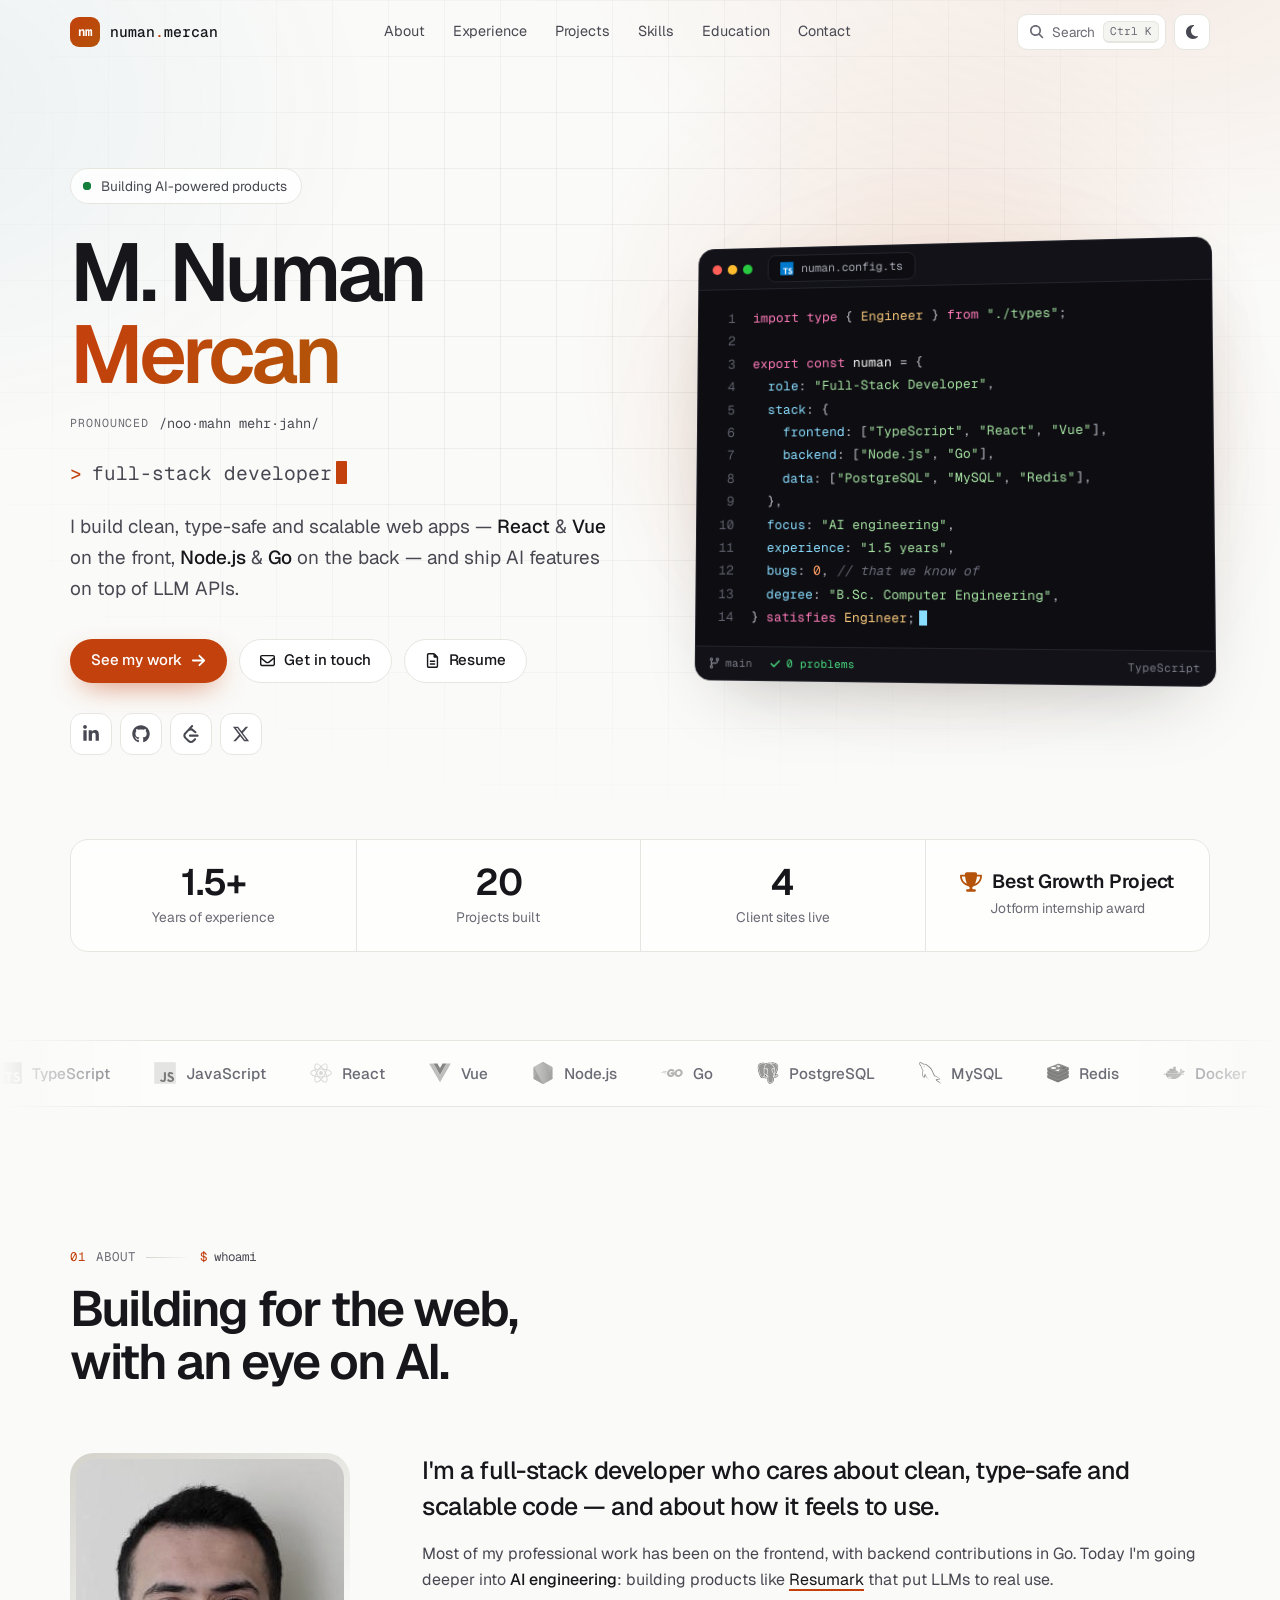
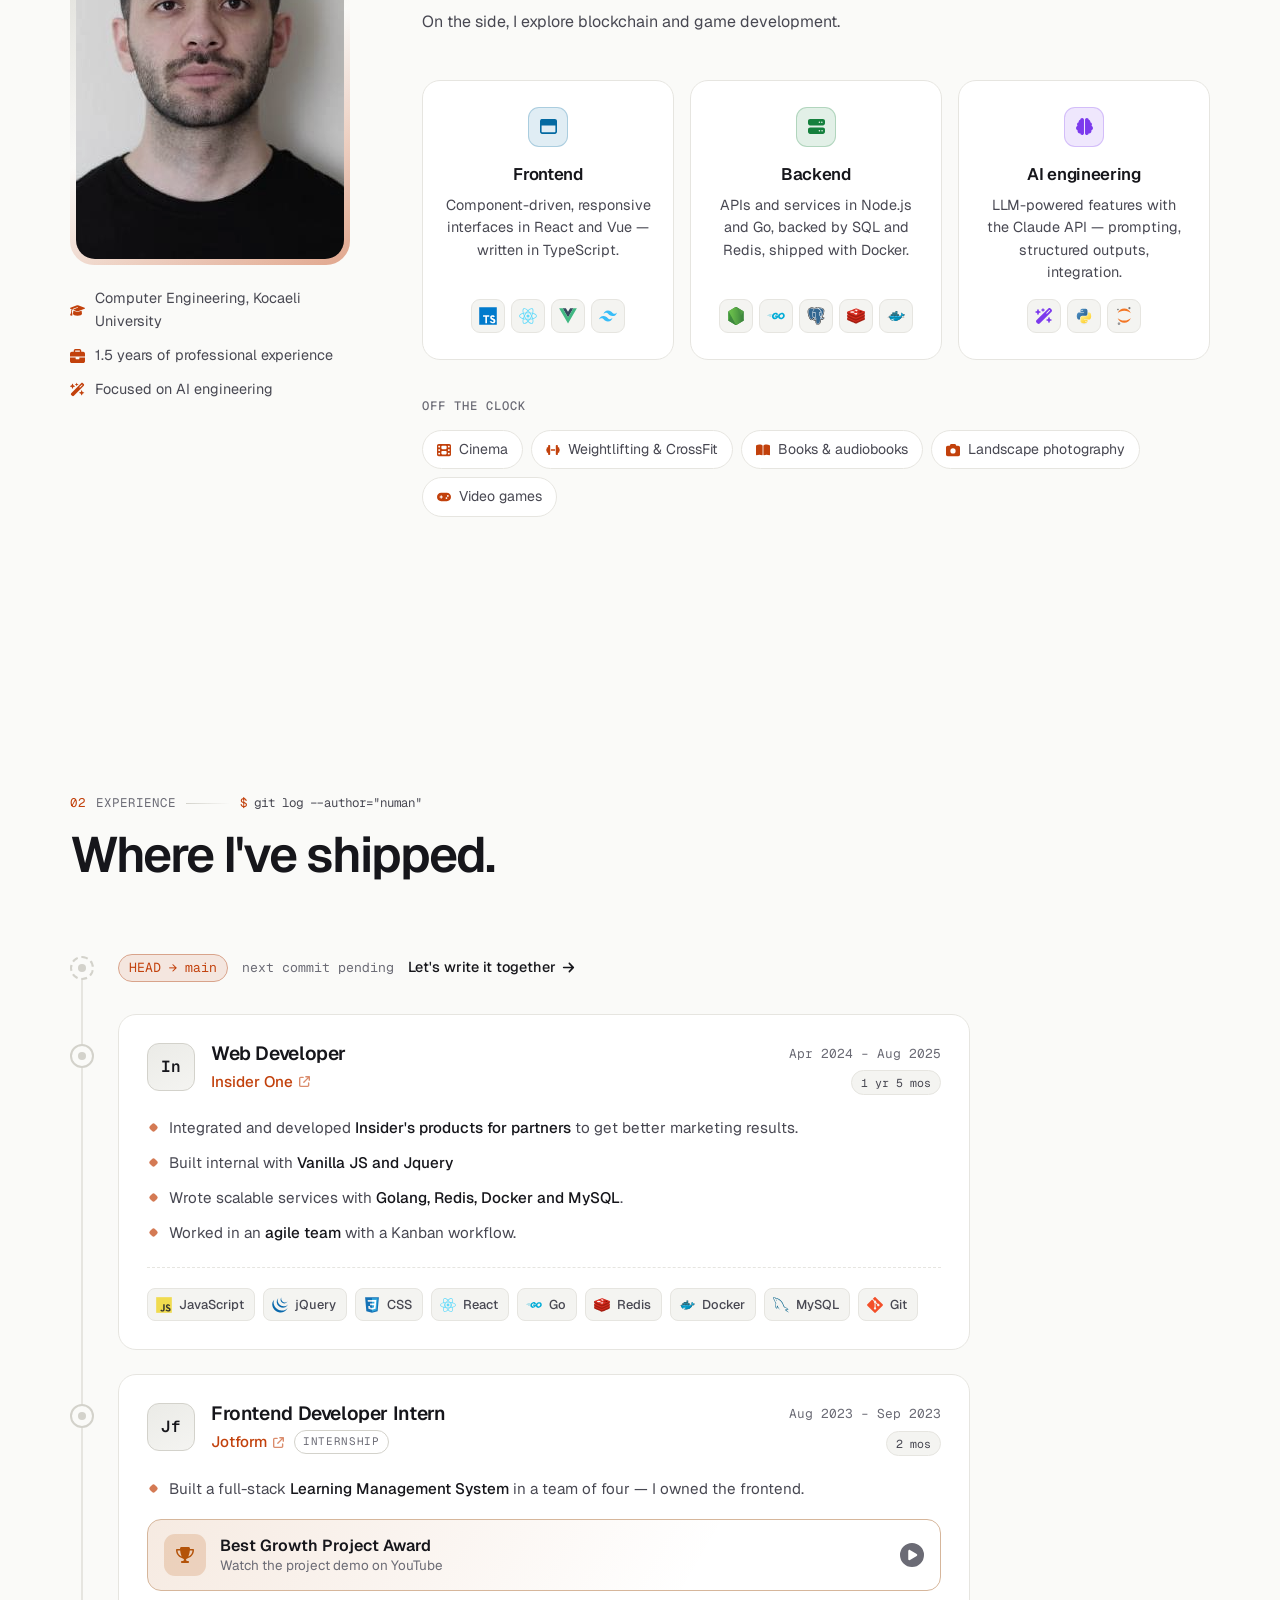
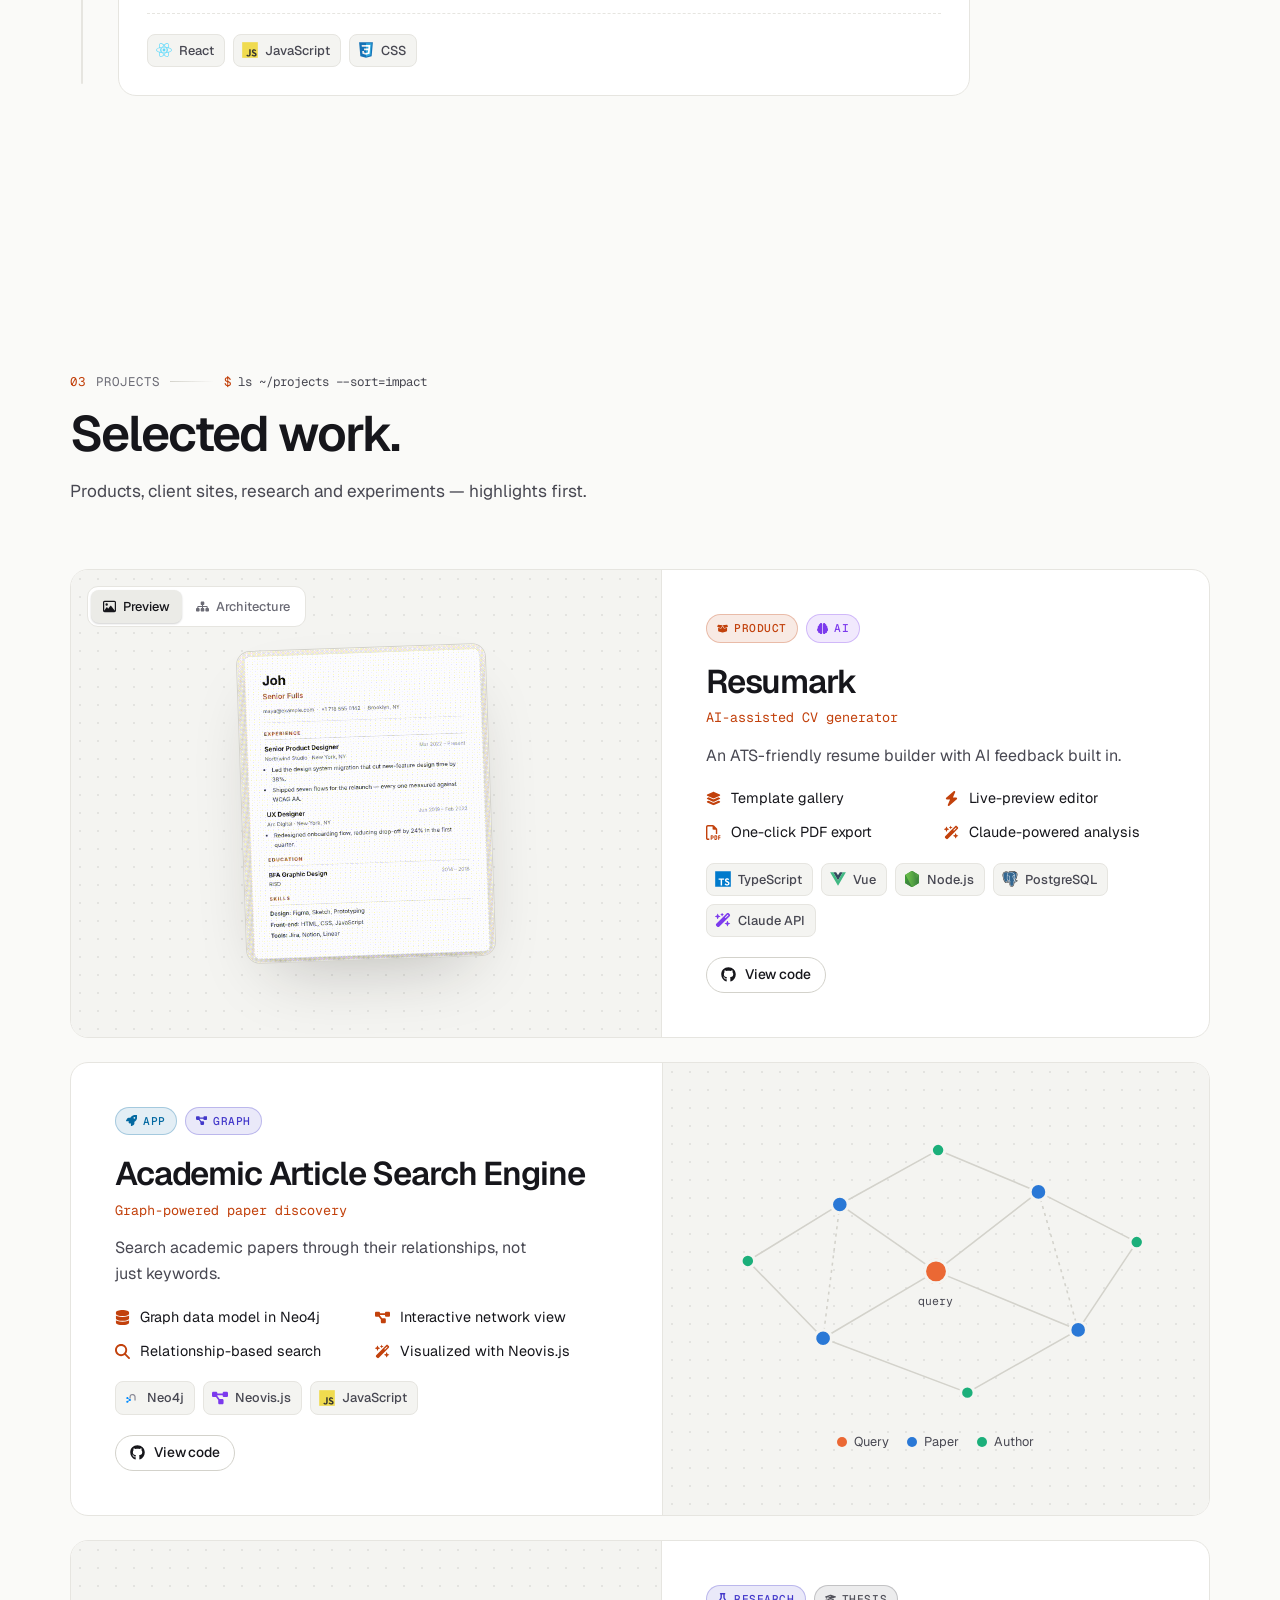
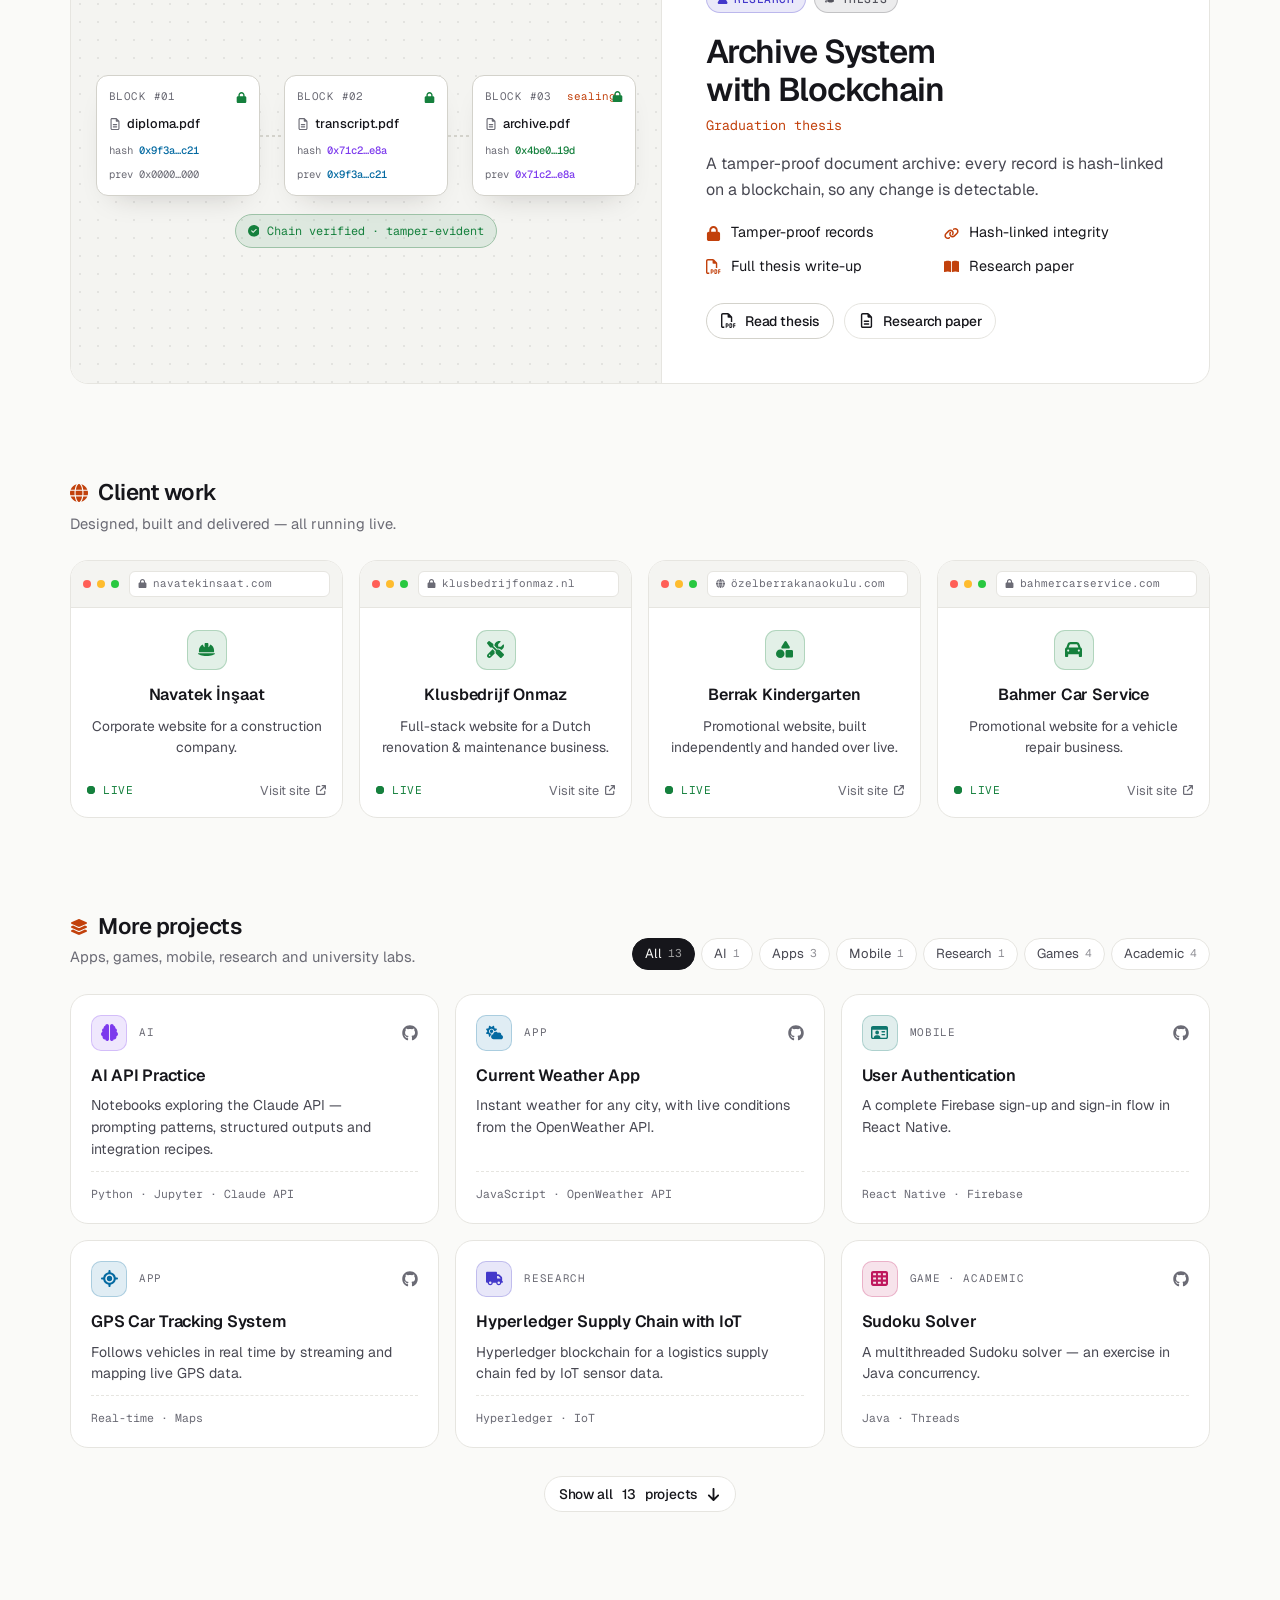
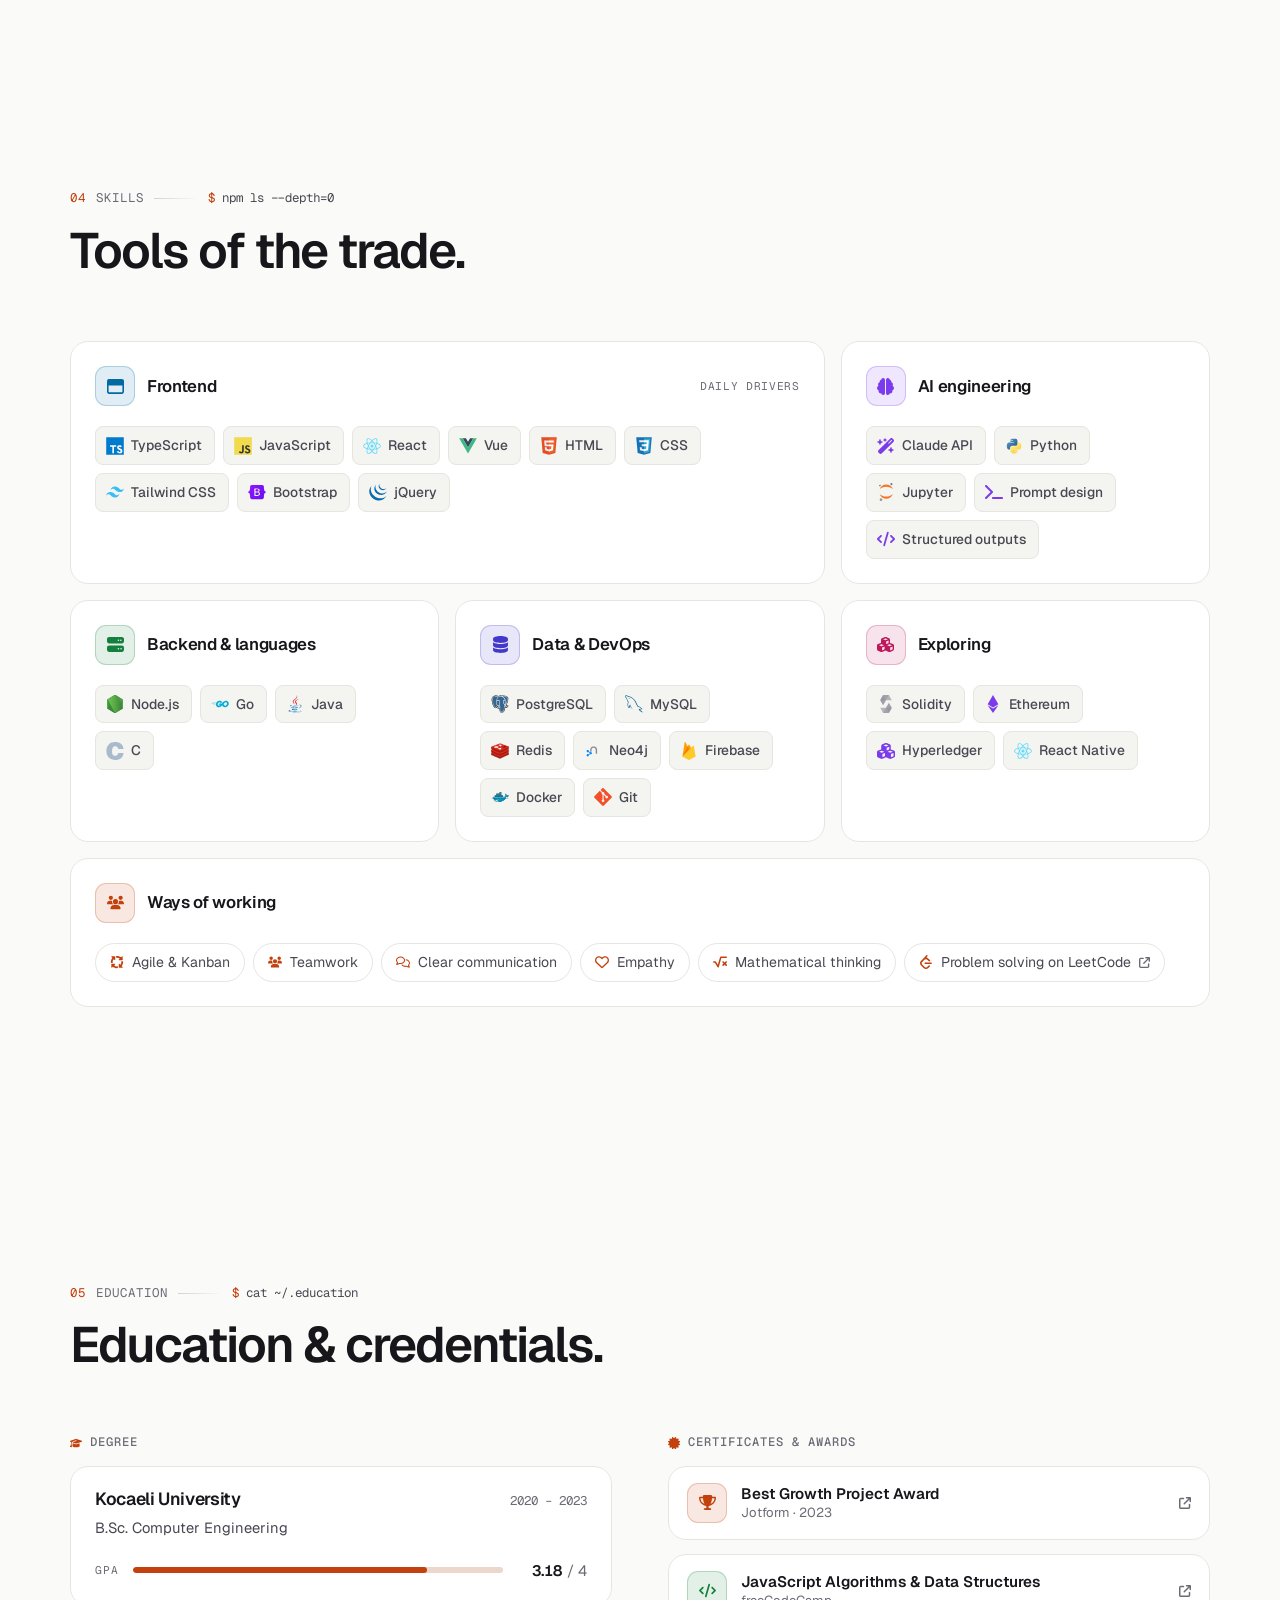
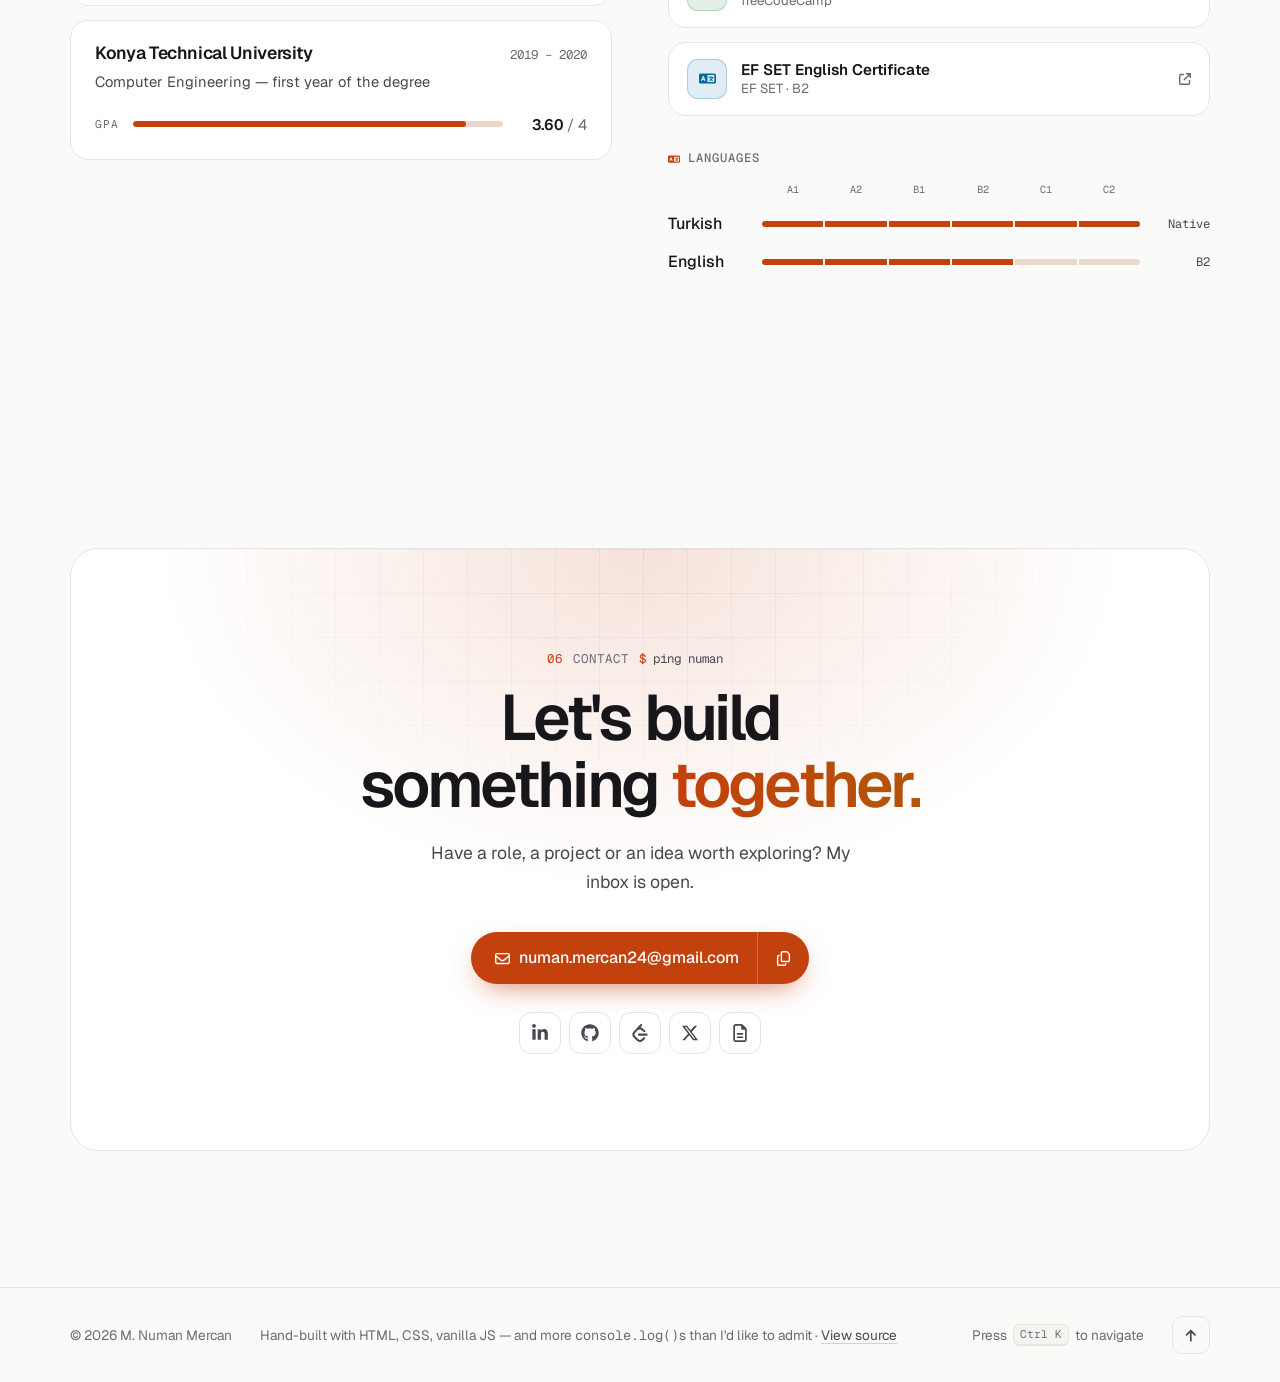
<file: index.html>
<!doctype html>
<html lang="en" data-theme="dark">
  <head>
    <meta charset="utf-8" />
    <meta name="viewport" content="width=device-width, initial-scale=1" />
    <title>M. Numan Mercan — Full-Stack Developer</title>
    <meta
      name="description"
      content="Full-stack developer building clean, type-safe and scalable web apps with TypeScript, React, Vue, Node.js and Go — with a growing focus on AI engineering."
    />
    <meta name="author" content="M. Numan Mercan" />
    <link rel="canonical" href="https://mnumanmercan.github.io/" />
    <meta name="theme-color" content="#09090c" />
    <meta name="color-scheme" content="dark light" />

    <!-- Social previews -->
    <meta property="og:type" content="website" />
    <meta property="og:url" content="https://mnumanmercan.github.io/" />
    <meta property="og:title" content="M. Numan Mercan — Full-Stack Developer" />
    <meta
      property="og:description"
      content="Clean, type-safe and scalable web apps — React & Vue, Node.js & Go, and AI-powered products."
    />
    <meta property="og:image" content="https://mnumanmercan.github.io/assets/img/MNM.jpg" />
    <meta name="twitter:card" content="summary" />
    <meta name="twitter:creator" content="@mnumanmercan" />

    <link rel="icon" type="image/x-icon" href="assets/img/favicon.ico" />

    <!-- Apply the saved (or system) theme before first paint — no flash -->
    <script>
      (function () {
        var root = document.documentElement;
        root.classList.add("js");
        try {
          var theme = localStorage.getItem("theme");
          if (theme !== "light" && theme !== "dark") {
            theme = matchMedia("(prefers-color-scheme: light)").matches ? "light" : "dark";
          }
          root.setAttribute("data-theme", theme);
        } catch (e) {}
      })();
    </script>

    <!-- Fonts -->
    <link rel="preconnect" href="https://fonts.googleapis.com" />
    <link rel="preconnect" href="https://fonts.gstatic.com" crossorigin />
    <link
      rel="stylesheet"
      href="https://fonts.googleapis.com/css2?family=Geist:wght@400..700&family=Geist+Mono:wght@400..600&display=swap"
    />

    <!-- Styles -->
    <link rel="stylesheet" href="css/base.css" />
    <link rel="stylesheet" href="css/components.css" />
    <link rel="stylesheet" href="css/sections.css" />

    <script src="js/main.js" defer></script>

    <script type="application/ld+json">
      {
        "@context": "https://schema.org",
        "@type": "Person",
        "name": "M. Numan Mercan",
        "jobTitle": "Full-Stack Developer",
        "url": "https://mnumanmercan.github.io/",
        "email": "mailto:numan.mercan24@gmail.com",
        "image": "https://mnumanmercan.github.io/assets/img/MNM.jpg",
        "alumniOf": [
          { "@type": "CollegeOrUniversity", "name": "Kocaeli University" },
          { "@type": "CollegeOrUniversity", "name": "Konya Technical University" }
        ],
        "knowsAbout": ["TypeScript", "React", "Vue", "Node.js", "Go", "AI engineering"],
        "sameAs": [
          "https://www.linkedin.com/in/mnmercan/",
          "https://github.com/mnumanmercan",
          "https://leetcode.com/u/MNMercan/",
          "https://x.com/mnumanmercan"
        ]
      }
    </script>
  </head>

  <body>
    <a class="skip-link" href="#main">Skip to content</a>
    <div class="progress" aria-hidden="true"><span class="progress-bar"></span></div>
    <div class="backdrop" aria-hidden="true"></div>

    <!-- ============================================================
         Header
         ============================================================ -->
    <header class="site-header" id="siteHeader">
      <div class="container header-inner">
        <a class="brand" href="#top" aria-label="M. Numan Mercan — back to top">
          <span class="brand-mark" aria-hidden="true">nm</span>
          <span class="brand-name" aria-hidden="true">numan<span class="brand-dot">.</span>mercan</span>
        </a>

        <nav class="nav" aria-label="Primary">
          <ul class="nav-list">
            <li><a class="nav-link" href="#about">About</a></li>
            <li><a class="nav-link" href="#experience">Experience</a></li>
            <li><a class="nav-link" href="#projects">Projects</a></li>
            <li><a class="nav-link" href="#skills">Skills</a></li>
            <li><a class="nav-link" href="#education">Education</a></li>
            <li><a class="nav-link" href="#contact">Contact</a></li>
          </ul>
          <span class="nav-indicator" aria-hidden="true"></span>
        </nav>

        <div class="header-actions">
          <button
            class="cmdk-trigger"
            type="button"
            data-cmdk-open
            aria-label="Open command menu"
            aria-keyshortcuts="Meta+K Control+K"
          >
            <svg class="i" aria-hidden="true"><use href="#i-search" /></svg>
            <span class="cmdk-trigger-label">Search</span>
            <kbd class="kbd" data-mod-key>⌘K</kbd>
          </button>
          <button class="icon-btn theme-toggle" id="themeToggle" type="button" aria-label="Switch theme">
            <svg class="i theme-icon-sun" aria-hidden="true"><use href="#i-sun" /></svg>
            <svg class="i theme-icon-moon" aria-hidden="true"><use href="#i-moon" /></svg>
          </button>
          <button
            class="icon-btn menu-toggle"
            id="menuToggle"
            type="button"
            aria-expanded="false"
            aria-controls="mobileMenu"
            aria-label="Open menu"
          >
            <span class="menu-icon" aria-hidden="true"><span></span><span></span></span>
          </button>
        </div>
      </div>

      <div class="mobile-menu" id="mobileMenu" hidden>
        <nav class="container" aria-label="Mobile">
          <ol class="mobile-nav">
            <li><a href="#about"><span class="mobile-nav-index">01</span>About</a></li>
            <li><a href="#experience"><span class="mobile-nav-index">02</span>Experience</a></li>
            <li><a href="#projects"><span class="mobile-nav-index">03</span>Projects</a></li>
            <li><a href="#skills"><span class="mobile-nav-index">04</span>Skills</a></li>
            <li><a href="#education"><span class="mobile-nav-index">05</span>Education</a></li>
            <li><a href="#contact"><span class="mobile-nav-index">06</span>Contact</a></li>
          </ol>
          <a
            class="btn btn-primary mobile-menu-cv"
            href="https://drive.google.com/file/d/1wAUmWbVVhMTdzxk95xocYGxkJTJGIRu2/view?usp=sharing"
            target="_blank"
            rel="noopener noreferrer"
          >
            <svg class="i" aria-hidden="true"><use href="#i-file" /></svg>
            View resume
          </a>
        </nav>
      </div>
    </header>

    <main id="main">
      <!-- ============================================================
           Hero
           ============================================================ -->
      <section class="hero" id="top" aria-labelledby="hero-title">
        <div class="hero-glow" aria-hidden="true"></div>

        <div class="container hero-grid">
          <div class="hero-copy">
            <p class="status-pill" data-reveal>
              <span class="pulse" aria-hidden="true"></span>
              Building AI-powered products
            </p>

            <h1 class="hero-title" id="hero-title" data-reveal>
              M. Numan <span class="text-gradient">Mercan</span>
            </h1>

            <!-- How to say it: the Turkish "c" in Mercan sounds like an English "j" -->
            <p class="name-say" data-reveal>
              <span class="name-say-label">pronounced</span>
              <span class="name-say-text">/noo·mahn mehr·jahn/</span>
              <!-- Button voice: the device's Turkish voice (a male one when available).
                   For your own recording, save it as assets/audio/numan-mercan.m4a and
                   add data-audio="assets/audio/numan-mercan.m4a" to this button. -->
              <button class="name-say-play" id="sayName" type="button" data-tip="Hear it" aria-label="Hear how to pronounce Numan Mercan" hidden>
                <svg class="i" aria-hidden="true"><use href="#i-volume" /></svg>
              </button>
            </p>

            <p class="hero-role" data-reveal>
              <span class="hero-role-prompt" aria-hidden="true">&gt;</span>
              <span class="sr-only">Full-stack developer, frontend engineer and AI engineer.</span>
              <span
                class="typed"
                aria-hidden="true"
                data-typed='["full-stack developer", "frontend engineer", "AI engineer", "coffee → code compiler"]'
                >full-stack developer</span
              ><span class="caret" aria-hidden="true"></span>
            </p>

            <p class="hero-lead" data-reveal>
              I build clean, type-safe and scalable web apps —
              <strong>React</strong> &amp; <strong>Vue</strong> on the front,
              <strong>Node.js</strong> &amp; <strong>Go</strong> on the back — and
              ship AI features on top of LLM APIs.
            </p>

            <div class="hero-cta" data-reveal>
              <a class="btn btn-primary" href="#projects">
                See my work
                <svg class="i i-nudge" aria-hidden="true"><use href="#i-arrow-right" /></svg>
              </a>
              <a class="btn btn-ghost" href="#contact">
                <svg class="i" aria-hidden="true"><use href="#i-mail" /></svg>
                Get in touch
              </a>
              <a
                class="btn btn-ghost"
                data-link="resume"
                href="https://drive.google.com/file/d/1wAUmWbVVhMTdzxk95xocYGxkJTJGIRu2/view?usp=sharing"
                target="_blank"
                rel="noopener noreferrer"
                aria-label="Resume (opens Google Drive)"
              >
                <svg class="i" aria-hidden="true"><use href="#i-file" /></svg>
                Resume
              </a>
            </div>

            <ul class="socials" data-reveal aria-label="Profiles">
              <li>
                <a class="social" data-link="linkedin" data-tip="LinkedIn" href="https://www.linkedin.com/in/mnmercan/" target="_blank" rel="noopener noreferrer" aria-label="LinkedIn">
                  <svg class="i" aria-hidden="true"><use href="#i-linkedin" /></svg>
                </a>
              </li>
              <li>
                <a class="social" data-link="github" data-tip="GitHub" href="https://github.com/mnumanmercan" target="_blank" rel="noopener noreferrer" aria-label="GitHub">
                  <svg class="i" aria-hidden="true"><use href="#i-github" /></svg>
                </a>
              </li>
              <li>
                <a class="social" data-link="leetcode" data-tip="LeetCode" href="https://leetcode.com/u/MNMercan/" target="_blank" rel="noopener noreferrer" aria-label="LeetCode">
                  <svg class="i" aria-hidden="true"><use href="#i-leetcode" /></svg>
                </a>
              </li>
              <li>
                <a class="social" data-link="x" data-tip="X / Twitter" href="https://x.com/mnumanmercan" target="_blank" rel="noopener noreferrer" aria-label="X (Twitter)">
                  <svg class="i" aria-hidden="true"><use href="#i-x" /></svg>
                </a>
              </li>
            </ul>
          </div>

          <div class="hero-visual" data-reveal>
            <figure class="code-window" aria-label="Profile summary written as a TypeScript object">
              <div class="window-bar">
                <span class="window-dots" aria-hidden="true"><i></i><i></i><i></i></span>
                <span class="window-tab">
                  <img src="assets/icons/tech/typescript.svg" alt="" width="14" height="14" />
                  numan.config.ts
                </span>
              </div>
<pre class="code"><code><span class="line"><span class="tk-k">import type</span> { <span class="tk-t">Engineer</span> } <span class="tk-k">from</span> <span class="tk-s">"./types"</span>;</span>
<span class="line"> </span>
<span class="line"><span class="tk-k">export const</span> <span class="tk-v">numan</span> = {</span>
<span class="line">  <span class="tk-p">role</span>: <span class="tk-s">"Full-Stack Developer"</span>,</span>
<span class="line">  <span class="tk-p">stack</span>: {</span>
<span class="line">    <span class="tk-p">frontend</span>: [<span class="tk-s">"TypeScript"</span>, <span class="tk-s">"React"</span>, <span class="tk-s">"Vue"</span>],</span>
<span class="line">    <span class="tk-p">backend</span>: [<span class="tk-s">"Node.js"</span>, <span class="tk-s">"Go"</span>],</span>
<span class="line">    <span class="tk-p">data</span>: [<span class="tk-s">"PostgreSQL"</span>, <span class="tk-s">"MySQL"</span>, <span class="tk-s">"Redis"</span>],</span>
<span class="line">  },</span>
<span class="line">  <span class="tk-p">focus</span>: <span class="tk-s">"AI engineering"</span>,</span>
<span class="line">  <span class="tk-p">experience</span>: <span class="tk-s">"1.5 years"</span>,</span>
<span class="line">  <span class="tk-p">bugs</span>: <span class="tk-n">0</span>, <span class="tk-c">// that we know of</span></span>
<span class="line">  <span class="tk-p">degree</span>: <span class="tk-s">"B.Sc. Computer Engineering"</span>,</span>
<span class="line">} <span class="tk-k">satisfies</span> <span class="tk-t">Engineer</span>;<span class="code-caret" aria-hidden="true"></span></span></code></pre>
              <div class="window-status" aria-hidden="true">
                <span><svg class="i" aria-hidden="true"><use href="#i-branch" /></svg> main</span>
                <span class="window-status-ok"><svg class="i" aria-hidden="true"><use href="#i-check" /></svg> 0 problems</span>
                <span class="window-status-lang">TypeScript</span>
              </div>
            </figure>
          </div>
        </div>

        <div class="container">
          <dl class="stats" data-reveal>
            <div class="stat">
              <dt>Years of experience</dt>
              <dd><span data-count="1.5" data-decimals="1">1.5</span>+</dd>
            </div>
            <div class="stat">
              <dt>Projects built</dt>
              <dd><span data-count="20" data-count-source="[data-project]">20</span></dd>
            </div>
            <div class="stat">
              <dt>Client sites live</dt>
              <dd><span data-count="4" data-count-source="[data-client]">4</span></dd>
            </div>
            <div class="stat stat--award">
              <dt>Jotform internship award</dt>
              <dd>
                <svg class="i" aria-hidden="true"><use href="#i-trophy" /></svg>
                Best Growth Project
              </dd>
            </div>
          </dl>
        </div>
      </section>

      <!-- Tech marquee (the list is duplicated by JS for a seamless loop) -->
      <div class="marquee" aria-label="Technologies I work with">
        <div class="marquee-track">
          <ul class="marquee-list">
            <li><img src="assets/icons/tech/typescript.svg" alt="" width="22" height="22" />TypeScript</li>
            <li><img src="assets/icons/tech/javascript.svg" alt="" width="22" height="22" />JavaScript</li>
            <li><img src="assets/icons/tech/react.svg" alt="" width="22" height="22" />React</li>
            <li><img src="assets/icons/tech/vuejs.svg" alt="" width="22" height="22" />Vue</li>
            <li><img src="assets/icons/tech/nodejs.svg" alt="" width="22" height="22" />Node.js</li>
            <li><img src="assets/icons/tech/go.svg" alt="" width="22" height="22" />Go</li>
            <li><img src="assets/icons/tech/postgresql.svg" alt="" width="22" height="22" />PostgreSQL</li>
            <li><img src="assets/icons/tech/mysql.svg" alt="" width="22" height="22" />MySQL</li>
            <li><img src="assets/icons/tech/redis.svg" alt="" width="22" height="22" />Redis</li>
            <li><img src="assets/icons/tech/docker.svg" alt="" width="22" height="22" />Docker</li>
            <li><img src="assets/icons/tech/tailwindcss.svg" alt="" width="22" height="22" />Tailwind CSS</li>
            <li><img src="assets/icons/tech/python.svg" alt="" width="22" height="22" />Python</li>
            <li><img src="assets/icons/tech/neo4j.svg" alt="" width="22" height="22" />Neo4j</li>
            <li><img src="assets/icons/tech/git.svg" alt="" width="22" height="22" />Git</li>
          </ul>
        </div>
      </div>

      <!-- ============================================================
           01 · About
           ============================================================ -->
      <section class="section" id="about" aria-labelledby="about-title">
        <div class="container">
          <header class="section-head" data-reveal>
            <p class="eyebrow"><span class="eyebrow-index">01</span>About<span class="eyebrow-cmd" aria-hidden="true"><span class="eyebrow-prompt">$</span> <span class="eyebrow-cmd-text">whoami</span></span></p>
            <h2 class="section-title" id="about-title">Building for the web, with an eye on&nbsp;AI.</h2>
          </header>

          <div class="about-grid">
            <aside class="about-aside" data-reveal>
              <div class="photo-frame">
                <img src="assets/img/MNM.jpg" alt="Portrait of M. Numan Mercan" width="400" height="400" loading="lazy" decoding="async" />
              </div>
              <ul class="facts">
                <li>
                  <svg class="i" aria-hidden="true"><use href="#i-graduation" /></svg>
                  Computer Engineering, Kocaeli University
                </li>
                <li>
                  <svg class="i" aria-hidden="true"><use href="#i-briefcase" /></svg>
                  1.5 years of professional experience
                </li>
                <li>
                  <svg class="i" aria-hidden="true"><use href="#i-sparkles" /></svg>
                  Focused on AI engineering
                </li>
              </ul>
            </aside>

            <div class="about-body">
              <div class="prose" data-reveal>
                <p class="prose-lead">
                  I'm a full-stack developer who cares about clean, type-safe
                  and scalable code — and about how it feels to use.
                </p>
                <p>
                  Most of my professional work has been on the frontend, with
                  backend contributions in Go. Today I'm going deeper into
                  <strong>AI engineering</strong>: building products like
                  <a href="#projects">Resumark</a> that put LLMs to real use.
                </p>
                <p>On the side, I explore blockchain and game development.</p>
              </div>

              <ul class="capabilities">
                <li class="cap card" data-cat="app" data-spotlight data-reveal>
                  <span class="cap-icon" aria-hidden="true">
                    <svg class="i"><use href="#i-window" /></svg>
                  </span>
                  <h3 class="cap-title">Frontend</h3>
                  <p class="cap-text">Component-driven, responsive interfaces in React and Vue — written in TypeScript.</p>
                  <ul class="logo-row" aria-label="Frontend stack">
                    <li data-tip="TypeScript"><img src="assets/icons/tech/typescript.svg" alt="TypeScript" width="18" height="18" loading="lazy" /></li>
                    <li data-tip="React"><img src="assets/icons/tech/react.svg" alt="React" width="18" height="18" loading="lazy" /></li>
                    <li data-tip="Vue"><img src="assets/icons/tech/vuejs.svg" alt="Vue" width="18" height="18" loading="lazy" /></li>
                    <li data-tip="Tailwind CSS"><img src="assets/icons/tech/tailwindcss.svg" alt="Tailwind CSS" width="18" height="18" loading="lazy" /></li>
                  </ul>
                </li>
                <li class="cap card" data-cat="web" data-spotlight data-reveal>
                  <span class="cap-icon" aria-hidden="true">
                    <svg class="i"><use href="#i-server" /></svg>
                  </span>
                  <h3 class="cap-title">Backend</h3>
                  <p class="cap-text">APIs and services in Node.js and Go, backed by SQL and Redis, shipped with Docker.</p>
                  <ul class="logo-row" aria-label="Backend stack">
                    <li data-tip="Node.js"><img src="assets/icons/tech/nodejs.svg" alt="Node.js" width="18" height="18" loading="lazy" /></li>
                    <li data-tip="Go"><img src="assets/icons/tech/go.svg" alt="Go" width="18" height="18" loading="lazy" /></li>
                    <li data-tip="PostgreSQL"><img src="assets/icons/tech/postgresql.svg" alt="PostgreSQL" width="18" height="18" loading="lazy" /></li>
                    <li data-tip="Redis"><img src="assets/icons/tech/redis.svg" alt="Redis" width="18" height="18" loading="lazy" /></li>
                    <li data-tip="Docker"><img src="assets/icons/tech/docker.svg" alt="Docker" width="18" height="18" loading="lazy" /></li>
                  </ul>
                </li>
                <li class="cap card" data-cat="ai" data-spotlight data-reveal>
                  <span class="cap-icon" aria-hidden="true">
                    <svg class="i"><use href="#i-brain" /></svg>
                  </span>
                  <h3 class="cap-title">AI engineering</h3>
                  <p class="cap-text">LLM-powered features with the Claude API — prompting, structured outputs, integration.</p>
                  <ul class="logo-row" aria-label="AI stack">
                    <li data-tip="Claude API"><svg class="i" role="img" aria-label="Claude API"><use href="#i-sparkles" /></svg></li>
                    <li data-tip="Python"><img src="assets/icons/tech/python.svg" alt="Python" width="18" height="18" loading="lazy" /></li>
                    <li data-tip="Jupyter"><img src="assets/icons/tech/jupyter.svg" alt="Jupyter" width="18" height="18" loading="lazy" /></li>
                  </ul>
                </li>
              </ul>

              <div class="interests" data-reveal>
                <h3 class="mini-title">Off the clock</h3>
                <ul class="chip-list">
                  <li class="chip"><svg class="i" aria-hidden="true"><use href="#i-film" /></svg>Cinema</li>
                  <li class="chip"><svg class="i" aria-hidden="true"><use href="#i-dumbbell" /></svg>Weightlifting &amp; CrossFit</li>
                  <li class="chip"><svg class="i" aria-hidden="true"><use href="#i-book" /></svg>Books &amp; audiobooks</li>
                  <li class="chip"><svg class="i" aria-hidden="true"><use href="#i-camera" /></svg>Landscape photography</li>
                  <li class="chip" tabindex="0" data-tip="Ori · The Last of Us · Crysis · Battlefield 1 · Call of Duty · CS:GO">
                    <svg class="i" aria-hidden="true"><use href="#i-gamepad" /></svg>Video games
                    <span class="sr-only">— favourites: Ori, The Last of Us, Crysis, Battlefield 1, Call of Duty and CS:GO</span>
                  </li>
                </ul>
              </div>
            </div>
          </div>
        </div>
      </section>

      <!-- ============================================================
           02 · Experience
           ============================================================ -->
      <section class="section" id="experience" aria-labelledby="experience-title">
        <div class="container">
          <header class="section-head" data-reveal>
            <p class="eyebrow"><span class="eyebrow-index">02</span>Experience<span class="eyebrow-cmd" aria-hidden="true"><span class="eyebrow-prompt">$</span> <span class="eyebrow-cmd-text">git log --author="numan"</span></span></p>
            <h2 class="section-title" id="experience-title">Where I've shipped.</h2>
          </header>

          <ol class="timeline" id="timeline">
            <li class="tl-item tl-head" data-reveal>
              <span class="tl-node tl-node--head" aria-hidden="true"></span>
              <p class="tl-head-text">
                <span class="tl-head-ref">HEAD → main</span>
                <span class="tl-head-msg">next commit pending<span class="tl-head-dots" aria-hidden="true"></span></span>
                <a class="tl-head-link" href="#contact">
                  Let's write it together
                  <svg class="i" aria-hidden="true"><use href="#i-arrow-right" /></svg>
                </a>
              </p>
            </li>
            <li class="tl-item" data-reveal>
              <span class="tl-node" aria-hidden="true"></span>
              <article class="xp card" data-spotlight>
                <header class="xp-head">
                  <span class="xp-logo" aria-hidden="true">In</span>
                  <div>
                    <h3 class="xp-role">Web Developer</h3>
                    <p class="xp-company">
                      <a href="https://www.linkedin.com/company/insiderone/" target="_blank" rel="noopener noreferrer">
                        Insider One
                        <svg class="i" aria-hidden="true"><use href="#i-external" /></svg>
                      </a>
                    </p>
                  </div>
                  <p class="xp-when">
                    <span><time datetime="2024-04">Apr 2024</time> – <time datetime="2025-08">Aug 2025</time></span>
                    <span class="xp-duration">1 yr 5 mos</span>
                  </p>
                </header>
                <ul class="xp-points">
                  <li>Integrated and developed <strong>Insider's products for partners</strong> to get better marketing results.</li>
                  <li>Built internal with <strong>Vanilla JS and Jquery</strong>  </li>
                  <li>Wrote scalable services with <strong> Golang, Redis, Docker and MySQL</strong>.</li>
                  <li>Worked in an <strong>agile team</strong> with a Kanban workflow.</li>
                </ul>
                <ul class="tech-list" aria-label="Technologies used at Insider">
                  <li class="tech"><img src="assets/icons/tech/javascript.svg" alt="" width="16" height="16" loading="lazy" />JavaScript</li>
                  <li class="tech"><img src="assets/icons/tech/jquery.svg" alt="" width="16" height="16" loading="lazy" />jQuery</li>
                  <li class="tech"><img src="assets/icons/tech/css3.svg" alt="" width="16" height="16" loading="lazy" />CSS</li>
                  <li class="tech"><img src="assets/icons/tech/react.svg" alt="" width="16" height="16" loading="lazy" />React</li>
                  <li class="tech"><img src="assets/icons/tech/go.svg" alt="" width="16" height="16" loading="lazy" />Go</li>
                  <li class="tech"><img src="assets/icons/tech/redis.svg" alt="" width="16" height="16" loading="lazy" />Redis</li>
                  <li class="tech"><img src="assets/icons/tech/docker.svg" alt="" width="16" height="16" loading="lazy" />Docker</li>
                  <li class="tech"><img src="assets/icons/tech/mysql.svg" alt="" width="16" height="16" loading="lazy" />MySQL</li>
                  <li class="tech"><img src="assets/icons/tech/git.svg" alt="" width="16" height="16" loading="lazy" />Git</li>
                </ul>
              </article>
            </li>

            <li class="tl-item" data-reveal>
              <span class="tl-node" aria-hidden="true"></span>
              <article class="xp card" data-spotlight>
                <header class="xp-head">
                  <span class="xp-logo" aria-hidden="true">Jf</span>
                  <div>
                    <h3 class="xp-role">Frontend Developer Intern</h3>
                    <p class="xp-company">
                      <a href="https://www.linkedin.com/company/jotform/" target="_blank" rel="noopener noreferrer">
                        Jotform
                        <svg class="i" aria-hidden="true"><use href="#i-external" /></svg>
                      </a>
                      <span class="badge">Internship</span>
                    </p>
                  </div>
                  <p class="xp-when">
                    <span><time datetime="2023-08">Aug 2023</time> – <time datetime="2023-09">Sep 2023</time></span>
                    <span class="xp-duration">2 mos</span>
                  </p>
                </header>
                <ul class="xp-points">
                  <li>Built a full-stack <strong>Learning Management System</strong> in a team of four — I owned the frontend.</li>
                </ul>
                <a class="award" href="https://www.youtube.com/watch?v=4mUhRrMaXIA&amp;ab_channel=Numan" target="_blank" rel="noopener noreferrer">
                  <span class="award-icon" aria-hidden="true">
                    <svg class="i"><use href="#i-trophy" /></svg>
                  </span>
                  <span class="award-text">
                    <strong>Best Growth Project Award</strong>
                    <span>Watch the project demo on YouTube</span>
                  </span>
                  <svg class="i award-play" aria-hidden="true"><use href="#i-play" /></svg>
                </a>
                <ul class="tech-list" aria-label="Technologies used at Jotform">
                  <li class="tech"><img src="assets/icons/tech/react.svg" alt="" width="16" height="16" loading="lazy" />React</li>
                  <li class="tech"><img src="assets/icons/tech/javascript.svg" alt="" width="16" height="16" loading="lazy" />JavaScript</li>
                  <li class="tech"><img src="assets/icons/tech/css3.svg" alt="" width="16" height="16" loading="lazy" />CSS</li>
                </ul>
              </article>
            </li>
          </ol>
        </div>
      </section>

      <!-- ============================================================
           03 · Projects
           ============================================================ -->
      <section class="section" id="projects" aria-labelledby="projects-title">
        <div class="container">
          <header class="section-head" data-reveal>
            <p class="eyebrow"><span class="eyebrow-index">03</span>Projects<span class="eyebrow-cmd" aria-hidden="true"><span class="eyebrow-prompt">$</span> <span class="eyebrow-cmd-text">ls ~/projects --sort=impact</span></span></p>
            <h2 class="section-title" id="projects-title">Selected work.</h2>
            <p class="section-lead">Products, client sites, research and experiments — highlights first.</p>
          </header>

          <!-- Featured ------------------------------------------------ -->
          <div class="featured">
            <!-- Resumark -->
            <article class="feature card" data-project data-spotlight data-reveal>
              <div class="feature-visual">
                <div class="tabs" role="tablist" aria-label="Resumark views">
                  <button class="tab" type="button" role="tab" id="rm-tab-preview" aria-controls="rm-panel-preview" aria-selected="true">
                    <svg class="i" aria-hidden="true"><use href="#i-image" /></svg>Preview
                  </button>
                  <button class="tab" type="button" role="tab" id="rm-tab-arch" aria-controls="rm-panel-arch" aria-selected="false" tabindex="-1">
                    <svg class="i" aria-hidden="true"><use href="#i-sitemap" /></svg>Architecture
                  </button>
                </div>

                <div class="tab-panel" role="tabpanel" id="rm-panel-preview" aria-labelledby="rm-tab-preview">
                  <div class="shot">
                    <img src="assets/img/cv-gif.webp" alt="Resumark editor: a resume updating in the live preview" width="394" height="494" loading="lazy" decoding="async" />
                  </div>
                </div>

                <div class="tab-panel" role="tabpanel" id="rm-panel-arch" aria-labelledby="rm-tab-arch">
                  <div
                    class="arch"
                    role="img"
                    aria-label="Architecture: a Vue and TypeScript client calls a Node.js API, which stores data in PostgreSQL and sends resume summaries to the Claude API for analysis."
                  >
                    <div class="arch-node arch-client">
                      <span class="arch-kind">Client</span>
                      <span class="arch-name"><img src="assets/icons/tech/vuejs.svg" alt="" width="16" height="16" />Vue + TS</span>
                      <span class="arch-note">Editor &amp; live preview</span>
                    </div>
                    <div class="arch-link arch-link--v arch-l1"><span class="arch-label">HTTP</span></div>
                    <div class="arch-node arch-api">
                      <span class="arch-kind">Server</span>
                      <span class="arch-name"><img src="assets/icons/tech/nodejs.svg" alt="" width="16" height="16" />Node.js</span>
                      <span class="arch-note">TypeScript API</span>
                    </div>
                    <div class="arch-link arch-link--v arch-l2"><span class="arch-label">prompt</span></div>
                    <div class="arch-node arch-node--ai arch-ai">
                      <span class="arch-kind">AI</span>
                      <span class="arch-name"><svg class="i" aria-hidden="true"><use href="#i-sparkles" /></svg>Claude API</span>
                      <span class="arch-note">Summary analysis</span>
                    </div>
                    <div class="arch-link arch-link--v arch-l3"><span class="arch-label">SQL</span></div>
                    <div class="arch-node arch-db">
                      <span class="arch-kind">Database</span>
                      <span class="arch-name"><img src="assets/icons/tech/postgresql.svg" alt="" width="16" height="16" />PostgreSQL</span>
                      <span class="arch-note">Persistent data</span>
                    </div>
                  </div>
                </div>
              </div>

              <div class="feature-body">
                <div class="feature-tags">
                  <span class="tag" data-cat="product"><svg class="i" aria-hidden="true"><use href="#i-box" /></svg>Product</span>
                  <span class="tag" data-cat="ai"><svg class="i" aria-hidden="true"><use href="#i-brain" /></svg>AI</span>
                </div>
                <h3 class="feature-title">Resumark</h3>
                <p class="feature-sub">AI-assisted CV generator</p>
                <p class="feature-desc">An ATS-friendly resume builder with AI feedback built in.</p>
                <ul class="feature-points">
                  <li><svg class="i" aria-hidden="true"><use href="#i-layers" /></svg>Template gallery</li>
                  <li><svg class="i" aria-hidden="true"><use href="#i-bolt" /></svg>Live-preview editor</li>
                  <li><svg class="i" aria-hidden="true"><use href="#i-file-pdf" /></svg>One-click PDF export</li>
                  <li><svg class="i" aria-hidden="true"><use href="#i-sparkles" /></svg>Claude-powered analysis</li>
                </ul>
                <ul class="tech-list" aria-label="Resumark stack">
                  <li class="tech"><img src="assets/icons/tech/typescript.svg" alt="" width="16" height="16" loading="lazy" />TypeScript</li>
                  <li class="tech"><img src="assets/icons/tech/vuejs.svg" alt="" width="16" height="16" loading="lazy" />Vue</li>
                  <li class="tech"><img src="assets/icons/tech/nodejs.svg" alt="" width="16" height="16" loading="lazy" />Node.js</li>
                  <li class="tech"><img src="assets/icons/tech/postgresql.svg" alt="" width="16" height="16" loading="lazy" />PostgreSQL</li>
                  <li class="tech"><svg class="i" aria-hidden="true"><use href="#i-sparkles" /></svg>Claude API</li>
                </ul>
                <div class="feature-links">
                  <a class="btn btn-sm btn-outline" href="https://github.com/mnumanmercan/CV-generate" target="_blank" rel="noopener noreferrer">
                    <svg class="i" aria-hidden="true"><use href="#i-github" /></svg>
                    View code
                  </a>
                </div>
              </div>
            </article>

            <!-- Academic Article Search Engine -->
            <article class="feature card" data-project data-spotlight data-reveal>
              <div class="feature-visual">
                <figure class="graph-figure">
                  <svg class="graph" viewBox="0 0 440 280" role="img" aria-labelledby="graph-desc">
                    <desc id="graph-desc">
                      A search query node connected to papers, which link to their
                      authors and to each other. A highlighted path traverses from the
                      query to a paper, its author, a related paper and that paper's
                      author.
                    </desc>
                    <g class="edges">
                      <line x1="220" y1="140" x2="128" y2="76" />
                      <line x1="220" y1="140" x2="318" y2="64" />
                      <line x1="220" y1="140" x2="356" y2="196" />
                      <line x1="220" y1="140" x2="112" y2="204" />
                      <line x1="128" y1="76" x2="40" y2="130" />
                      <line x1="128" y1="76" x2="222" y2="24" />
                      <line x1="318" y1="64" x2="222" y2="24" />
                      <line x1="318" y1="64" x2="412" y2="112" />
                      <line x1="356" y1="196" x2="412" y2="112" />
                      <line x1="356" y1="196" x2="250" y2="256" />
                      <line x1="112" y1="204" x2="40" y2="130" />
                      <line x1="112" y1="204" x2="250" y2="256" />
                      <line x1="128" y1="76" x2="112" y2="204" class="edge-cite" />
                      <line x1="318" y1="64" x2="356" y2="196" class="edge-cite" />
                    </g>
                    <g class="trail">
                      <line x1="220" y1="140" x2="318" y2="64" pathLength="1" style="--d: 0s" />
                      <line x1="318" y1="64" x2="412" y2="112" pathLength="1" style="--d: 0.45s" />
                      <line x1="412" y1="112" x2="356" y2="196" pathLength="1" style="--d: 0.9s" />
                      <line x1="356" y1="196" x2="250" y2="256" pathLength="1" style="--d: 1.35s" />
                    </g>
                    <g class="nodes">
                      <circle class="node node--paper" cx="128" cy="76" r="8" />
                      <circle class="node node--paper is-hit" cx="318" cy="64" r="8" style="--d: 0.35s" />
                      <circle class="node node--paper is-hit" cx="356" cy="196" r="8" style="--d: 1.25s" />
                      <circle class="node node--paper" cx="112" cy="204" r="8" />
                      <circle class="node node--author" cx="40" cy="130" r="6.5" />
                      <circle class="node node--author" cx="222" cy="24" r="6.5" />
                      <circle class="node node--author is-hit" cx="412" cy="112" r="6.5" style="--d: 0.8s" />
                      <circle class="node node--author is-hit" cx="250" cy="256" r="6.5" style="--d: 1.7s" />
                      <circle class="query-ring" cx="220" cy="140" r="11" />
                      <circle class="node node--query" cx="220" cy="140" r="11" />
                    </g>
                    <text class="graph-label" x="220" y="172" text-anchor="middle">query</text>
                  </svg>
                  <figcaption>
                    <ul class="graph-legend">
                      <li><span class="swatch swatch--query" aria-hidden="true"></span>Query</li>
                      <li><span class="swatch swatch--paper" aria-hidden="true"></span>Paper</li>
                      <li><span class="swatch swatch--author" aria-hidden="true"></span>Author</li>
                    </ul>
                  </figcaption>
                </figure>
              </div>

              <div class="feature-body">
                <div class="feature-tags">
                  <span class="tag" data-cat="app"><svg class="i" aria-hidden="true"><use href="#i-rocket" /></svg>App</span>
                  <span class="tag" data-cat="research"><svg class="i" aria-hidden="true"><use href="#i-graph" /></svg>Graph</span>
                </div>
                <h3 class="feature-title">Academic Article Search Engine</h3>
                <p class="feature-sub">Graph-powered paper discovery</p>
                <p class="feature-desc">Search academic papers through their relationships, not just keywords.</p>
                <ul class="feature-points">
                  <li><svg class="i" aria-hidden="true"><use href="#i-database" /></svg>Graph data model in Neo4j</li>
                  <li><svg class="i" aria-hidden="true"><use href="#i-graph" /></svg>Interactive network view</li>
                  <li><svg class="i" aria-hidden="true"><use href="#i-search" /></svg>Relationship-based search</li>
                  <li><svg class="i" aria-hidden="true"><use href="#i-sparkles" /></svg>Visualized with Neovis.js</li>
                </ul>
                <ul class="tech-list" aria-label="Search engine stack">
                  <li class="tech"><img src="assets/icons/tech/neo4j.svg" alt="" width="16" height="16" loading="lazy" />Neo4j</li>
                  <li class="tech"><svg class="i" aria-hidden="true"><use href="#i-graph" /></svg>Neovis.js</li>
                  <li class="tech"><img src="assets/icons/tech/javascript.svg" alt="" width="16" height="16" loading="lazy" />JavaScript</li>
                </ul>
                <div class="feature-links">
                  <a class="btn btn-sm btn-outline" href="https://github.com/MNMercan/Neo4J" target="_blank" rel="noopener noreferrer">
                    <svg class="i" aria-hidden="true"><use href="#i-github" /></svg>
                    View code
                  </a>
                </div>
              </div>
            </article>

            <!-- Archive System with Blockchain -->
            <article class="feature card" data-project data-spotlight data-reveal>
              <div class="feature-visual">
                <div class="chain-figure">
                  <div
                    class="chain"
                    role="img"
                    aria-label="Three documents stored as hash-linked blocks. Each block records the previous block's hash, so changing any document breaks the chain."
                  >
                    <div class="block">
                      <span class="block-no">Block #01 <svg class="i" aria-hidden="true"><use href="#i-lock" /></svg></span>
                      <span class="block-doc"><svg class="i" aria-hidden="true"><use href="#i-file" /></svg>diploma.pdf</span>
                      <span class="block-hash">hash <b class="h-a">0x9f3a…c21</b></span>
                      <span class="block-prev">prev 0x0000…000</span>
                    </div>
                    <span class="chain-link" aria-hidden="true"></span>
                    <div class="block">
                      <span class="block-no">Block #02 <svg class="i" aria-hidden="true"><use href="#i-lock" /></svg></span>
                      <span class="block-doc"><svg class="i" aria-hidden="true"><use href="#i-file" /></svg>transcript.pdf</span>
                      <span class="block-hash">hash <b class="h-b">0x71c2…e8a</b></span>
                      <span class="block-prev">prev <b class="h-a">0x9f3a…c21</b></span>
                    </div>
                    <span class="chain-link" aria-hidden="true"></span>
                    <div class="block block--new">
                      <span class="block-no">
                        Block #03
                        <span class="block-state" aria-hidden="true">
                          <span class="block-state-pending">sealing…</span>
                          <span class="block-state-sealed"><svg class="i"><use href="#i-lock" /></svg></span>
                        </span>
                      </span>
                      <span class="block-doc"><svg class="i" aria-hidden="true"><use href="#i-file" /></svg>archive.pdf</span>
                      <span class="block-hash">hash <b class="h-c">0x4be0…19d</b></span>
                      <span class="block-prev">prev <b class="h-b">0x71c2…e8a</b></span>
                    </div>
                  </div>
                  <p class="chain-verify">
                    <svg class="i" aria-hidden="true"><use href="#i-circle-check" /></svg>
                    Chain verified · tamper-evident
                  </p>
                </div>
              </div>

              <div class="feature-body">
                <div class="feature-tags">
                  <span class="tag" data-cat="research"><svg class="i" aria-hidden="true"><use href="#i-flask" /></svg>Research</span>
                  <span class="tag" data-cat="academic"><svg class="i" aria-hidden="true"><use href="#i-graduation" /></svg>Thesis</span>
                </div>
                <h3 class="feature-title">Archive System with Blockchain</h3>
                <p class="feature-sub">Graduation thesis</p>
                <p class="feature-desc">A tamper-proof document archive: every record is hash-linked on a blockchain, so any change is detectable.</p>
                <ul class="feature-points">
                  <li><svg class="i" aria-hidden="true"><use href="#i-lock" /></svg>Tamper-proof records</li>
                  <li><svg class="i" aria-hidden="true"><use href="#i-link" /></svg>Hash-linked integrity</li>
                  <li><svg class="i" aria-hidden="true"><use href="#i-file-pdf" /></svg>Full thesis write-up</li>
                  <li><svg class="i" aria-hidden="true"><use href="#i-book" /></svg>Research paper</li>
                </ul>
                <div class="feature-links">
                  <a class="btn btn-sm btn-outline" href="https://drive.google.com/file/d/1ySFYwIdkOsarwWgIW1GIYYZiyvZXIVRv/view" target="_blank" rel="noopener noreferrer">
                    <svg class="i" aria-hidden="true"><use href="#i-file-pdf" /></svg>
                    Read thesis
                  </a>
                  <a class="btn btn-sm btn-ghost" href="https://www.overleaf.com/read/xbrsxfxdprrf#2a75a8" target="_blank" rel="noopener noreferrer">
                    <svg class="i" aria-hidden="true"><use href="#i-file" /></svg>
                    Research paper
                  </a>
                </div>
              </div>
            </article>
          </div>

          <!-- Client work --------------------------------------------- -->
          <div class="subsection">
            <div class="subsection-head" data-reveal>
              <div>
                <h3 class="subsection-title">
                  <svg class="i" aria-hidden="true"><use href="#i-globe" /></svg>
                  Client work
                </h3>
                <p class="subsection-note">Designed, built and delivered — all running live.</p>
              </div>
            </div>

            <ul class="clients">
              <li data-reveal>
                <a class="client card" href="https://navatekinsaat.com/" target="_blank" rel="noopener noreferrer" data-project data-client data-spotlight>
                  <span class="client-bar" aria-hidden="true">
                    <span class="window-dots"><i></i><i></i><i></i></span>
                    <span class="client-url"><svg class="i"><use href="#i-lock" /></svg>navatekinsaat.com</span>
                  </span>
                  <span class="client-body">
                    <span class="client-icon" aria-hidden="true"><svg class="i"><use href="#i-helmet" /></svg></span>
                    <span class="client-name">Navatek İnşaat</span>
                    <span class="client-desc">Corporate website for a construction company.</span>
                  </span>
                  <span class="client-foot">
                    <span class="live"><span class="pulse" aria-hidden="true"></span>Live</span>
                    <span class="client-visit">Visit site<svg class="i" aria-hidden="true"><use href="#i-external" /></svg></span>
                  </span>
                </a>
              </li>
              <li data-reveal>
                <a class="client card" href="https://www.klusbedrijfonmaz.nl/" target="_blank" rel="noopener noreferrer" data-project data-client data-spotlight>
                  <span class="client-bar" aria-hidden="true">
                    <span class="window-dots"><i></i><i></i><i></i></span>
                    <span class="client-url"><svg class="i"><use href="#i-lock" /></svg>klusbedrijfonmaz.nl</span>
                  </span>
                  <span class="client-body">
                    <span class="client-icon" aria-hidden="true"><svg class="i"><use href="#i-tools" /></svg></span>
                    <span class="client-name">Klusbedrijf Onmaz</span>
                    <span class="client-desc">Full-stack website for a Dutch renovation &amp; maintenance business.</span>
                  </span>
                  <span class="client-foot">
                    <span class="live"><span class="pulse" aria-hidden="true"></span>Live</span>
                    <span class="client-visit">Visit site<svg class="i" aria-hidden="true"><use href="#i-external" /></svg></span>
                  </span>
                </a>
              </li>
              <li data-reveal>
                <a class="client card" href="http://özelberrakanaokulu.com/" target="_blank" rel="noopener noreferrer" data-project data-client data-spotlight>
                  <span class="client-bar" aria-hidden="true">
                    <span class="window-dots"><i></i><i></i><i></i></span>
                    <span class="client-url"><svg class="i"><use href="#i-globe" /></svg>özelberrakanaokulu.com</span>
                  </span>
                  <span class="client-body">
                    <span class="client-icon" aria-hidden="true"><svg class="i"><use href="#i-shapes" /></svg></span>
                    <span class="client-name">Berrak Kindergarten</span>
                    <span class="client-desc">Promotional website, built independently and handed over live.</span>
                  </span>
                  <span class="client-foot">
                    <span class="live"><span class="pulse" aria-hidden="true"></span>Live</span>
                    <span class="client-visit">Visit site<svg class="i" aria-hidden="true"><use href="#i-external" /></svg></span>
                  </span>
                </a>
              </li>
              <li data-reveal>
                <a class="client card" href="https://bahmercarservice.com/" target="_blank" rel="noopener noreferrer" data-project data-client data-spotlight>
                  <span class="client-bar" aria-hidden="true">
                    <span class="window-dots"><i></i><i></i><i></i></span>
                    <span class="client-url"><svg class="i"><use href="#i-lock" /></svg>bahmercarservice.com</span>
                  </span>
                  <span class="client-body">
                    <span class="client-icon" aria-hidden="true"><svg class="i"><use href="#i-car" /></svg></span>
                    <span class="client-name">Bahmer Car Service</span>
                    <span class="client-desc">Promotional website for a vehicle repair business.</span>
                  </span>
                  <span class="client-foot">
                    <span class="live"><span class="pulse" aria-hidden="true"></span>Live</span>
                    <span class="client-visit">Visit site<svg class="i" aria-hidden="true"><use href="#i-external" /></svg></span>
                  </span>
                </a>
              </li>
            </ul>
          </div>

          <!-- Archive --------------------------------------------------- -->
          <div class="subsection">
            <div class="subsection-head" data-reveal>
              <div>
                <h3 class="subsection-title">
                  <svg class="i" aria-hidden="true"><use href="#i-layers" /></svg>
                  More projects
                </h3>
                <p class="subsection-note">Apps, games, mobile, research and university labs.</p>
              </div>
              <div class="filters" role="group" aria-label="Filter projects by category">
                <button class="filter" type="button" data-filter="all" aria-pressed="true">All <span class="filter-count"></span></button>
                <button class="filter" type="button" data-filter="ai" aria-pressed="false">AI <span class="filter-count"></span></button>
                <button class="filter" type="button" data-filter="app" aria-pressed="false">Apps <span class="filter-count"></span></button>
                <button class="filter" type="button" data-filter="mobile" aria-pressed="false">Mobile <span class="filter-count"></span></button>
                <button class="filter" type="button" data-filter="research" aria-pressed="false">Research <span class="filter-count"></span></button>
                <button class="filter" type="button" data-filter="game" aria-pressed="false">Games <span class="filter-count"></span></button>
                <button class="filter" type="button" data-filter="academic" aria-pressed="false">Academic <span class="filter-count"></span></button>
              </div>
            </div>

            <!-- ADD A PROJECT — copy a card below. data-cats takes one or more of:
                 ai app mobile research game academic (space separated).
                 The card's data-cat sets the icon color; icons are the <symbol>s in the
                 inline sprite at the end of <body>. Omit the link + .p-card-go when there is no URL. -->
            <div class="archive" id="archive">
              <article class="p-card card" data-project data-cats="ai" data-spotlight data-reveal>
                <div class="p-card-top">
                  <span class="cat-icon" data-cat="ai" aria-hidden="true"><svg class="i"><use href="#i-brain" /></svg></span>
                  <span class="p-card-cat">AI</span>
                  <svg class="i p-card-go" aria-hidden="true"><use href="#i-github" /></svg>
                </div>
                <h4 class="p-card-title"><a class="stretched" href="https://github.com/mnumanmercan/AI-API-Practice" target="_blank" rel="noopener noreferrer">AI API Practice</a></h4>
                <p class="p-card-desc">Notebooks exploring the Claude API — prompting patterns, structured outputs and integration recipes.</p>
                <p class="p-card-stack">Python · Jupyter · Claude API</p>
              </article>

              <article class="p-card card" data-project data-cats="app" data-spotlight data-reveal>
                <div class="p-card-top">
                  <span class="cat-icon" data-cat="app" aria-hidden="true"><svg class="i"><use href="#i-weather" /></svg></span>
                  <span class="p-card-cat">App</span>
                  <svg class="i p-card-go" aria-hidden="true"><use href="#i-github" /></svg>
                </div>
                <h4 class="p-card-title"><a class="stretched" href="https://github.com/MNMercan/CurrentWeatherApp" target="_blank" rel="noopener noreferrer">Current Weather App</a></h4>
                <p class="p-card-desc">Instant weather for any city, with live conditions from the OpenWeather API.</p>
                <p class="p-card-stack">JavaScript · OpenWeather API</p>
              </article>

              <article class="p-card card" data-project data-cats="mobile" data-spotlight data-reveal>
                <div class="p-card-top">
                  <span class="cat-icon" data-cat="mobile" aria-hidden="true"><svg class="i"><use href="#i-id-card" /></svg></span>
                  <span class="p-card-cat">Mobile</span>
                  <svg class="i p-card-go" aria-hidden="true"><use href="#i-github" /></svg>
                </div>
                <h4 class="p-card-title"><a class="stretched" href="https://github.com/MNMercan/UserAuth-React-Native" target="_blank" rel="noopener noreferrer">User Authentication</a></h4>
                <p class="p-card-desc">A complete Firebase sign-up and sign-in flow in React Native.</p>
                <p class="p-card-stack">React Native · Firebase</p>
              </article>

              <article class="p-card card" data-project data-cats="app" data-spotlight data-reveal>
                <div class="p-card-top">
                  <span class="cat-icon" data-cat="app" aria-hidden="true"><svg class="i"><use href="#i-gps" /></svg></span>
                  <span class="p-card-cat">App</span>
                  <svg class="i p-card-go" aria-hidden="true"><use href="#i-github" /></svg>
                </div>
                <h4 class="p-card-title"><a class="stretched" href="https://github.com/MNMercan/GPSCarTracking" target="_blank" rel="noopener noreferrer">GPS Car Tracking System</a></h4>
                <p class="p-card-desc">Follows vehicles in real time by streaming and mapping live GPS data.</p>
                <p class="p-card-stack">Real-time · Maps</p>
              </article>

              <article class="p-card card" data-project data-cats="research" data-spotlight data-reveal>
                <div class="p-card-top">
                  <span class="cat-icon" data-cat="research" aria-hidden="true"><svg class="i"><use href="#i-truck" /></svg></span>
                  <span class="p-card-cat">Research</span>
                </div>
                <h4 class="p-card-title">Hyperledger Supply Chain with IoT</h4>
                <p class="p-card-desc">Hyperledger blockchain for a logistics supply chain fed by IoT sensor data.</p>
                <p class="p-card-stack">Hyperledger · IoT</p>
              </article>

              <article class="p-card card" data-project data-cats="game academic" data-spotlight data-reveal>
                <div class="p-card-top">
                  <span class="cat-icon" data-cat="game" aria-hidden="true"><svg class="i"><use href="#i-grid" /></svg></span>
                  <span class="p-card-cat">Game · Academic</span>
                  <svg class="i p-card-go" aria-hidden="true"><use href="#i-github" /></svg>
                </div>
                <h4 class="p-card-title"><a class="stretched" href="https://github.com/MNMercan/2021-22-Kou-YazLab-1-2" target="_blank" rel="noopener noreferrer">Sudoku Solver</a></h4>
                <p class="p-card-desc">A multithreaded Sudoku solver — an exercise in Java concurrency.</p>
                <p class="p-card-stack">Java · Threads</p>
              </article>

              <article class="p-card card" data-project data-cats="academic" data-spotlight data-reveal>
                <div class="p-card-top">
                  <span class="cat-icon" data-cat="academic" aria-hidden="true"><svg class="i"><use href="#i-tree" /></svg></span>
                  <span class="p-card-cat">Academic</span>
                  <svg class="i p-card-go" aria-hidden="true"><use href="#i-github" /></svg>
                </div>
                <h4 class="p-card-title"><a class="stretched" href="https://github.com/MNMercan/Prolab-1-2" target="_blank" rel="noopener noreferrer">Suffix Tree Algorithm</a></h4>
                <p class="p-card-desc">Suffix tree construction in C, visualized with the graphics.h library.</p>
                <p class="p-card-stack">C · graphics.h</p>
              </article>

              <article class="p-card card" data-project data-cats="academic" data-spotlight data-reveal>
                <div class="p-card-top">
                  <span class="cat-icon" data-cat="academic" aria-hidden="true"><svg class="i"><use href="#i-plane" /></svg></span>
                  <span class="p-card-cat">Academic</span>
                  <svg class="i p-card-go" aria-hidden="true"><use href="#i-github" /></svg>
                </div>
                <h4 class="p-card-title"><a class="stretched" href="https://github.com/MNMercan/Prolab1-3" target="_blank" rel="noopener noreferrer">Air Traffic Control</a></h4>
                <p class="p-card-desc">Runway scheduling simulation driven by priority queues.</p>
                <p class="p-card-stack">Priority queues · Simulation</p>
              </article>

              <article class="p-card card" data-project data-cats="game" data-spotlight data-reveal>
                <div class="p-card-top">
                  <span class="cat-icon" data-cat="game" aria-hidden="true"><svg class="i"><use href="#i-maze" /></svg></span>
                  <span class="p-card-cat">Game</span>
                  <svg class="i p-card-go" aria-hidden="true"><use href="#i-github" /></svg>
                </div>
                <h4 class="p-card-title"><a class="stretched" href="https://github.com/MNMercan/2020-21-Kou-ProLab-2.-D-nem-" target="_blank" rel="noopener noreferrer">Maze Game</a></h4>
                <p class="p-card-desc">A classic maze chase: help the Smurfs outrun Gargamel to the exit.</p>
                <p class="p-card-stack">University lab · Game</p>
              </article>

              <article class="p-card card" data-project data-cats="game" data-spotlight data-reveal>
                <div class="p-card-top">
                  <span class="cat-icon" data-cat="game" aria-hidden="true"><svg class="i"><use href="#i-flag" /></svg></span>
                  <span class="p-card-cat">Game</span>
                  <svg class="i p-card-go" aria-hidden="true"><use href="#i-github" /></svg>
                </div>
                <h4 class="p-card-title"><a class="stretched" href="https://github.com/MNMercan/HelloWorld" target="_blank" rel="noopener noreferrer">Race Cars</a></h4>
                <p class="p-card-desc">Three cars, random distances, one winner.</p>
                <p class="p-card-stack">HTML · CSS · JavaScript<span class="race-car" aria-hidden="true"><svg class="i"><use href="#i-car-side" /></svg></span></p>
              </article>

              <article class="p-card card" data-project data-cats="game" data-spotlight data-reveal>
                <div class="p-card-top">
                  <span class="cat-icon" data-cat="game" data-dodge aria-hidden="true"><svg class="i"><use href="#i-pointer" /></svg></span>
                  <span class="p-card-cat">Game</span>
                  <svg class="i p-card-go" aria-hidden="true"><use href="#i-github" /></svg>
                </div>
                <h4 class="p-card-title"><a class="stretched" href="https://github.com/MNMercan/HelloWorld" target="_blank" rel="noopener noreferrer">Catch Me If You Can</a></h4>
                <p class="p-card-desc">A mischievous circle that teleports away on hover — click it to win.</p>
                <p class="p-card-stack">HTML · CSS · JavaScript</p>
              </article>

              <article class="p-card card" data-project data-cats="academic" data-spotlight data-reveal>
                <div class="p-card-top">
                  <span class="cat-icon" data-cat="academic" aria-hidden="true"><svg class="i"><use href="#i-users" /></svg></span>
                  <span class="p-card-cat">Academic</span>
                  <svg class="i p-card-go" aria-hidden="true"><use href="#i-github" /></svg>
                </div>
                <h4 class="p-card-title"><a class="stretched" href="https://github.com/MNMercan/ProLab1-1-" target="_blank" rel="noopener noreferrer">Student Information System</a></h4>
                <p class="p-card-desc">Student records management — my first team project at university.</p>
                <p class="p-card-stack">Team project · University lab</p>
              </article>

              <article class="p-card card" data-project data-cats="app" data-spotlight data-reveal>
                <div class="p-card-top">
                  <span class="cat-icon" data-cat="app" aria-hidden="true"><svg class="i"><use href="#i-quote" /></svg></span>
                  <span class="p-card-cat">App</span>
                  <svg class="i p-card-go" aria-hidden="true"><use href="#i-github" /></svg>
                </div>
                <h4 class="p-card-title"><a class="stretched" href="https://github.com/MNMercan/StajCalismalarim/tree/master/Random-Quotes" target="_blank" rel="noopener noreferrer">Random Quotes Generator</a></h4>
                <p class="p-card-desc">A tiny quote machine — one click, one fresh quote.</p>
                <p class="p-card-stack">JavaScript</p>
              </article>
            </div>

            <div class="archive-more">
              <button class="btn btn-ghost btn-sm" type="button" id="archiveMore" hidden>
                Show all <span data-more-count></span> projects
                <svg class="i i-nudge-down" aria-hidden="true"><use href="#i-arrow-right" /></svg>
              </button>
            </div>
            <p class="sr-only" id="archiveStatus" aria-live="polite"></p>
          </div>
        </div>
      </section>

      <!-- ============================================================
           04 · Skills
           ============================================================ -->
      <section class="section" id="skills" aria-labelledby="skills-title">
        <div class="container">
          <header class="section-head" data-reveal>
            <p class="eyebrow"><span class="eyebrow-index">04</span>Skills<span class="eyebrow-cmd" aria-hidden="true"><span class="eyebrow-prompt">$</span> <span class="eyebrow-cmd-text">npm ls --depth=0</span></span></p>
            <h2 class="section-title" id="skills-title">Tools of the trade.</h2>
          </header>

          <div class="bento">
            <article class="tile tile--wide card" data-cat="app" data-spotlight data-reveal>
              <header class="tile-head">
                <span class="tile-icon" aria-hidden="true"><svg class="i"><use href="#i-window" /></svg></span>
                <h3 class="tile-title">Frontend</h3>
                <span class="tile-note">daily drivers</span>
              </header>
              <ul class="tech-list tech-list--lg">
                <li class="tech"><img src="assets/icons/tech/typescript.svg" alt="" width="18" height="18" loading="lazy" />TypeScript</li>
                <li class="tech"><img src="assets/icons/tech/javascript.svg" alt="" width="18" height="18" loading="lazy" />JavaScript</li>
                <li class="tech"><img src="assets/icons/tech/react.svg" alt="" width="18" height="18" loading="lazy" />React</li>
                <li class="tech"><img src="assets/icons/tech/vuejs.svg" alt="" width="18" height="18" loading="lazy" />Vue</li>
                <li class="tech"><img src="assets/icons/tech/html5.svg" alt="" width="18" height="18" loading="lazy" />HTML</li>
                <li class="tech"><img src="assets/icons/tech/css3.svg" alt="" width="18" height="18" loading="lazy" />CSS</li>
                <li class="tech"><img src="assets/icons/tech/tailwindcss.svg" alt="" width="18" height="18" loading="lazy" />Tailwind CSS</li>
                <li class="tech"><img src="assets/icons/tech/bootstrap.svg" alt="" width="18" height="18" loading="lazy" />Bootstrap</li>
                <li class="tech"><img src="assets/icons/tech/jquery.svg" alt="" width="18" height="18" loading="lazy" />jQuery</li>
              </ul>
            </article>

            <article class="tile card" data-cat="ai" data-spotlight data-reveal>
              <header class="tile-head">
                <span class="tile-icon" aria-hidden="true"><svg class="i"><use href="#i-brain" /></svg></span>
                <h3 class="tile-title">AI engineering</h3>
              </header>
              <ul class="tech-list tech-list--lg">
                <li class="tech"><svg class="i" aria-hidden="true"><use href="#i-sparkles" /></svg>Claude API</li>
                <li class="tech"><img src="assets/icons/tech/python.svg" alt="" width="18" height="18" loading="lazy" />Python</li>
                <li class="tech"><img src="assets/icons/tech/jupyter.svg" alt="" width="18" height="18" loading="lazy" />Jupyter</li>
                <li class="tech"><svg class="i" aria-hidden="true"><use href="#i-terminal" /></svg>Prompt design</li>
                <li class="tech"><svg class="i" aria-hidden="true"><use href="#i-code" /></svg>Structured outputs</li>
              </ul>
            </article>

            <article class="tile card" data-cat="web" data-spotlight data-reveal>
              <header class="tile-head">
                <span class="tile-icon" aria-hidden="true"><svg class="i"><use href="#i-server" /></svg></span>
                <h3 class="tile-title">Backend &amp; languages</h3>
              </header>
              <ul class="tech-list tech-list--lg">
                <li class="tech"><img src="assets/icons/tech/nodejs.svg" alt="" width="18" height="18" loading="lazy" />Node.js</li>
                <li class="tech"><img src="assets/icons/tech/go.svg" alt="" width="18" height="18" loading="lazy" />Go</li>
                <li class="tech"><img src="assets/icons/tech/java.svg" alt="" width="18" height="18" loading="lazy" />Java</li>
                <li class="tech"><img src="assets/icons/tech/c.svg" alt="" width="18" height="18" loading="lazy" />C</li>
              </ul>
            </article>

            <article class="tile card" data-cat="research" data-spotlight data-reveal>
              <header class="tile-head">
                <span class="tile-icon" aria-hidden="true"><svg class="i"><use href="#i-database" /></svg></span>
                <h3 class="tile-title">Data &amp; DevOps</h3>
              </header>
              <ul class="tech-list tech-list--lg">
                <li class="tech"><img src="assets/icons/tech/postgresql.svg" alt="" width="18" height="18" loading="lazy" />PostgreSQL</li>
                <li class="tech"><img src="assets/icons/tech/mysql.svg" alt="" width="18" height="18" loading="lazy" />MySQL</li>
                <li class="tech"><img src="assets/icons/tech/redis.svg" alt="" width="18" height="18" loading="lazy" />Redis</li>
                <li class="tech"><img src="assets/icons/tech/neo4j.svg" alt="" width="18" height="18" loading="lazy" />Neo4j</li>
                <li class="tech"><img src="assets/icons/tech/firebase.svg" alt="" width="18" height="18" loading="lazy" />Firebase</li>
                <li class="tech"><img src="assets/icons/tech/docker.svg" alt="" width="18" height="18" loading="lazy" />Docker</li>
                <li class="tech"><img src="assets/icons/tech/git.svg" alt="" width="18" height="18" loading="lazy" />Git</li>
              </ul>
            </article>

            <article class="tile card" data-cat="game" data-spotlight data-reveal>
              <header class="tile-head">
                <span class="tile-icon" aria-hidden="true"><svg class="i"><use href="#i-cubes" /></svg></span>
                <h3 class="tile-title">Exploring</h3>
              </header>
              <ul class="tech-list tech-list--lg">
                <li class="tech"><img src="assets/icons/tech/solidity.svg" alt="" width="18" height="18" loading="lazy" />Solidity</li>
                <li class="tech"><svg class="i" aria-hidden="true"><use href="#i-ethereum" /></svg>Ethereum</li>
                <li class="tech"><svg class="i" aria-hidden="true"><use href="#i-cubes" /></svg>Hyperledger</li>
                <li class="tech"><img src="assets/icons/tech/react.svg" alt="" width="18" height="18" loading="lazy" />React Native</li>
              </ul>
            </article>

            <article class="tile tile--full card" data-cat="product" data-spotlight data-reveal>
              <header class="tile-head">
                <span class="tile-icon" aria-hidden="true"><svg class="i"><use href="#i-users" /></svg></span>
                <h3 class="tile-title">Ways of working</h3>
              </header>
              <ul class="chip-list">
                <li class="chip"><svg class="i" aria-hidden="true"><use href="#i-agile" /></svg>Agile &amp; Kanban</li>
                <li class="chip"><svg class="i" aria-hidden="true"><use href="#i-users" /></svg>Teamwork</li>
                <li class="chip"><svg class="i" aria-hidden="true"><use href="#i-comments" /></svg>Clear communication</li>
                <li class="chip"><svg class="i" aria-hidden="true"><use href="#i-heart" /></svg>Empathy</li>
                <li class="chip"><svg class="i" aria-hidden="true"><use href="#i-math" /></svg>Mathematical thinking</li>
                <li>
                  <a class="chip chip--link" href="https://leetcode.com/u/MNMercan/" target="_blank" rel="noopener noreferrer">
                    <svg class="i" aria-hidden="true"><use href="#i-leetcode" /></svg>Problem solving on LeetCode
                    <svg class="i i-nudge-up" aria-hidden="true"><use href="#i-external" /></svg>
                  </a>
                </li>
              </ul>
            </article>
          </div>
        </div>
      </section>

      <!-- ============================================================
           05 · Education
           ============================================================ -->
      <section class="section" id="education" aria-labelledby="education-title">
        <div class="container">
          <header class="section-head" data-reveal>
            <p class="eyebrow"><span class="eyebrow-index">05</span>Education<span class="eyebrow-cmd" aria-hidden="true"><span class="eyebrow-prompt">$</span> <span class="eyebrow-cmd-text">cat ~/.education</span></span></p>
            <h2 class="section-title" id="education-title">Education &amp; credentials.</h2>
          </header>

          <div class="edu-grid">
            <div class="edu-col">
              <h3 class="mini-title">
                <svg class="i" aria-hidden="true"><use href="#i-graduation" /></svg>
                Degree
              </h3>
              <div class="edu-stack">
                <article class="edu card" data-reveal>
                  <div class="edu-top">
                    <h4 class="edu-school">Kocaeli University</h4>
                    <span class="edu-years">2020 – 2023</span>
                  </div>
                  <p class="edu-degree">B.Sc. Computer Engineering</p>
                  <div class="gpa">
                    <span class="gpa-label" id="gpa-kou">GPA</span>
                    <div class="meter" role="meter" aria-labelledby="gpa-kou" aria-valuemin="0" aria-valuemax="4" aria-valuenow="3.18" aria-valuetext="3.18 out of 4">
                      <span class="meter-fill" style="--value: 0.795"></span>
                    </div>
                    <span class="gpa-value">3.18<span> / 4</span></span>
                  </div>
                </article>
                <article class="edu card" data-reveal>
                  <div class="edu-top">
                    <h4 class="edu-school">Konya Technical University</h4>
                    <span class="edu-years">2019 – 2020</span>
                  </div>
                  <p class="edu-degree">Computer Engineering — first year of the degree</p>
                  <div class="gpa">
                    <span class="gpa-label" id="gpa-ktun">GPA</span>
                    <div class="meter" role="meter" aria-labelledby="gpa-ktun" aria-valuemin="0" aria-valuemax="4" aria-valuenow="3.6" aria-valuetext="3.60 out of 4">
                      <span class="meter-fill" style="--value: 0.9"></span>
                    </div>
                    <span class="gpa-value">3.60<span> / 4</span></span>
                  </div>
                </article>
              </div>
            </div>

            <div class="edu-col">
              <h3 class="mini-title">
                <svg class="i" aria-hidden="true"><use href="#i-certificate" /></svg>
                Certificates &amp; awards
              </h3>
              <ul class="certs">
                <li data-reveal>
                  <a class="cert card" data-cat="product" href="https://www.linkedin.com/in/mnmercan/overlay/Certifications/374407651/treasury?profileId=ACoAADP-yDcBBie3kkJcx5_O4TJIHdG8QiZ69bk" target="_blank" rel="noopener noreferrer">
                    <span class="cert-icon" aria-hidden="true"><svg class="i"><use href="#i-trophy" /></svg></span>
                    <span class="cert-text"><strong>Best Growth Project Award</strong><span>Jotform · 2023</span></span>
                    <svg class="i cert-go" aria-hidden="true"><use href="#i-external" /></svg>
                  </a>
                </li>
                <li data-reveal>
                  <a class="cert card" data-cat="web" href="https://www.freecodecamp.org/certification/numanmercan/javascript-algorithms-and-data-structures" target="_blank" rel="noopener noreferrer">
                    <span class="cert-icon" aria-hidden="true"><svg class="i"><use href="#i-code" /></svg></span>
                    <span class="cert-text"><strong>JavaScript Algorithms &amp; Data Structures</strong><span>freeCodeCamp</span></span>
                    <svg class="i cert-go" aria-hidden="true"><use href="#i-external" /></svg>
                  </a>
                </li>
                <li data-reveal>
                  <a class="cert card" data-cat="app" href="https://www.efset.org/cert/qF9gEy" target="_blank" rel="noopener noreferrer">
                    <span class="cert-icon" aria-hidden="true"><svg class="i"><use href="#i-language" /></svg></span>
                    <span class="cert-text"><strong>EF SET English Certificate</strong><span>EF SET · B2</span></span>
                    <svg class="i cert-go" aria-hidden="true"><use href="#i-external" /></svg>
                  </a>
                </li>
              </ul>

              <h3 class="mini-title mini-title--spaced">
                <svg class="i" aria-hidden="true"><use href="#i-language" /></svg>
                Languages
              </h3>
              <div class="langs" data-reveal>
                <div class="lang lang--scale" aria-hidden="true">
                  <span></span>
                  <span class="levels-scale"><span>A1</span><span>A2</span><span>B1</span><span>B2</span><span>C1</span><span>C2</span></span>
                  <span></span>
                </div>
                <div class="lang">
                  <span class="lang-name">Turkish</span>
                  <span class="levels" role="img" aria-label="Turkish: native speaker">
                    <i class="is-on"></i><i class="is-on"></i><i class="is-on"></i><i class="is-on"></i><i class="is-on"></i><i class="is-on"></i>
                  </span>
                  <span class="lang-level">Native</span>
                </div>
                <div class="lang">
                  <span class="lang-name">English</span>
                  <span class="levels" role="img" aria-label="English: B2, upper intermediate">
                    <i class="is-on"></i><i class="is-on"></i><i class="is-on"></i><i class="is-on"></i><i></i><i></i>
                  </span>
                  <span class="lang-level">B2</span>
                </div>
              </div>
            </div>
          </div>
        </div>
      </section>

      <!-- ============================================================
           06 · Contact
           ============================================================ -->
      <section class="section contact" id="contact" aria-labelledby="contact-title">
        <div class="container">
          <div class="contact-card" data-reveal>
            <p class="eyebrow"><span class="eyebrow-index">06</span>Contact<span class="eyebrow-cmd" aria-hidden="true"><span class="eyebrow-prompt">$</span> <span class="eyebrow-cmd-text">ping numan</span></span></p>
            <h2 class="contact-title" id="contact-title">Let's build something <span class="text-gradient">together.</span></h2>
            <p class="contact-lead">Have a role, a project or an idea worth exploring? My inbox is open.</p>
            <div class="contact-actions">
              <!-- Link and copy button are siblings, not nested: a <button> inside
                   an <a> passes its click to the link and opens the mail app -->
              <div class="email-pill">
                <a class="email-pill-link" data-link="email" href="mailto:numan.mercan24@gmail.com">
                  <svg class="i" aria-hidden="true"><use href="#i-mail" /></svg>
                  <span class="email-pill-text">numan.mercan24@gmail.com</span>
                </a>
                <button
                  id="emailCopyBtn"
                  class="email-pill-copy copy-btn"
                  type="button"
                  data-copy="numan.mercan24@gmail.com"
                  data-tip="Copy email"
                  aria-label="Copy email address"
                >
                  <svg class="i copy-btn-idle" aria-hidden="true"><use href="#i-copy" /></svg>
                  <svg class="i copy-btn-done" aria-hidden="true"><use href="#i-check" /></svg>
                </button>
              </div>
            </div>
            <ul class="socials socials--center" aria-label="Profiles">
              <li>
                <a class="social" data-tip="LinkedIn" href="https://www.linkedin.com/in/mnmercan/" target="_blank" rel="noopener noreferrer" aria-label="LinkedIn">
                  <svg class="i" aria-hidden="true"><use href="#i-linkedin" /></svg>
                </a>
              </li>
              <li>
                <a class="social" data-tip="GitHub" href="https://github.com/mnumanmercan" target="_blank" rel="noopener noreferrer" aria-label="GitHub">
                  <svg class="i" aria-hidden="true"><use href="#i-github" /></svg>
                </a>
              </li>
              <li>
                <a class="social" data-tip="LeetCode" href="https://leetcode.com/u/MNMercan/" target="_blank" rel="noopener noreferrer" aria-label="LeetCode">
                  <svg class="i" aria-hidden="true"><use href="#i-leetcode" /></svg>
                </a>
              </li>
              <li>
                <a class="social" data-tip="X / Twitter" href="https://x.com/mnumanmercan" target="_blank" rel="noopener noreferrer" aria-label="X (Twitter)">
                  <svg class="i" aria-hidden="true"><use href="#i-x" /></svg>
                </a>
              </li>
              <li>
                <a class="social" data-tip="Resume" href="https://drive.google.com/file/d/1wAUmWbVVhMTdzxk95xocYGxkJTJGIRu2/view?usp=sharing" target="_blank" rel="noopener noreferrer" aria-label="Resume (opens Google Drive)">
                  <svg class="i" aria-hidden="true"><use href="#i-file" /></svg>
                </a>
              </li>
            </ul>
          </div>
        </div>
      </section>
    </main>

    <footer class="site-footer">
      <div class="container footer-inner">
        <p>© <span data-year>2026</span> M. Numan Mercan</p>
        <p class="footer-built">
          Hand-built with HTML, CSS, vanilla JS — and more <code>console.log()</code>s than I'd like to admit ·
          <a href="https://github.com/mnumanmercan/mnumanmercan.github.io" target="_blank" rel="noopener noreferrer">View source</a>
        </p>
        <p class="footer-hint">
          <button class="footer-cmdk" type="button" data-cmdk-open>Press <kbd class="kbd" data-mod-key>⌘K</kbd> to navigate</button>
        </p>
        <a class="to-top" href="#top" aria-label="Back to top">
          <svg class="i" aria-hidden="true"><use href="#i-arrow-up" /></svg>
        </a>
      </div>
    </footer>

    <!-- Command palette (⌘K / Ctrl+K) -->
    <dialog class="cmdk" id="cmdk" aria-label="Command menu">
      <div class="cmdk-panel">
        <div class="cmdk-search">
          <svg class="i" aria-hidden="true"><use href="#i-search" /></svg>
          <input
            class="cmdk-input"
            id="cmdkInput"
            type="text"
            placeholder="Jump to a section, copy email, open a link…"
            autocomplete="off"
            spellcheck="false"
            role="combobox"
            aria-expanded="true"
            aria-controls="cmdkList"
            aria-autocomplete="list"
          />
          <kbd class="kbd">esc</kbd>
        </div>
        <ul class="cmdk-list" id="cmdkList" role="listbox" aria-label="Commands"></ul>
        <div class="cmdk-foot" aria-hidden="true">
          <span><kbd class="kbd">↑</kbd><kbd class="kbd">↓</kbd> navigate</span>
          <span><kbd class="kbd">↵</kbd> select</span>
          <span><kbd class="kbd">esc</kbd> close</span>
        </div>
      </div>
    </dialog>

    <div class="toast" id="toast" role="status" aria-live="polite"></div>
    <!-- Icon sprite — Font Awesome Free 6.7.2 (CC BY 4.0, fontawesome.com/license/free);
         LeetCode glyph from Simple Icons (CC0). Inlined so icons render everywhere,
         including when index.html is opened straight from disk (file://).
         Usage: <svg class="i" aria-hidden="true"><use href="#i-github" /></svg>
         To add one: paste the SVG's <path> into a new <symbol id="i-name" viewBox="…">. -->
    <svg class="sprite" aria-hidden="true" focusable="false" xmlns="http://www.w3.org/2000/svg">
      <symbol id="i-agile" viewBox="0 0 512 512"><path d="M256 96c38.4 0 73.7 13.5 101.3 36.1l-32.6 32.6c-4.6 4.6-5.9 11.5-3.5 17.4s8.3 9.9 14.8 9.9l112 0c8.8 0 16-7.2 16-16l0-112c0-6.5-3.9-12.3-9.9-14.8s-12.9-1.1-17.4 3.5l-34 34C363.4 52.6 312.1 32 256 32c-10.9 0-21.5 .8-32 2.3l0 64.9c10.3-2.1 21-3.2 32-3.2zM132.1 154.7l32.6 32.6c4.6 4.6 11.5 5.9 17.4 3.5s9.9-8.3 9.9-14.8l0-112c0-8.8-7.2-16-16-16L64 48c-6.5 0-12.3 3.9-14.8 9.9s-1.1 12.9 3.5 17.4l34 34C52.6 148.6 32 199.9 32 256c0 10.9 .8 21.5 2.3 32l64.9 0c-2.1-10.3-3.2-21-3.2-32c0-38.4 13.5-73.7 36.1-101.3zM477.7 224l-64.9 0c2.1 10.3 3.2 21 3.2 32c0 38.4-13.5 73.7-36.1 101.3l-32.6-32.6c-4.6-4.6-11.5-5.9-17.4-3.5s-9.9 8.3-9.9 14.8l0 112c0 8.8 7.2 16 16 16l112 0c6.5 0 12.3-3.9 14.8-9.9s1.1-12.9-3.5-17.4l-34-34C459.4 363.4 480 312.1 480 256c0-10.9-.8-21.5-2.3-32zM256 416c-38.4 0-73.7-13.5-101.3-36.1l32.6-32.6c4.6-4.6 5.9-11.5 3.5-17.4s-8.3-9.9-14.8-9.9L64 320c-8.8 0-16 7.2-16 16l0 112c0 6.5 3.9 12.3 9.9 14.8s12.9 1.1 17.4-3.5l34-34C148.6 459.4 199.9 480 256 480c10.9 0 21.5-.8 32-2.3l0-64.9c-10.3 2.1-21 3.2-32 3.2z"/></symbol>
      <symbol id="i-arrow-right" viewBox="0 0 448 512"><path d="M438.6 278.6c12.5-12.5 12.5-32.8 0-45.3l-160-160c-12.5-12.5-32.8-12.5-45.3 0s-12.5 32.8 0 45.3L338.8 224 32 224c-17.7 0-32 14.3-32 32s14.3 32 32 32l306.7 0L233.4 393.4c-12.5 12.5-12.5 32.8 0 45.3s32.8 12.5 45.3 0l160-160z"/></symbol>
      <symbol id="i-arrow-up" viewBox="0 0 384 512"><path d="M214.6 41.4c-12.5-12.5-32.8-12.5-45.3 0l-160 160c-12.5 12.5-12.5 32.8 0 45.3s32.8 12.5 45.3 0L160 141.2 160 448c0 17.7 14.3 32 32 32s32-14.3 32-32l0-306.7L329.4 246.6c12.5 12.5 32.8 12.5 45.3 0s12.5-32.8 0-45.3l-160-160z"/></symbol>
      <symbol id="i-bolt" viewBox="0 0 448 512"><path d="M349.4 44.6c5.9-13.7 1.5-29.7-10.6-38.5s-28.6-8-39.9 1.8l-256 224c-10 8.8-13.6 22.9-8.9 35.3S50.7 288 64 288l111.5 0L98.6 467.4c-5.9 13.7-1.5 29.7 10.6 38.5s28.6 8 39.9-1.8l256-224c10-8.8 13.6-22.9 8.9-35.3s-16.6-20.7-30-20.7l-111.5 0L349.4 44.6z"/></symbol>
      <symbol id="i-book" viewBox="0 0 576 512"><path d="M249.6 471.5c10.8 3.8 22.4-4.1 22.4-15.5l0-377.4c0-4.2-1.6-8.4-5-11C247.4 52 202.4 32 144 32C93.5 32 46.3 45.3 18.1 56.1C6.8 60.5 0 71.7 0 83.8L0 454.1c0 11.9 12.8 20.2 24.1 16.5C55.6 460.1 105.5 448 144 448c33.9 0 79 14 105.6 23.5zm76.8 0C353 462 398.1 448 432 448c38.5 0 88.4 12.1 119.9 22.6c11.3 3.8 24.1-4.6 24.1-16.5l0-370.3c0-12.1-6.8-23.3-18.1-27.6C529.7 45.3 482.5 32 432 32c-58.4 0-103.4 20-123 35.6c-3.3 2.6-5 6.8-5 11L304 456c0 11.4 11.7 19.3 22.4 15.5z"/></symbol>
      <symbol id="i-box" viewBox="0 0 640 512"><path d="M58.9 42.1c3-6.1 9.6-9.6 16.3-8.7L320 64 564.8 33.4c6.7-.8 13.3 2.7 16.3 8.7l41.7 83.4c9 17.9-.6 39.6-19.8 45.1L439.6 217.3c-13.9 4-28.8-1.9-36.2-14.3L320 64 236.6 203c-7.4 12.4-22.3 18.3-36.2 14.3L37.1 170.6c-19.3-5.5-28.8-27.2-19.8-45.1L58.9 42.1zM321.1 128l54.9 91.4c14.9 24.8 44.6 36.6 72.5 28.6L576 211.6l0 167c0 22-15 41.2-36.4 46.6l-204.1 51c-10.2 2.6-20.9 2.6-31 0l-204.1-51C79 419.7 64 400.5 64 378.5l0-167L191.6 248c27.8 8 57.6-3.8 72.5-28.6L318.9 128l2.2 0z"/></symbol>
      <symbol id="i-brain" viewBox="0 0 512 512"><path d="M184 0c30.9 0 56 25.1 56 56l0 400c0 30.9-25.1 56-56 56c-28.9 0-52.7-21.9-55.7-50.1c-5.2 1.4-10.7 2.1-16.3 2.1c-35.3 0-64-28.7-64-64c0-7.4 1.3-14.6 3.6-21.2C21.4 367.4 0 338.2 0 304c0-31.9 18.7-59.5 45.8-72.3C37.1 220.8 32 207 32 192c0-30.7 21.6-56.3 50.4-62.6C80.8 123.9 80 118 80 112c0-29.9 20.6-55.1 48.3-62.1C131.3 21.9 155.1 0 184 0zM328 0c28.9 0 52.6 21.9 55.7 49.9c27.8 7 48.3 32.1 48.3 62.1c0 6-.8 11.9-2.4 17.4c28.8 6.2 50.4 31.9 50.4 62.6c0 15-5.1 28.8-13.8 39.7C493.3 244.5 512 272.1 512 304c0 34.2-21.4 63.4-51.6 74.8c2.3 6.6 3.6 13.8 3.6 21.2c0 35.3-28.7 64-64 64c-5.6 0-11.1-.7-16.3-2.1c-3 28.2-26.8 50.1-55.7 50.1c-30.9 0-56-25.1-56-56l0-400c0-30.9 25.1-56 56-56z"/></symbol>
      <symbol id="i-branch" viewBox="0 0 448 512"><path d="M80 104a24 24 0 1 0 0-48 24 24 0 1 0 0 48zm80-24c0 32.8-19.7 61-48 73.3l0 87.8c18.8-10.9 40.7-17.1 64-17.1l96 0c35.3 0 64-28.7 64-64l0-6.7C307.7 141 288 112.8 288 80c0-44.2 35.8-80 80-80s80 35.8 80 80c0 32.8-19.7 61-48 73.3l0 6.7c0 70.7-57.3 128-128 128l-96 0c-35.3 0-64 28.7-64 64l0 6.7c28.3 12.3 48 40.5 48 73.3c0 44.2-35.8 80-80 80s-80-35.8-80-80c0-32.8 19.7-61 48-73.3l0-6.7 0-198.7C19.7 141 0 112.8 0 80C0 35.8 35.8 0 80 0s80 35.8 80 80zm232 0a24 24 0 1 0 -48 0 24 24 0 1 0 48 0zM80 456a24 24 0 1 0 0-48 24 24 0 1 0 0 48z"/></symbol>
      <symbol id="i-briefcase" viewBox="0 0 512 512"><path d="M184 48l144 0c4.4 0 8 3.6 8 8l0 40L176 96l0-40c0-4.4 3.6-8 8-8zm-56 8l0 40L64 96C28.7 96 0 124.7 0 160l0 96 192 0 128 0 192 0 0-96c0-35.3-28.7-64-64-64l-64 0 0-40c0-30.9-25.1-56-56-56L184 0c-30.9 0-56 25.1-56 56zM512 288l-192 0 0 32c0 17.7-14.3 32-32 32l-64 0c-17.7 0-32-14.3-32-32l0-32L0 288 0 416c0 35.3 28.7 64 64 64l384 0c35.3 0 64-28.7 64-64l0-128z"/></symbol>
      <symbol id="i-camera" viewBox="0 0 512 512"><path d="M149.1 64.8L138.7 96 64 96C28.7 96 0 124.7 0 160L0 416c0 35.3 28.7 64 64 64l384 0c35.3 0 64-28.7 64-64l0-256c0-35.3-28.7-64-64-64l-74.7 0L362.9 64.8C356.4 45.2 338.1 32 317.4 32L194.6 32c-20.7 0-39 13.2-45.5 32.8zM256 192a96 96 0 1 1 0 192 96 96 0 1 1 0-192z"/></symbol>
      <symbol id="i-car" viewBox="0 0 512 512"><path d="M135.2 117.4L109.1 192l293.8 0-26.1-74.6C372.3 104.6 360.2 96 346.6 96L165.4 96c-13.6 0-25.7 8.6-30.2 21.4zM39.6 196.8L74.8 96.3C88.3 57.8 124.6 32 165.4 32l181.2 0c40.8 0 77.1 25.8 90.6 64.3l35.2 100.5c23.2 9.6 39.6 32.5 39.6 59.2l0 144 0 48c0 17.7-14.3 32-32 32l-32 0c-17.7 0-32-14.3-32-32l0-48L96 400l0 48c0 17.7-14.3 32-32 32l-32 0c-17.7 0-32-14.3-32-32l0-48L0 256c0-26.7 16.4-49.6 39.6-59.2zM128 288a32 32 0 1 0 -64 0 32 32 0 1 0 64 0zm288 32a32 32 0 1 0 0-64 32 32 0 1 0 0 64z"/></symbol>
      <symbol id="i-car-side" viewBox="0 0 640 512"><path d="M171.3 96L224 96l0 96-112.7 0 30.4-75.9C146.5 104 158.2 96 171.3 96zM272 192l0-96 81.2 0c9.7 0 18.9 4.4 25 12l67.2 84L272 192zm256.2 1L428.2 68c-18.2-22.8-45.8-36-75-36L171.3 32c-39.3 0-74.6 23.9-89.1 60.3L40.6 196.4C16.8 205.8 0 228.9 0 256L0 368c0 17.7 14.3 32 32 32l33.3 0c7.6 45.4 47.1 80 94.7 80s87.1-34.6 94.7-80l130.7 0c7.6 45.4 47.1 80 94.7 80s87.1-34.6 94.7-80l33.3 0c17.7 0 32-14.3 32-32l0-48c0-65.2-48.8-119-111.8-127zM434.7 368a48 48 0 1 1 90.5 32 48 48 0 1 1 -90.5-32zM160 336a48 48 0 1 1 0 96 48 48 0 1 1 0-96z"/></symbol>
      <symbol id="i-certificate" viewBox="0 0 512 512"><path d="M211 7.3C205 1 196-1.4 187.6 .8s-14.9 8.9-17.1 17.3L154.7 80.6l-62-17.5c-8.4-2.4-17.4 0-23.5 6.1s-8.5 15.1-6.1 23.5l17.5 62L18.1 170.6c-8.4 2.1-15 8.7-17.3 17.1S1 205 7.3 211l46.2 45L7.3 301C1 307-1.4 316 .8 324.4s8.9 14.9 17.3 17.1l62.5 15.8-17.5 62c-2.4 8.4 0 17.4 6.1 23.5s15.1 8.5 23.5 6.1l62-17.5 15.8 62.5c2.1 8.4 8.7 15 17.1 17.3s17.3-.2 23.4-6.4l45-46.2 45 46.2c6.1 6.2 15 8.7 23.4 6.4s14.9-8.9 17.1-17.3l15.8-62.5 62 17.5c8.4 2.4 17.4 0 23.5-6.1s8.5-15.1 6.1-23.5l-17.5-62 62.5-15.8c8.4-2.1 15-8.7 17.3-17.1s-.2-17.4-6.4-23.4l-46.2-45 46.2-45c6.2-6.1 8.7-15 6.4-23.4s-8.9-14.9-17.3-17.1l-62.5-15.8 17.5-62c2.4-8.4 0-17.4-6.1-23.5s-15.1-8.5-23.5-6.1l-62 17.5L341.4 18.1c-2.1-8.4-8.7-15-17.1-17.3S307 1 301 7.3L256 53.5 211 7.3z"/></symbol>
      <symbol id="i-check" viewBox="0 0 448 512"><path d="M438.6 105.4c12.5 12.5 12.5 32.8 0 45.3l-256 256c-12.5 12.5-32.8 12.5-45.3 0l-128-128c-12.5-12.5-12.5-32.8 0-45.3s32.8-12.5 45.3 0L160 338.7 393.4 105.4c12.5-12.5 32.8-12.5 45.3 0z"/></symbol>
      <symbol id="i-circle-check" viewBox="0 0 512 512"><path d="M256 512A256 256 0 1 0 256 0a256 256 0 1 0 0 512zM369 209L241 337c-9.4 9.4-24.6 9.4-33.9 0l-64-64c-9.4-9.4-9.4-24.6 0-33.9s24.6-9.4 33.9 0l47 47L335 175c9.4-9.4 24.6-9.4 33.9 0s9.4 24.6 0 33.9z"/></symbol>
      <symbol id="i-code" viewBox="0 0 640 512"><path d="M392.8 1.2c-17-4.9-34.7 5-39.6 22l-128 448c-4.9 17 5 34.7 22 39.6s34.7-5 39.6-22l128-448c4.9-17-5-34.7-22-39.6zm80.6 120.1c-12.5 12.5-12.5 32.8 0 45.3L562.7 256l-89.4 89.4c-12.5 12.5-12.5 32.8 0 45.3s32.8 12.5 45.3 0l112-112c12.5-12.5 12.5-32.8 0-45.3l-112-112c-12.5-12.5-32.8-12.5-45.3 0zm-306.7 0c-12.5-12.5-32.8-12.5-45.3 0l-112 112c-12.5 12.5-12.5 32.8 0 45.3l112 112c12.5 12.5 32.8 12.5 45.3 0s12.5-32.8 0-45.3L77.3 256l89.4-89.4c12.5-12.5 12.5-32.8 0-45.3z"/></symbol>
      <symbol id="i-coffee" viewBox="0 0 512 512"><path d="M88 0C74.7 0 64 10.7 64 24c0 38.9 23.4 59.4 39.1 73.1l1.1 1C120.5 112.3 128 119.9 128 136c0 13.3 10.7 24 24 24s24-10.7 24-24c0-38.9-23.4-59.4-39.1-73.1l-1.1-1C119.5 47.7 112 40.1 112 24c0-13.3-10.7-24-24-24zM32 192c-17.7 0-32 14.3-32 32L0 416c0 53 43 96 96 96l192 0c53 0 96-43 96-96l16 0c61.9 0 112-50.1 112-112s-50.1-112-112-112l-48 0L32 192zm352 64l16 0c26.5 0 48 21.5 48 48s-21.5 48-48 48l-16 0 0-96zM224 24c0-13.3-10.7-24-24-24s-24 10.7-24 24c0 38.9 23.4 59.4 39.1 73.1l1.1 1C232.5 112.3 240 119.9 240 136c0 13.3 10.7 24 24 24s24-10.7 24-24c0-38.9-23.4-59.4-39.1-73.1l-1.1-1C231.5 47.7 224 40.1 224 24z"/></symbol>
      <symbol id="i-comments" viewBox="0 0 640 512"><path d="M88.2 309.1c9.8-18.3 6.8-40.8-7.5-55.8C59.4 230.9 48 204 48 176c0-63.5 63.8-128 160-128s160 64.5 160 128s-63.8 128-160 128c-13.1 0-25.8-1.3-37.8-3.6c-10.4-2-21.2-.6-30.7 4.2c-4.1 2.1-8.3 4.1-12.6 6c-16 7.2-32.9 13.5-49.9 18c2.8-4.6 5.4-9.1 7.9-13.6c1.1-1.9 2.2-3.9 3.2-5.9zM208 352c114.9 0 208-78.8 208-176S322.9 0 208 0S0 78.8 0 176c0 41.8 17.2 80.1 45.9 110.3c-.9 1.7-1.9 3.5-2.8 5.1c-10.3 18.4-22.3 36.5-36.6 52.1c-6.6 7-8.3 17.2-4.6 25.9C5.8 378.3 14.4 384 24 384c43 0 86.5-13.3 122.7-29.7c4.8-2.2 9.6-4.5 14.2-6.8c15.1 3 30.9 4.5 47.1 4.5zM432 480c16.2 0 31.9-1.6 47.1-4.5c4.6 2.3 9.4 4.6 14.2 6.8C529.5 498.7 573 512 616 512c9.6 0 18.2-5.7 22-14.5c3.8-8.8 2-19-4.6-25.9c-14.2-15.6-26.2-33.7-36.6-52.1c-.9-1.7-1.9-3.4-2.8-5.1C622.8 384.1 640 345.8 640 304c0-94.4-87.9-171.5-198.2-175.8c4.1 15.2 6.2 31.2 6.2 47.8l0 .6c87.2 6.7 144 67.5 144 127.4c0 28-11.4 54.9-32.7 77.2c-14.3 15-17.3 37.6-7.5 55.8c1.1 2 2.2 4 3.2 5.9c2.5 4.5 5.2 9 7.9 13.6c-17-4.5-33.9-10.7-49.9-18c-4.3-1.9-8.5-3.9-12.6-6c-9.5-4.8-20.3-6.2-30.7-4.2c-12.1 2.4-24.8 3.6-37.8 3.6c-61.7 0-110-26.5-136.8-62.3c-16 5.4-32.8 9.4-50 11.8C279 439.8 350 480 432 480z"/></symbol>
      <symbol id="i-copy" viewBox="0 0 448 512"><path d="M384 336l-192 0c-8.8 0-16-7.2-16-16l0-256c0-8.8 7.2-16 16-16l140.1 0L400 115.9 400 320c0 8.8-7.2 16-16 16zM192 384l192 0c35.3 0 64-28.7 64-64l0-204.1c0-12.7-5.1-24.9-14.1-33.9L366.1 14.1c-9-9-21.2-14.1-33.9-14.1L192 0c-35.3 0-64 28.7-64 64l0 256c0 35.3 28.7 64 64 64zM64 128c-35.3 0-64 28.7-64 64L0 448c0 35.3 28.7 64 64 64l192 0c35.3 0 64-28.7 64-64l0-32-48 0 0 32c0 8.8-7.2 16-16 16L64 464c-8.8 0-16-7.2-16-16l0-256c0-8.8 7.2-16 16-16l32 0 0-48-32 0z"/></symbol>
      <symbol id="i-cubes" viewBox="0 0 576 512"><path d="M290.8 48.6l78.4 29.7L288 109.5 206.8 78.3l78.4-29.7c1.8-.7 3.8-.7 5.7 0zM136 92.5l0 112.2c-1.3 .4-2.6 .8-3.9 1.3l-96 36.4C14.4 250.6 0 271.5 0 294.7L0 413.9c0 22.2 13.1 42.3 33.5 51.3l96 42.2c14.4 6.3 30.7 6.3 45.1 0L288 457.5l113.5 49.9c14.4 6.3 30.7 6.3 45.1 0l96-42.2c20.3-8.9 33.5-29.1 33.5-51.3l0-119.1c0-23.3-14.4-44.1-36.1-52.4l-96-36.4c-1.3-.5-2.6-.9-3.9-1.3l0-112.2c0-23.3-14.4-44.1-36.1-52.4l-96-36.4c-12.8-4.8-26.9-4.8-39.7 0l-96 36.4C150.4 48.4 136 69.3 136 92.5zM392 210.6l-82.4 31.2 0-89.2L392 121l0 89.6zM154.8 250.9l78.4 29.7L152 311.7 70.8 280.6l78.4-29.7c1.8-.7 3.8-.7 5.7 0zm18.8 204.4l0-100.5L256 323.2l0 95.9-82.4 36.2zM421.2 250.9c1.8-.7 3.8-.7 5.7 0l78.4 29.7L424 311.7l-81.2-31.1 78.4-29.7zM523.2 421.2l-77.6 34.1 0-100.5L528 323.2l0 90.7c0 3.2-1.9 6-4.8 7.3z"/></symbol>
      <symbol id="i-database" viewBox="0 0 448 512"><path d="M448 80l0 48c0 44.2-100.3 80-224 80S0 172.2 0 128L0 80C0 35.8 100.3 0 224 0S448 35.8 448 80zM393.2 214.7c20.8-7.4 39.9-16.9 54.8-28.6L448 288c0 44.2-100.3 80-224 80S0 332.2 0 288L0 186.1c14.9 11.8 34 21.2 54.8 28.6C99.7 230.7 159.5 240 224 240s124.3-9.3 169.2-25.3zM0 346.1c14.9 11.8 34 21.2 54.8 28.6C99.7 390.7 159.5 400 224 400s124.3-9.3 169.2-25.3c20.8-7.4 39.9-16.9 54.8-28.6l0 85.9c0 44.2-100.3 80-224 80S0 476.2 0 432l0-85.9z"/></symbol>
      <symbol id="i-dumbbell" viewBox="0 0 640 512"><path d="M96 64c0-17.7 14.3-32 32-32l32 0c17.7 0 32 14.3 32 32l0 160 0 64 0 160c0 17.7-14.3 32-32 32l-32 0c-17.7 0-32-14.3-32-32l0-64-32 0c-17.7 0-32-14.3-32-32l0-64c-17.7 0-32-14.3-32-32s14.3-32 32-32l0-64c0-17.7 14.3-32 32-32l32 0 0-64zm448 0l0 64 32 0c17.7 0 32 14.3 32 32l0 64c17.7 0 32 14.3 32 32s-14.3 32-32 32l0 64c0 17.7-14.3 32-32 32l-32 0 0 64c0 17.7-14.3 32-32 32l-32 0c-17.7 0-32-14.3-32-32l0-160 0-64 0-160c0-17.7 14.3-32 32-32l32 0c17.7 0 32 14.3 32 32zM416 224l0 64-192 0 0-64 192 0z"/></symbol>
      <symbol id="i-ethereum" viewBox="0 0 320 512"><path d="M311.9 260.8L160 353.6 8 260.8 160 0l151.9 260.8zM160 383.4L8 290.6 160 512l152-221.4-152 92.8z"/></symbol>
      <symbol id="i-external" viewBox="0 0 512 512"><path d="M320 0c-17.7 0-32 14.3-32 32s14.3 32 32 32l82.7 0L201.4 265.4c-12.5 12.5-12.5 32.8 0 45.3s32.8 12.5 45.3 0L448 109.3l0 82.7c0 17.7 14.3 32 32 32s32-14.3 32-32l0-160c0-17.7-14.3-32-32-32L320 0zM80 32C35.8 32 0 67.8 0 112L0 432c0 44.2 35.8 80 80 80l320 0c44.2 0 80-35.8 80-80l0-112c0-17.7-14.3-32-32-32s-32 14.3-32 32l0 112c0 8.8-7.2 16-16 16L80 448c-8.8 0-16-7.2-16-16l0-320c0-8.8 7.2-16 16-16l112 0c17.7 0 32-14.3 32-32s-14.3-32-32-32L80 32z"/></symbol>
      <symbol id="i-file" viewBox="0 0 384 512"><path d="M64 464c-8.8 0-16-7.2-16-16L48 64c0-8.8 7.2-16 16-16l160 0 0 80c0 17.7 14.3 32 32 32l80 0 0 288c0 8.8-7.2 16-16 16L64 464zM64 0C28.7 0 0 28.7 0 64L0 448c0 35.3 28.7 64 64 64l256 0c35.3 0 64-28.7 64-64l0-293.5c0-17-6.7-33.3-18.7-45.3L274.7 18.7C262.7 6.7 246.5 0 229.5 0L64 0zm56 256c-13.3 0-24 10.7-24 24s10.7 24 24 24l144 0c13.3 0 24-10.7 24-24s-10.7-24-24-24l-144 0zm0 96c-13.3 0-24 10.7-24 24s10.7 24 24 24l144 0c13.3 0 24-10.7 24-24s-10.7-24-24-24l-144 0z"/></symbol>
      <symbol id="i-file-pdf" viewBox="0 0 512 512"><path d="M64 464l48 0 0 48-48 0c-35.3 0-64-28.7-64-64L0 64C0 28.7 28.7 0 64 0L229.5 0c17 0 33.3 6.7 45.3 18.7l90.5 90.5c12 12 18.7 28.3 18.7 45.3L384 304l-48 0 0-144-80 0c-17.7 0-32-14.3-32-32l0-80L64 48c-8.8 0-16 7.2-16 16l0 384c0 8.8 7.2 16 16 16zM176 352l32 0c30.9 0 56 25.1 56 56s-25.1 56-56 56l-16 0 0 32c0 8.8-7.2 16-16 16s-16-7.2-16-16l0-48 0-80c0-8.8 7.2-16 16-16zm32 80c13.3 0 24-10.7 24-24s-10.7-24-24-24l-16 0 0 48 16 0zm96-80l32 0c26.5 0 48 21.5 48 48l0 64c0 26.5-21.5 48-48 48l-32 0c-8.8 0-16-7.2-16-16l0-128c0-8.8 7.2-16 16-16zm32 128c8.8 0 16-7.2 16-16l0-64c0-8.8-7.2-16-16-16l-16 0 0 96 16 0zm80-112c0-8.8 7.2-16 16-16l48 0c8.8 0 16 7.2 16 16s-7.2 16-16 16l-32 0 0 32 32 0c8.8 0 16 7.2 16 16s-7.2 16-16 16l-32 0 0 48c0 8.8-7.2 16-16 16s-16-7.2-16-16l0-64 0-64z"/></symbol>
      <symbol id="i-film" viewBox="0 0 512 512"><path d="M0 96C0 60.7 28.7 32 64 32l384 0c35.3 0 64 28.7 64 64l0 320c0 35.3-28.7 64-64 64L64 480c-35.3 0-64-28.7-64-64L0 96zM48 368l0 32c0 8.8 7.2 16 16 16l32 0c8.8 0 16-7.2 16-16l0-32c0-8.8-7.2-16-16-16l-32 0c-8.8 0-16 7.2-16 16zm368-16c-8.8 0-16 7.2-16 16l0 32c0 8.8 7.2 16 16 16l32 0c8.8 0 16-7.2 16-16l0-32c0-8.8-7.2-16-16-16l-32 0zM48 240l0 32c0 8.8 7.2 16 16 16l32 0c8.8 0 16-7.2 16-16l0-32c0-8.8-7.2-16-16-16l-32 0c-8.8 0-16 7.2-16 16zm368-16c-8.8 0-16 7.2-16 16l0 32c0 8.8 7.2 16 16 16l32 0c8.8 0 16-7.2 16-16l0-32c0-8.8-7.2-16-16-16l-32 0zM48 112l0 32c0 8.8 7.2 16 16 16l32 0c8.8 0 16-7.2 16-16l0-32c0-8.8-7.2-16-16-16L64 96c-8.8 0-16 7.2-16 16zM416 96c-8.8 0-16 7.2-16 16l0 32c0 8.8 7.2 16 16 16l32 0c8.8 0 16-7.2 16-16l0-32c0-8.8-7.2-16-16-16l-32 0zM160 128l0 64c0 17.7 14.3 32 32 32l128 0c17.7 0 32-14.3 32-32l0-64c0-17.7-14.3-32-32-32L192 96c-17.7 0-32 14.3-32 32zm32 160c-17.7 0-32 14.3-32 32l0 64c0 17.7 14.3 32 32 32l128 0c17.7 0 32-14.3 32-32l0-64c0-17.7-14.3-32-32-32l-128 0z"/></symbol>
      <symbol id="i-flag" viewBox="0 0 448 512"><path d="M32 0C49.7 0 64 14.3 64 32l0 16 69-17.2c38.1-9.5 78.3-5.1 113.5 12.5c46.3 23.2 100.8 23.2 147.1 0l9.6-4.8C423.8 28.1 448 43.1 448 66.1l0 279.7c0 13.3-8.3 25.3-20.8 30l-34.7 13c-46.2 17.3-97.6 14.6-141.7-7.4c-37.9-19-81.3-23.7-122.5-13.4L64 384l0 96c0 17.7-14.3 32-32 32s-32-14.3-32-32l0-80 0-66L0 64 0 32C0 14.3 14.3 0 32 0zM64 187.1l64-13.9 0 65.5L64 252.6 64 318l48.8-12.2c5.1-1.3 10.1-2.4 15.2-3.3l0-63.9 38.9-8.4c8.3-1.8 16.7-2.5 25.1-2.1l0-64c13.6 .4 27.2 2.6 40.4 6.4l23.6 6.9 0 66.7-41.7-12.3c-7.3-2.1-14.8-3.4-22.3-3.8l0 71.4c21.8 1.9 43.3 6.7 64 14.4l0-69.8 22.7 6.7c13.5 4 27.3 6.4 41.3 7.4l0-64.2c-7.8-.8-15.6-2.3-23.2-4.5l-40.8-12 0-62c-13-3.8-25.8-8.8-38.2-15c-8.2-4.1-16.9-7-25.8-8.8l0 72.4c-13-.4-26 .8-38.7 3.6L128 173.2 128 98 64 114l0 73.1zM320 335.7c16.8 1.5 33.9-.7 50-6.8l14-5.2 0-71.7-7.9 1.8c-18.4 4.3-37.3 5.7-56.1 4.5l0 77.4zm64-149.4l0-70.8c-20.9 6.1-42.4 9.1-64 9.1l0 69.4c13.9 1.4 28 .5 41.7-2.6l22.3-5.2z"/></symbol>
      <symbol id="i-flask" viewBox="0 0 448 512"><path d="M288 0L160 0 128 0C110.3 0 96 14.3 96 32s14.3 32 32 32l0 132.8c0 11.8-3.3 23.5-9.5 33.5L10.3 406.2C3.6 417.2 0 429.7 0 442.6C0 480.9 31.1 512 69.4 512l309.2 0c38.3 0 69.4-31.1 69.4-69.4c0-12.8-3.6-25.4-10.3-36.4L329.5 230.4c-6.2-10.1-9.5-21.7-9.5-33.5L320 64c17.7 0 32-14.3 32-32s-14.3-32-32-32L288 0zM192 196.8L192 64l64 0 0 132.8c0 23.7 6.6 46.9 19 67.1L309.5 320l-171 0L173 263.9c12.4-20.2 19-43.4 19-67.1z"/></symbol>
      <symbol id="i-gamepad" viewBox="0 0 640 512"><path d="M192 64C86 64 0 150 0 256S86 448 192 448l256 0c106 0 192-86 192-192s-86-192-192-192L192 64zM496 168a40 40 0 1 1 0 80 40 40 0 1 1 0-80zM392 304a40 40 0 1 1 80 0 40 40 0 1 1 -80 0zM168 200c0-13.3 10.7-24 24-24s24 10.7 24 24l0 32 32 0c13.3 0 24 10.7 24 24s-10.7 24-24 24l-32 0 0 32c0 13.3-10.7 24-24 24s-24-10.7-24-24l0-32-32 0c-13.3 0-24-10.7-24-24s10.7-24 24-24l32 0 0-32z"/></symbol>
      <symbol id="i-github" viewBox="0 0 496 512"><path d="M165.9 397.4c0 2-2.3 3.6-5.2 3.6-3.3.3-5.6-1.3-5.6-3.6 0-2 2.3-3.6 5.2-3.6 3-.3 5.6 1.3 5.6 3.6zm-31.1-4.5c-.7 2 1.3 4.3 4.3 4.9 2.6 1 5.6 0 6.2-2s-1.3-4.3-4.3-5.2c-2.6-.7-5.5.3-6.2 2.3zm44.2-1.7c-2.9.7-4.9 2.6-4.6 4.9.3 2 2.9 3.3 5.9 2.6 2.9-.7 4.9-2.6 4.6-4.6-.3-1.9-3-3.2-5.9-2.9zM244.8 8C106.1 8 0 113.3 0 252c0 110.9 69.8 205.8 169.5 239.2 12.8 2.3 17.3-5.6 17.3-12.1 0-6.2-.3-40.4-.3-61.4 0 0-70 15-84.7-29.8 0 0-11.4-29.1-27.8-36.6 0 0-22.9-15.7 1.6-15.4 0 0 24.9 2 38.6 25.8 21.9 38.6 58.6 27.5 72.9 20.9 2.3-16 8.8-27.1 16-33.7-55.9-6.2-112.3-14.3-112.3-110.5 0-27.5 7.6-41.3 23.6-58.9-2.6-6.5-11.1-33.3 2.6-67.9 20.9-6.5 69 27 69 27 20-5.6 41.5-8.5 62.8-8.5s42.8 2.9 62.8 8.5c0 0 48.1-33.6 69-27 13.7 34.7 5.2 61.4 2.6 67.9 16 17.7 25.8 31.5 25.8 58.9 0 96.5-58.9 104.2-114.8 110.5 9.2 7.9 17 22.9 17 46.4 0 33.7-.3 75.4-.3 83.6 0 6.5 4.6 14.4 17.3 12.1C428.2 457.8 496 362.9 496 252 496 113.3 383.5 8 244.8 8zM97.2 352.9c-1.3 1-1 3.3.7 5.2 1.6 1.6 3.9 2.3 5.2 1 1.3-1 1-3.3-.7-5.2-1.6-1.6-3.9-2.3-5.2-1zm-10.8-8.1c-.7 1.3.3 2.9 2.3 3.9 1.6 1 3.6.7 4.3-.7.7-1.3-.3-2.9-2.3-3.9-2-.6-3.6-.3-4.3.7zm32.4 35.6c-1.6 1.3-1 4.3 1.3 6.2 2.3 2.3 5.2 2.6 6.5 1 1.3-1.3.7-4.3-1.3-6.2-2.2-2.3-5.2-2.6-6.5-1zm-11.4-14.7c-1.6 1-1.6 3.6 0 5.9 1.6 2.3 4.3 3.3 5.6 2.3 1.6-1.3 1.6-3.9 0-6.2-1.4-2.3-4-3.3-5.6-2z"/></symbol>
      <symbol id="i-globe" viewBox="0 0 512 512"><path d="M352 256c0 22.2-1.2 43.6-3.3 64l-185.3 0c-2.2-20.4-3.3-41.8-3.3-64s1.2-43.6 3.3-64l185.3 0c2.2 20.4 3.3 41.8 3.3 64zm28.8-64l123.1 0c5.3 20.5 8.1 41.9 8.1 64s-2.8 43.5-8.1 64l-123.1 0c2.1-20.6 3.2-42 3.2-64s-1.1-43.4-3.2-64zm112.6-32l-116.7 0c-10-63.9-29.8-117.4-55.3-151.6c78.3 20.7 142 77.5 171.9 151.6zm-149.1 0l-176.6 0c6.1-36.4 15.5-68.6 27-94.7c10.5-23.6 22.2-40.7 33.5-51.5C239.4 3.2 248.7 0 256 0s16.6 3.2 27.8 13.8c11.3 10.8 23 27.9 33.5 51.5c11.6 26 20.9 58.2 27 94.7zm-209 0L18.6 160C48.6 85.9 112.2 29.1 190.6 8.4C165.1 42.6 145.3 96.1 135.3 160zM8.1 192l123.1 0c-2.1 20.6-3.2 42-3.2 64s1.1 43.4 3.2 64L8.1 320C2.8 299.5 0 278.1 0 256s2.8-43.5 8.1-64zM194.7 446.6c-11.6-26-20.9-58.2-27-94.6l176.6 0c-6.1 36.4-15.5 68.6-27 94.6c-10.5 23.6-22.2 40.7-33.5 51.5C272.6 508.8 263.3 512 256 512s-16.6-3.2-27.8-13.8c-11.3-10.8-23-27.9-33.5-51.5zM135.3 352c10 63.9 29.8 117.4 55.3 151.6C112.2 482.9 48.6 426.1 18.6 352l116.7 0zm358.1 0c-30 74.1-93.6 130.9-171.9 151.6c25.5-34.2 45.2-87.7 55.3-151.6l116.7 0z"/></symbol>
      <symbol id="i-gps" viewBox="0 0 512 512"><path d="M256 0c17.7 0 32 14.3 32 32l0 34.7C368.4 80.1 431.9 143.6 445.3 224l34.7 0c17.7 0 32 14.3 32 32s-14.3 32-32 32l-34.7 0C431.9 368.4 368.4 431.9 288 445.3l0 34.7c0 17.7-14.3 32-32 32s-32-14.3-32-32l0-34.7C143.6 431.9 80.1 368.4 66.7 288L32 288c-17.7 0-32-14.3-32-32s14.3-32 32-32l34.7 0C80.1 143.6 143.6 80.1 224 66.7L224 32c0-17.7 14.3-32 32-32zM128 256a128 128 0 1 0 256 0 128 128 0 1 0 -256 0zm128-80a80 80 0 1 1 0 160 80 80 0 1 1 0-160z"/></symbol>
      <symbol id="i-graduation" viewBox="0 0 640 512"><path d="M320 32c-8.1 0-16.1 1.4-23.7 4.1L15.8 137.4C6.3 140.9 0 149.9 0 160s6.3 19.1 15.8 22.6l57.9 20.9C57.3 229.3 48 259.8 48 291.9l0 28.1c0 28.4-10.8 57.7-22.3 80.8c-6.5 13-13.9 25.8-22.5 37.6C0 442.7-.9 448.3 .9 453.4s6 8.9 11.2 10.2l64 16c4.2 1.1 8.7 .3 12.4-2s6.3-6.1 7.1-10.4c8.6-42.8 4.3-81.2-2.1-108.7C90.3 344.3 86 329.8 80 316.5l0-24.6c0-30.2 10.2-58.7 27.9-81.5c12.9-15.5 29.6-28 49.2-35.7l157-61.7c8.2-3.2 17.5 .8 20.7 9s-.8 17.5-9 20.7l-157 61.7c-12.4 4.9-23.3 12.4-32.2 21.6l159.6 57.6c7.6 2.7 15.6 4.1 23.7 4.1s16.1-1.4 23.7-4.1L624.2 182.6c9.5-3.4 15.8-12.5 15.8-22.6s-6.3-19.1-15.8-22.6L343.7 36.1C336.1 33.4 328.1 32 320 32zM128 408c0 35.3 86 72 192 72s192-36.7 192-72L496.7 262.6 354.5 314c-11.1 4-22.8 6-34.5 6s-23.5-2-34.5-6L143.3 262.6 128 408z"/></symbol>
      <symbol id="i-graph" viewBox="0 0 576 512"><path d="M0 80C0 53.5 21.5 32 48 32l96 0c26.5 0 48 21.5 48 48l0 16 192 0 0-16c0-26.5 21.5-48 48-48l96 0c26.5 0 48 21.5 48 48l0 96c0 26.5-21.5 48-48 48l-96 0c-26.5 0-48-21.5-48-48l0-16-192 0 0 16c0 1.7-.1 3.4-.3 5L272 288l96 0c26.5 0 48 21.5 48 48l0 96c0 26.5-21.5 48-48 48l-96 0c-26.5 0-48-21.5-48-48l0-96c0-1.7 .1-3.4 .3-5L144 224l-96 0c-26.5 0-48-21.5-48-48L0 80z"/></symbol>
      <symbol id="i-grid" viewBox="0 0 512 512"><path d="M64 32C28.7 32 0 60.7 0 96L0 416c0 35.3 28.7 64 64 64l384 0c35.3 0 64-28.7 64-64l0-320c0-35.3-28.7-64-64-64L64 32zm88 64l0 64-88 0 0-64 88 0zm56 0l88 0 0 64-88 0 0-64zm240 0l0 64-88 0 0-64 88 0zM64 224l88 0 0 64-88 0 0-64zm232 0l0 64-88 0 0-64 88 0zm64 0l88 0 0 64-88 0 0-64zM152 352l0 64-88 0 0-64 88 0zm56 0l88 0 0 64-88 0 0-64zm240 0l0 64-88 0 0-64 88 0z"/></symbol>
      <symbol id="i-heart" viewBox="0 0 512 512"><path d="M225.8 468.2l-2.5-2.3L48.1 303.2C17.4 274.7 0 234.7 0 192.8l0-3.3c0-70.4 50-130.8 119.2-144C158.6 37.9 198.9 47 231 69.6c9 6.4 17.4 13.8 25 22.3c4.2-4.8 8.7-9.2 13.5-13.3c3.7-3.2 7.5-6.2 11.5-9c0 0 0 0 0 0C313.1 47 353.4 37.9 392.8 45.4C462 58.6 512 119.1 512 189.5l0 3.3c0 41.9-17.4 81.9-48.1 110.4L288.7 465.9l-2.5 2.3c-8.2 7.6-19 11.9-30.2 11.9s-22-4.2-30.2-11.9zM239.1 145c-.4-.3-.7-.7-1-1.1l-17.8-20-.1-.1s0 0 0 0c-23.1-25.9-58-37.7-92-31.2C81.6 101.5 48 142.1 48 189.5l0 3.3c0 28.5 11.9 55.8 32.8 75.2L256 430.7 431.2 268c20.9-19.4 32.8-46.7 32.8-75.2l0-3.3c0-47.3-33.6-88-80.1-96.9c-34-6.5-69 5.4-92 31.2c0 0 0 0-.1 .1s0 0-.1 .1l-17.8 20c-.3 .4-.7 .7-1 1.1c-4.5 4.5-10.6 7-16.9 7s-12.4-2.5-16.9-7z"/></symbol>
      <symbol id="i-helmet" viewBox="0 0 576 512"><path d="M256 32c-17.7 0-32 14.3-32 32l0 2.3 0 99.6c0 5.6-4.5 10.1-10.1 10.1c-3.6 0-7-1.9-8.8-5.1L157.1 87C83 123.5 32 199.8 32 288l0 64 512 0 0-66.4c-.9-87.2-51.7-162.4-125.1-198.6l-48 83.9c-1.8 3.2-5.2 5.1-8.8 5.1c-5.6 0-10.1-4.5-10.1-10.1l0-99.6 0-2.3c0-17.7-14.3-32-32-32l-64 0zM16.6 384C7.4 384 0 391.4 0 400.6c0 4.7 2 9.2 5.8 11.9C27.5 428.4 111.8 480 288 480s260.5-51.6 282.2-67.5c3.8-2.8 5.8-7.2 5.8-11.9c0-9.2-7.4-16.6-16.6-16.6L16.6 384z"/></symbol>
      <symbol id="i-id-card" viewBox="0 0 576 512"><path d="M528 160l0 256c0 8.8-7.2 16-16 16l-192 0c0-44.2-35.8-80-80-80l-64 0c-44.2 0-80 35.8-80 80l-32 0c-8.8 0-16-7.2-16-16l0-256 480 0zM64 32C28.7 32 0 60.7 0 96L0 416c0 35.3 28.7 64 64 64l448 0c35.3 0 64-28.7 64-64l0-320c0-35.3-28.7-64-64-64L64 32zM272 256a64 64 0 1 0 -128 0 64 64 0 1 0 128 0zm104-48c-13.3 0-24 10.7-24 24s10.7 24 24 24l80 0c13.3 0 24-10.7 24-24s-10.7-24-24-24l-80 0zm0 96c-13.3 0-24 10.7-24 24s10.7 24 24 24l80 0c13.3 0 24-10.7 24-24s-10.7-24-24-24l-80 0z"/></symbol>
      <symbol id="i-image" viewBox="0 0 512 512"><path d="M448 80c8.8 0 16 7.2 16 16l0 319.8-5-6.5-136-176c-4.5-5.9-11.6-9.3-19-9.3s-14.4 3.4-19 9.3L202 340.7l-30.5-42.7C167 291.7 159.8 288 152 288s-15 3.7-19.5 10.1l-80 112L48 416.3l0-.3L48 96c0-8.8 7.2-16 16-16l384 0zM64 32C28.7 32 0 60.7 0 96L0 416c0 35.3 28.7 64 64 64l384 0c35.3 0 64-28.7 64-64l0-320c0-35.3-28.7-64-64-64L64 32zm80 192a48 48 0 1 0 0-96 48 48 0 1 0 0 96z"/></symbol>
      <symbol id="i-keyboard" viewBox="0 0 576 512"><path d="M64 112c-8.8 0-16 7.2-16 16l0 256c0 8.8 7.2 16 16 16l448 0c8.8 0 16-7.2 16-16l0-256c0-8.8-7.2-16-16-16L64 112zM0 128C0 92.7 28.7 64 64 64l448 0c35.3 0 64 28.7 64 64l0 256c0 35.3-28.7 64-64 64L64 448c-35.3 0-64-28.7-64-64L0 128zM176 320l224 0c8.8 0 16 7.2 16 16l0 16c0 8.8-7.2 16-16 16l-224 0c-8.8 0-16-7.2-16-16l0-16c0-8.8 7.2-16 16-16zm-72-72c0-8.8 7.2-16 16-16l16 0c8.8 0 16 7.2 16 16l0 16c0 8.8-7.2 16-16 16l-16 0c-8.8 0-16-7.2-16-16l0-16zm16-96l16 0c8.8 0 16 7.2 16 16l0 16c0 8.8-7.2 16-16 16l-16 0c-8.8 0-16-7.2-16-16l0-16c0-8.8 7.2-16 16-16zm64 96c0-8.8 7.2-16 16-16l16 0c8.8 0 16 7.2 16 16l0 16c0 8.8-7.2 16-16 16l-16 0c-8.8 0-16-7.2-16-16l0-16zm16-96l16 0c8.8 0 16 7.2 16 16l0 16c0 8.8-7.2 16-16 16l-16 0c-8.8 0-16-7.2-16-16l0-16c0-8.8 7.2-16 16-16zm64 96c0-8.8 7.2-16 16-16l16 0c8.8 0 16 7.2 16 16l0 16c0 8.8-7.2 16-16 16l-16 0c-8.8 0-16-7.2-16-16l0-16zm16-96l16 0c8.8 0 16 7.2 16 16l0 16c0 8.8-7.2 16-16 16l-16 0c-8.8 0-16-7.2-16-16l0-16c0-8.8 7.2-16 16-16zm64 96c0-8.8 7.2-16 16-16l16 0c8.8 0 16 7.2 16 16l0 16c0 8.8-7.2 16-16 16l-16 0c-8.8 0-16-7.2-16-16l0-16zm16-96l16 0c8.8 0 16 7.2 16 16l0 16c0 8.8-7.2 16-16 16l-16 0c-8.8 0-16-7.2-16-16l0-16c0-8.8 7.2-16 16-16zm64 96c0-8.8 7.2-16 16-16l16 0c8.8 0 16 7.2 16 16l0 16c0 8.8-7.2 16-16 16l-16 0c-8.8 0-16-7.2-16-16l0-16zm16-96l16 0c8.8 0 16 7.2 16 16l0 16c0 8.8-7.2 16-16 16l-16 0c-8.8 0-16-7.2-16-16l0-16c0-8.8 7.2-16 16-16z"/></symbol>
      <symbol id="i-language" viewBox="0 0 640 512"><path d="M0 128C0 92.7 28.7 64 64 64l192 0 48 0 16 0 256 0c35.3 0 64 28.7 64 64l0 256c0 35.3-28.7 64-64 64l-256 0-16 0-48 0L64 448c-35.3 0-64-28.7-64-64L0 128zm320 0l0 256 256 0 0-256-256 0zM178.3 175.9c-3.2-7.2-10.4-11.9-18.3-11.9s-15.1 4.7-18.3 11.9l-64 144c-4.5 10.1 .1 21.9 10.2 26.4s21.9-.1 26.4-10.2l8.9-20.1 73.6 0 8.9 20.1c4.5 10.1 16.3 14.6 26.4 10.2s14.6-16.3 10.2-26.4l-64-144zM160 233.2L179 276l-38 0 19-42.8zM448 164c11 0 20 9 20 20l0 4 44 0 16 0c11 0 20 9 20 20s-9 20-20 20l-2 0-1.6 4.5c-8.9 24.4-22.4 46.6-39.6 65.4c.9 .6 1.8 1.1 2.7 1.6l18.9 11.3c9.5 5.7 12.5 18 6.9 27.4s-18 12.5-27.4 6.9l-18.9-11.3c-4.5-2.7-8.8-5.5-13.1-8.5c-10.6 7.5-21.9 14-34 19.4l-3.6 1.6c-10.1 4.5-21.9-.1-26.4-10.2s.1-21.9 10.2-26.4l3.6-1.6c6.4-2.9 12.6-6.1 18.5-9.8l-12.2-12.2c-7.8-7.8-7.8-20.5 0-28.3s20.5-7.8 28.3 0l14.6 14.6 .5 .5c12.4-13.1 22.5-28.3 29.8-45L448 228l-72 0c-11 0-20-9-20-20s9-20 20-20l52 0 0-4c0-11 9-20 20-20z"/></symbol>
      <symbol id="i-layers" viewBox="0 0 576 512"><path d="M264.5 5.2c14.9-6.9 32.1-6.9 47 0l218.6 101c8.5 3.9 13.9 12.4 13.9 21.8s-5.4 17.9-13.9 21.8l-218.6 101c-14.9 6.9-32.1 6.9-47 0L45.9 149.8C37.4 145.8 32 137.3 32 128s5.4-17.9 13.9-21.8L264.5 5.2zM476.9 209.6l53.2 24.6c8.5 3.9 13.9 12.4 13.9 21.8s-5.4 17.9-13.9 21.8l-218.6 101c-14.9 6.9-32.1 6.9-47 0L45.9 277.8C37.4 273.8 32 265.3 32 256s5.4-17.9 13.9-21.8l53.2-24.6 152 70.2c23.4 10.8 50.4 10.8 73.8 0l152-70.2zm-152 198.2l152-70.2 53.2 24.6c8.5 3.9 13.9 12.4 13.9 21.8s-5.4 17.9-13.9 21.8l-218.6 101c-14.9 6.9-32.1 6.9-47 0L45.9 405.8C37.4 401.8 32 393.3 32 384s5.4-17.9 13.9-21.8l53.2-24.6 152 70.2c23.4 10.8 50.4 10.8 73.8 0z"/></symbol>
      <symbol id="i-leetcode" viewBox="0 0 24 24"><path d="M13.483 0a1.374 1.374 0 0 0-.961.438L7.116 6.226l-3.854 4.126a5.266 5.266 0 0 0-1.209 2.104 5.35 5.35 0 0 0-.125.513 5.527 5.527 0 0 0 .062 2.362 5.83 5.83 0 0 0 .349 1.017 5.938 5.938 0 0 0 1.271 1.818l4.277 4.193.039.038c2.248 2.165 5.852 2.133 8.063-.074l2.396-2.392c.54-.54.54-1.414.003-1.955a1.378 1.378 0 0 0-1.951-.003l-2.396 2.392a3.021 3.021 0 0 1-4.205.038l-.02-.019-4.276-4.193c-.652-.64-.972-1.469-.948-2.263a2.68 2.68 0 0 1 .066-.523 2.545 2.545 0 0 1 .619-1.164L9.13 8.114c1.058-1.134 3.204-1.27 4.43-.278l3.501 2.831c.593.48 1.461.387 1.94-.207a1.384 1.384 0 0 0-.207-1.943l-3.5-2.831c-.8-.647-1.766-1.045-2.774-1.202l2.015-2.158A1.384 1.384 0 0 0 13.483 0zm-2.866 12.815a1.38 1.38 0 0 0-1.38 1.382 1.38 1.38 0 0 0 1.38 1.382H20.79a1.38 1.38 0 0 0 1.38-1.382 1.38 1.38 0 0 0-1.38-1.382z"/></symbol>
      <symbol id="i-link" viewBox="0 0 640 512"><path d="M579.8 267.7c56.5-56.5 56.5-148 0-204.5c-50-50-128.8-56.5-186.3-15.4l-1.6 1.1c-14.4 10.3-17.7 30.3-7.4 44.6s30.3 17.7 44.6 7.4l1.6-1.1c32.1-22.9 76-19.3 103.8 8.6c31.5 31.5 31.5 82.5 0 114L422.3 334.8c-31.5 31.5-82.5 31.5-114 0c-27.9-27.9-31.5-71.8-8.6-103.8l1.1-1.6c10.3-14.4 6.9-34.4-7.4-44.6s-34.4-6.9-44.6 7.4l-1.1 1.6C206.5 251.2 213 330 263 380c56.5 56.5 148 56.5 204.5 0L579.8 267.7zM60.2 244.3c-56.5 56.5-56.5 148 0 204.5c50 50 128.8 56.5 186.3 15.4l1.6-1.1c14.4-10.3 17.7-30.3 7.4-44.6s-30.3-17.7-44.6-7.4l-1.6 1.1c-32.1 22.9-76 19.3-103.8-8.6C74 372 74 321 105.5 289.5L217.7 177.2c31.5-31.5 82.5-31.5 114 0c27.9 27.9 31.5 71.8 8.6 103.9l-1.1 1.6c-10.3 14.4-6.9 34.4 7.4 44.6s34.4 6.9 44.6-7.4l1.1-1.6C433.5 260.8 427 182 377 132c-56.5-56.5-148-56.5-204.5 0L60.2 244.3z"/></symbol>
      <symbol id="i-linkedin" viewBox="0 0 448 512"><path d="M100.28 448H7.4V148.9h92.88zM53.79 108.1C24.09 108.1 0 83.5 0 53.8a53.79 53.79 0 0 1 107.58 0c0 29.7-24.1 54.3-53.79 54.3zM447.9 448h-92.68V302.4c0-34.7-.7-79.2-48.29-79.2-48.29 0-55.69 37.7-55.69 76.7V448h-92.78V148.9h89.08v40.8h1.3c12.4-23.5 42.69-48.3 87.88-48.3 94 0 111.28 61.9 111.28 142.3V448z"/></symbol>
      <symbol id="i-lock" viewBox="0 0 448 512"><path d="M144 144l0 48 160 0 0-48c0-44.2-35.8-80-80-80s-80 35.8-80 80zM80 192l0-48C80 64.5 144.5 0 224 0s144 64.5 144 144l0 48 16 0c35.3 0 64 28.7 64 64l0 192c0 35.3-28.7 64-64 64L64 512c-35.3 0-64-28.7-64-64L0 256c0-35.3 28.7-64 64-64l16 0z"/></symbol>
      <symbol id="i-mail" viewBox="0 0 512 512"><path d="M64 112c-8.8 0-16 7.2-16 16l0 22.1L220.5 291.7c20.7 17 50.4 17 71.1 0L464 150.1l0-22.1c0-8.8-7.2-16-16-16L64 112zM48 212.2L48 384c0 8.8 7.2 16 16 16l384 0c8.8 0 16-7.2 16-16l0-171.8L322 328.8c-38.4 31.5-93.7 31.5-132 0L48 212.2zM0 128C0 92.7 28.7 64 64 64l384 0c35.3 0 64 28.7 64 64l0 256c0 35.3-28.7 64-64 64L64 448c-35.3 0-64-28.7-64-64L0 128z"/></symbol>
      <symbol id="i-math" viewBox="0 0 576 512"><path d="M282.6 78.1c8-27.3 33-46.1 61.4-46.1l200 0c17.7 0 32 14.3 32 32s-14.3 32-32 32L344 96 238.7 457c-3.6 12.3-14.1 21.2-26.8 22.8s-25.1-4.6-31.5-15.6L77.6 288 32 288c-17.7 0-32-14.3-32-32s14.3-32 32-32l45.6 0c22.8 0 43.8 12.1 55.3 31.8l65.2 111.8L282.6 78.1zM393.4 233.4c12.5-12.5 32.8-12.5 45.3 0L480 274.7l41.4-41.4c12.5-12.5 32.8-12.5 45.3 0s12.5 32.8 0 45.3L525.3 320l41.4 41.4c12.5 12.5 12.5 32.8 0 45.3s-32.8 12.5-45.3 0L480 365.3l-41.4 41.4c-12.5 12.5-32.8 12.5-45.3 0s-12.5-32.8 0-45.3L434.7 320l-41.4-41.4c-12.5-12.5-12.5-32.8 0-45.3z"/></symbol>
      <symbol id="i-maze" viewBox="0 0 512 512"><path d="M512 96c0 50.2-59.1 125.1-84.6 155c-3.8 4.4-9.4 6.1-14.5 5L320 256c-17.7 0-32 14.3-32 32s14.3 32 32 32l96 0c53 0 96 43 96 96s-43 96-96 96l-276.4 0c8.7-9.9 19.3-22.6 30-36.8c6.3-8.4 12.8-17.6 19-27.2L416 448c17.7 0 32-14.3 32-32s-14.3-32-32-32l-96 0c-53 0-96-43-96-96s43-96 96-96l39.8 0c-21-31.5-39.8-67.7-39.8-96c0-53 43-96 96-96s96 43 96 96zM117.1 489.1c-3.8 4.3-7.2 8.1-10.1 11.3l-1.8 2-.2-.2c-6 4.6-14.6 4-20-1.8C59.8 473 0 402.5 0 352c0-53 43-96 96-96s96 43 96 96c0 30-21.1 67-43.5 97.9c-10.7 14.7-21.7 28-30.8 38.5l-.6 .7zM128 352a32 32 0 1 0 -64 0 32 32 0 1 0 64 0zM416 128a32 32 0 1 0 0-64 32 32 0 1 0 0 64z"/></symbol>
      <symbol id="i-moon" viewBox="0 0 384 512"><path d="M223.5 32C100 32 0 132.3 0 256S100 480 223.5 480c60.6 0 115.5-24.2 155.8-63.4c5-4.9 6.3-12.5 3.1-18.7s-10.1-9.7-17-8.5c-9.8 1.7-19.8 2.6-30.1 2.6c-96.9 0-175.5-78.8-175.5-176c0-65.8 36-123.1 89.3-153.3c6.1-3.5 9.2-10.5 7.7-17.3s-7.3-11.9-14.3-12.5c-6.3-.5-12.6-.8-19-.8z"/></symbol>
      <symbol id="i-plane" viewBox="0 0 640 512"><path d="M381 114.9L186.1 41.8c-16.7-6.2-35.2-5.3-51.1 2.7L89.1 67.4C78 73 77.2 88.5 87.6 95.2l146.9 94.5L136 240 77.8 214.1c-8.7-3.9-18.8-3.7-27.3 .6L18.3 230.8c-9.3 4.7-11.8 16.8-5 24.7l73.1 85.3c6.1 7.1 15 11.2 24.3 11.2l137.7 0c5 0 9.9-1.2 14.3-3.4L535.6 212.2c46.5-23.3 82.5-63.3 100.8-112C645.9 75 627.2 48 600.2 48l-57.4 0c-20.2 0-40.2 4.8-58.2 14L381 114.9zM0 480c0 17.7 14.3 32 32 32l576 0c17.7 0 32-14.3 32-32s-14.3-32-32-32L32 448c-17.7 0-32 14.3-32 32z"/></symbol>
      <symbol id="i-play" viewBox="0 0 512 512"><path d="M0 256a256 256 0 1 1 512 0A256 256 0 1 1 0 256zM188.3 147.1c-7.6 4.2-12.3 12.3-12.3 20.9l0 176c0 8.7 4.7 16.7 12.3 20.9s16.8 4.1 24.3-.5l144-88c7.1-4.4 11.5-12.1 11.5-20.5s-4.4-16.1-11.5-20.5l-144-88c-7.4-4.5-16.7-4.7-24.3-.5z"/></symbol>
      <symbol id="i-pointer" viewBox="0 0 320 512"><path d="M0 55.2L0 426c0 12.2 9.9 22 22 22c6.3 0 12.4-2.7 16.6-7.5L121.2 346l58.1 116.3c7.9 15.8 27.1 22.2 42.9 14.3s22.2-27.1 14.3-42.9L179.8 320l118.1 0c12.2 0 22.1-9.9 22.1-22.1c0-6.3-2.7-12.3-7.4-16.5L38.6 37.9C34.3 34.1 28.9 32 23.2 32C10.4 32 0 42.4 0 55.2z"/></symbol>
      <symbol id="i-quote" viewBox="0 0 448 512"><path d="M0 216C0 149.7 53.7 96 120 96l8 0c17.7 0 32 14.3 32 32s-14.3 32-32 32l-8 0c-30.9 0-56 25.1-56 56l0 8 64 0c35.3 0 64 28.7 64 64l0 64c0 35.3-28.7 64-64 64l-64 0c-35.3 0-64-28.7-64-64l0-32 0-32 0-72zm256 0c0-66.3 53.7-120 120-120l8 0c17.7 0 32 14.3 32 32s-14.3 32-32 32l-8 0c-30.9 0-56 25.1-56 56l0 8 64 0c35.3 0 64 28.7 64 64l0 64c0 35.3-28.7 64-64 64l-64 0c-35.3 0-64-28.7-64-64l0-32 0-32 0-72z"/></symbol>
      <symbol id="i-rocket" viewBox="0 0 512 512"><path d="M156.6 384.9L125.7 354c-8.5-8.5-11.5-20.8-7.7-32.2c3-8.9 7-20.5 11.8-33.8L24 288c-8.6 0-16.6-4.6-20.9-12.1s-4.2-16.7 .2-24.1l52.5-88.5c13-21.9 36.5-35.3 61.9-35.3l82.3 0c2.4-4 4.8-7.7 7.2-11.3C289.1-4.1 411.1-8.1 483.9 5.3c11.6 2.1 20.6 11.2 22.8 22.8c13.4 72.9 9.3 194.8-111.4 276.7c-3.5 2.4-7.3 4.8-11.3 7.2l0 82.3c0 25.4-13.4 49-35.3 61.9l-88.5 52.5c-7.4 4.4-16.6 4.5-24.1 .2s-12.1-12.2-12.1-20.9l0-107.2c-14.1 4.9-26.4 8.9-35.7 11.9c-11.2 3.6-23.4 .5-31.8-7.8zM384 168a40 40 0 1 0 0-80 40 40 0 1 0 0 80z"/></symbol>
      <symbol id="i-search" viewBox="0 0 512 512"><path d="M416 208c0 45.9-14.9 88.3-40 122.7L502.6 457.4c12.5 12.5 12.5 32.8 0 45.3s-32.8 12.5-45.3 0L330.7 376c-34.4 25.2-76.8 40-122.7 40C93.1 416 0 322.9 0 208S93.1 0 208 0S416 93.1 416 208zM208 352a144 144 0 1 0 0-288 144 144 0 1 0 0 288z"/></symbol>
      <symbol id="i-send" viewBox="0 0 512 512"><path d="M498.1 5.6c10.1 7 15.4 19.1 13.5 31.2l-64 416c-1.5 9.7-7.4 18.2-16 23s-18.9 5.4-28 1.6L284 427.7l-68.5 74.1c-8.9 9.7-22.9 12.9-35.2 8.1S160 493.2 160 480l0-83.6c0-4 1.5-7.8 4.2-10.8L331.8 202.8c5.8-6.3 5.6-16-.4-22s-15.7-6.4-22-.7L106 360.8 17.7 316.6C7.1 311.3 .3 300.7 0 288.9s5.9-22.8 16.1-28.7l448-256c10.7-6.1 23.9-5.5 34 1.4z"/></symbol>
      <symbol id="i-server" viewBox="0 0 512 512"><path d="M64 32C28.7 32 0 60.7 0 96l0 64c0 35.3 28.7 64 64 64l384 0c35.3 0 64-28.7 64-64l0-64c0-35.3-28.7-64-64-64L64 32zm280 72a24 24 0 1 1 0 48 24 24 0 1 1 0-48zm48 24a24 24 0 1 1 48 0 24 24 0 1 1 -48 0zM64 288c-35.3 0-64 28.7-64 64l0 64c0 35.3 28.7 64 64 64l384 0c35.3 0 64-28.7 64-64l0-64c0-35.3-28.7-64-64-64L64 288zm280 72a24 24 0 1 1 0 48 24 24 0 1 1 0-48zm56 24a24 24 0 1 1 48 0 24 24 0 1 1 -48 0z"/></symbol>
      <symbol id="i-shapes" viewBox="0 0 512 512"><path d="M315.4 15.5C309.7 5.9 299.2 0 288 0s-21.7 5.9-27.4 15.5l-96 160c-5.9 9.9-6.1 22.2-.4 32.2s16.3 16.2 27.8 16.2l192 0c11.5 0 22.2-6.2 27.8-16.2s5.5-22.3-.4-32.2l-96-160zM288 312l0 144c0 22.1 17.9 40 40 40l144 0c22.1 0 40-17.9 40-40l0-144c0-22.1-17.9-40-40-40l-144 0c-22.1 0-40 17.9-40 40zM128 512a128 128 0 1 0 0-256 128 128 0 1 0 0 256z"/></symbol>
      <symbol id="i-sitemap" viewBox="0 0 576 512"><path d="M208 80c0-26.5 21.5-48 48-48l64 0c26.5 0 48 21.5 48 48l0 64c0 26.5-21.5 48-48 48l-8 0 0 40 152 0c30.9 0 56 25.1 56 56l0 32 8 0c26.5 0 48 21.5 48 48l0 64c0 26.5-21.5 48-48 48l-64 0c-26.5 0-48-21.5-48-48l0-64c0-26.5 21.5-48 48-48l8 0 0-32c0-4.4-3.6-8-8-8l-152 0 0 40 8 0c26.5 0 48 21.5 48 48l0 64c0 26.5-21.5 48-48 48l-64 0c-26.5 0-48-21.5-48-48l0-64c0-26.5 21.5-48 48-48l8 0 0-40-152 0c-4.4 0-8 3.6-8 8l0 32 8 0c26.5 0 48 21.5 48 48l0 64c0 26.5-21.5 48-48 48l-64 0c-26.5 0-48-21.5-48-48l0-64c0-26.5 21.5-48 48-48l8 0 0-32c0-30.9 25.1-56 56-56l152 0 0-40-8 0c-26.5 0-48-21.5-48-48l0-64z"/></symbol>
      <symbol id="i-sparkles" viewBox="0 0 576 512"><path d="M234.7 42.7L197 56.8c-3 1.1-5 4-5 7.2s2 6.1 5 7.2l37.7 14.1L248.8 123c1.1 3 4 5 7.2 5s6.1-2 7.2-5l14.1-37.7L315 71.2c3-1.1 5-4 5-7.2s-2-6.1-5-7.2L277.3 42.7 263.2 5c-1.1-3-4-5-7.2-5s-6.1 2-7.2 5L234.7 42.7zM46.1 395.4c-18.7 18.7-18.7 49.1 0 67.9l34.6 34.6c18.7 18.7 49.1 18.7 67.9 0L529.9 116.5c18.7-18.7 18.7-49.1 0-67.9L495.3 14.1c-18.7-18.7-49.1-18.7-67.9 0L46.1 395.4zM484.6 82.6l-105 105-23.3-23.3 105-105 23.3 23.3zM7.5 117.2C3 118.9 0 123.2 0 128s3 9.1 7.5 10.8L64 160l21.2 56.5c1.7 4.5 6 7.5 10.8 7.5s9.1-3 10.8-7.5L128 160l56.5-21.2c4.5-1.7 7.5-6 7.5-10.8s-3-9.1-7.5-10.8L128 96 106.8 39.5C105.1 35 100.8 32 96 32s-9.1 3-10.8 7.5L64 96 7.5 117.2zm352 256c-4.5 1.7-7.5 6-7.5 10.8s3 9.1 7.5 10.8L416 416l21.2 56.5c1.7 4.5 6 7.5 10.8 7.5s9.1-3 10.8-7.5L480 416l56.5-21.2c4.5-1.7 7.5-6 7.5-10.8s-3-9.1-7.5-10.8L480 352l-21.2-56.5c-1.7-4.5-6-7.5-10.8-7.5s-9.1 3-10.8 7.5L416 352l-56.5 21.2z"/></symbol>
      <symbol id="i-sun" viewBox="0 0 512 512"><path d="M361.5 1.2c5 2.1 8.6 6.6 9.6 11.9L391 121l107.9 19.8c5.3 1 9.8 4.6 11.9 9.6s1.5 10.7-1.6 15.2L446.9 256l62.3 90.3c3.1 4.5 3.7 10.2 1.6 15.2s-6.6 8.6-11.9 9.6L391 391 371.1 498.9c-1 5.3-4.6 9.8-9.6 11.9s-10.7 1.5-15.2-1.6L256 446.9l-90.3 62.3c-4.5 3.1-10.2 3.7-15.2 1.6s-8.6-6.6-9.6-11.9L121 391 13.1 371.1c-5.3-1-9.8-4.6-11.9-9.6s-1.5-10.7 1.6-15.2L65.1 256 2.8 165.7c-3.1-4.5-3.7-10.2-1.6-15.2s6.6-8.6 11.9-9.6L121 121 140.9 13.1c1-5.3 4.6-9.8 9.6-11.9s10.7-1.5 15.2 1.6L256 65.1 346.3 2.8c4.5-3.1 10.2-3.7 15.2-1.6zM160 256a96 96 0 1 1 192 0 96 96 0 1 1 -192 0zm224 0a128 128 0 1 0 -256 0 128 128 0 1 0 256 0z"/></symbol>
      <symbol id="i-terminal" viewBox="0 0 576 512"><path d="M9.4 86.6C-3.1 74.1-3.1 53.9 9.4 41.4s32.8-12.5 45.3 0l192 192c12.5 12.5 12.5 32.8 0 45.3l-192 192c-12.5 12.5-32.8 12.5-45.3 0s-12.5-32.8 0-45.3L178.7 256 9.4 86.6zM256 416l288 0c17.7 0 32 14.3 32 32s-14.3 32-32 32l-288 0c-17.7 0-32-14.3-32-32s14.3-32 32-32z"/></symbol>
      <symbol id="i-tools" viewBox="0 0 512 512"><path d="M78.6 5C69.1-2.4 55.6-1.5 47 7L7 47c-8.5 8.5-9.4 22-2.1 31.6l80 104c4.5 5.9 11.6 9.4 19 9.4l54.1 0 109 109c-14.7 29-10 65.4 14.3 89.6l112 112c12.5 12.5 32.8 12.5 45.3 0l64-64c12.5-12.5 12.5-32.8 0-45.3l-112-112c-24.2-24.2-60.6-29-89.6-14.3l-109-109 0-54.1c0-7.5-3.5-14.5-9.4-19L78.6 5zM19.9 396.1C7.2 408.8 0 426.1 0 444.1C0 481.6 30.4 512 67.9 512c18 0 35.3-7.2 48-19.9L233.7 374.3c-7.8-20.9-9-43.6-3.6-65.1l-61.7-61.7L19.9 396.1zM512 144c0-10.5-1.1-20.7-3.2-30.5c-2.4-11.2-16.1-14.1-24.2-6l-63.9 63.9c-3 3-7.1 4.7-11.3 4.7L352 176c-8.8 0-16-7.2-16-16l0-57.4c0-4.2 1.7-8.3 4.7-11.3l63.9-63.9c8.1-8.1 5.2-21.8-6-24.2C388.7 1.1 378.5 0 368 0C288.5 0 224 64.5 224 144l0 .8 85.3 85.3c36-9.1 75.8 .5 104 28.7L429 274.5c49-23 83-72.8 83-130.5zM56 432a24 24 0 1 1 48 0 24 24 0 1 1 -48 0z"/></symbol>
      <symbol id="i-tree" viewBox="0 0 576 512"><path d="M208 80c0-26.5 21.5-48 48-48l64 0c26.5 0 48 21.5 48 48l0 64c0 26.5-21.5 48-48 48l-8 0 0 40 152 0c30.9 0 56 25.1 56 56l0 32 8 0c26.5 0 48 21.5 48 48l0 64c0 26.5-21.5 48-48 48l-64 0c-26.5 0-48-21.5-48-48l0-64c0-26.5 21.5-48 48-48l8 0 0-32c0-4.4-3.6-8-8-8l-152 0 0 40 8 0c26.5 0 48 21.5 48 48l0 64c0 26.5-21.5 48-48 48l-64 0c-26.5 0-48-21.5-48-48l0-64c0-26.5 21.5-48 48-48l8 0 0-40-152 0c-4.4 0-8 3.6-8 8l0 32 8 0c26.5 0 48 21.5 48 48l0 64c0 26.5-21.5 48-48 48l-64 0c-26.5 0-48-21.5-48-48l0-64c0-26.5 21.5-48 48-48l8 0 0-32c0-30.9 25.1-56 56-56l152 0 0-40-8 0c-26.5 0-48-21.5-48-48l0-64z"/></symbol>
      <symbol id="i-trophy" viewBox="0 0 576 512"><path d="M400 0L176 0c-26.5 0-48.1 21.8-47.1 48.2c.2 5.3 .4 10.6 .7 15.8L24 64C10.7 64 0 74.7 0 88c0 92.6 33.5 157 78.5 200.7c44.3 43.1 98.3 64.8 138.1 75.8c23.4 6.5 39.4 26 39.4 45.6c0 20.9-17 37.9-37.9 37.9L192 448c-17.7 0-32 14.3-32 32s14.3 32 32 32l192 0c17.7 0 32-14.3 32-32s-14.3-32-32-32l-26.1 0C337 448 320 431 320 410.1c0-19.6 15.9-39.2 39.4-45.6c39.9-11 93.9-32.7 138.2-75.8C542.5 245 576 180.6 576 88c0-13.3-10.7-24-24-24L446.4 64c.3-5.2 .5-10.4 .7-15.8C448.1 21.8 426.5 0 400 0zM48.9 112l84.4 0c9.1 90.1 29.2 150.3 51.9 190.6c-24.9-11-50.8-26.5-73.2-48.3c-32-31.1-58-76-63-142.3zM464.1 254.3c-22.4 21.8-48.3 37.3-73.2 48.3c22.7-40.3 42.8-100.5 51.9-190.6l84.4 0c-5.1 66.3-31.1 111.2-63 142.3z"/></symbol>
      <symbol id="i-truck" viewBox="0 0 640 512"><path d="M48 0C21.5 0 0 21.5 0 48L0 368c0 26.5 21.5 48 48 48l16 0c0 53 43 96 96 96s96-43 96-96l128 0c0 53 43 96 96 96s96-43 96-96l32 0c17.7 0 32-14.3 32-32s-14.3-32-32-32l0-64 0-32 0-18.7c0-17-6.7-33.3-18.7-45.3L512 114.7c-12-12-28.3-18.7-45.3-18.7L416 96l0-48c0-26.5-21.5-48-48-48L48 0zM416 160l50.7 0L544 237.3l0 18.7-128 0 0-96zM112 416a48 48 0 1 1 96 0 48 48 0 1 1 -96 0zm368-48a48 48 0 1 1 0 96 48 48 0 1 1 0-96z"/></symbol>
      <symbol id="i-user" viewBox="0 0 448 512"><path d="M304 128a80 80 0 1 0 -160 0 80 80 0 1 0 160 0zM96 128a128 128 0 1 1 256 0A128 128 0 1 1 96 128zM49.3 464l349.5 0c-8.9-63.3-63.3-112-129-112l-91.4 0c-65.7 0-120.1 48.7-129 112zM0 482.3C0 383.8 79.8 304 178.3 304l91.4 0C368.2 304 448 383.8 448 482.3c0 16.4-13.3 29.7-29.7 29.7L29.7 512C13.3 512 0 498.7 0 482.3z"/></symbol>
      <symbol id="i-users" viewBox="0 0 640 512"><path d="M144 0a80 80 0 1 1 0 160A80 80 0 1 1 144 0zM512 0a80 80 0 1 1 0 160A80 80 0 1 1 512 0zM0 298.7C0 239.8 47.8 192 106.7 192l42.7 0c15.9 0 31 3.5 44.6 9.7c-1.3 7.2-1.9 14.7-1.9 22.3c0 38.2 16.8 72.5 43.3 96c-.2 0-.4 0-.7 0L21.3 320C9.6 320 0 310.4 0 298.7zM405.3 320c-.2 0-.4 0-.7 0c26.6-23.5 43.3-57.8 43.3-96c0-7.6-.7-15-1.9-22.3c13.6-6.3 28.7-9.7 44.6-9.7l42.7 0C592.2 192 640 239.8 640 298.7c0 11.8-9.6 21.3-21.3 21.3l-213.3 0zM224 224a96 96 0 1 1 192 0 96 96 0 1 1 -192 0zM128 485.3C128 411.7 187.7 352 261.3 352l117.3 0C452.3 352 512 411.7 512 485.3c0 14.7-11.9 26.7-26.7 26.7l-330.7 0c-14.7 0-26.7-11.9-26.7-26.7z"/></symbol>
      <symbol id="i-volume" viewBox="0 0 640 512"><path d="M533.6 32.5C598.5 85.2 640 165.8 640 256s-41.5 170.7-106.4 223.5c-10.3 8.4-25.4 6.8-33.8-3.5s-6.8-25.4 3.5-33.8C557.5 398.2 592 331.2 592 256s-34.5-142.2-88.7-186.3c-10.3-8.4-11.8-23.5-3.5-33.8s23.5-11.8 33.8-3.5zM473.1 107c43.2 35.2 70.9 88.9 70.9 149s-27.7 113.8-70.9 149c-10.3 8.4-25.4 6.8-33.8-3.5s-6.8-25.4 3.5-33.8C475.3 341.3 496 301.1 496 256s-20.7-85.3-53.2-111.8c-10.3-8.4-11.8-23.5-3.5-33.8s23.5-11.8 33.8-3.5zm-60.5 74.5C434.1 199.1 448 225.9 448 256s-13.9 56.9-35.4 74.5c-10.3 8.4-25.4 6.8-33.8-3.5s-6.8-25.4 3.5-33.8C393.1 284.4 400 271 400 256s-6.9-28.4-17.7-37.3c-10.3-8.4-11.8-23.5-3.5-33.8s23.5-11.8 33.8-3.5zM301.1 34.8C312.6 40 320 51.4 320 64l0 384c0 12.6-7.4 24-18.9 29.2s-25 3.1-34.4-5.3L131.8 352 64 352c-35.3 0-64-28.7-64-64l0-64c0-35.3 28.7-64 64-64l67.8 0L266.7 40.1c9.4-8.4 22.9-10.4 34.4-5.3z"/></symbol>
      <symbol id="i-weather" viewBox="0 0 640 512"><path d="M294.2 1.2c5.1 2.1 8.7 6.7 9.6 12.1l14.1 84.7 84.7 14.1c5.4 .9 10 4.5 12.1 9.6s1.5 10.9-1.6 15.4l-38.5 55c-2.2-.1-4.4-.2-6.7-.2c-23.3 0-45.1 6.2-64 17.1l0-1.1c0-53-43-96-96-96s-96 43-96 96s43 96 96 96c8.1 0 15.9-1 23.4-2.9c-36.6 18.1-63.3 53.1-69.8 94.9l-24.4 17c-4.5 3.2-10.3 3.8-15.4 1.6s-8.7-6.7-9.6-12.1L98.1 317.9 13.4 303.8c-5.4-.9-10-4.5-12.1-9.6s-1.5-10.9 1.6-15.4L52.5 208 2.9 137.2c-3.2-4.5-3.8-10.3-1.6-15.4s6.7-8.7 12.1-9.6L98.1 98.1l14.1-84.7c.9-5.4 4.5-10 9.6-12.1s10.9-1.5 15.4 1.6L208 52.5 278.8 2.9c4.5-3.2 10.3-3.8 15.4-1.6zM144 208a64 64 0 1 1 128 0 64 64 0 1 1 -128 0zM639.9 431.9c0 44.2-35.8 80-80 80l-271.9 0c-53 0-96-43-96-96c0-47.6 34.6-87 80-94.6l0-1.3c0-53 43-96 96-96c34.9 0 65.4 18.6 82.2 46.4c13-9.1 28.8-14.4 45.8-14.4c44.2 0 80 35.8 80 80c0 5.9-.6 11.7-1.9 17.2c37.4 6.7 65.8 39.4 65.8 78.7z"/></symbol>
      <symbol id="i-window" viewBox="0 0 512 512"><path d="M.3 89.5C.1 91.6 0 93.8 0 96L0 224 0 416c0 35.3 28.7 64 64 64l384 0c35.3 0 64-28.7 64-64l0-192 0-128c0-35.3-28.7-64-64-64L64 32c-2.2 0-4.4 .1-6.5 .3c-9.2 .9-17.8 3.8-25.5 8.2C21.8 46.5 13.4 55.1 7.7 65.5c-3.9 7.3-6.5 15.4-7.4 24zM48 224l416 0 0 192c0 8.8-7.2 16-16 16L64 432c-8.8 0-16-7.2-16-16l0-192z"/></symbol>
      <symbol id="i-x" viewBox="0 0 512 512"><path d="M389.2 48h70.6L305.6 224.2 487 464H345L233.7 318.6 106.5 464H35.8L200.7 275.5 26.8 48H172.4L272.9 180.9 389.2 48zM364.4 421.8h39.1L151.1 88h-42L364.4 421.8z"/></symbol>
    </svg>
  </body>
</html>
</file>
<file: css/base.css>
/* ==========================================================================
   Base — design tokens, themes, reset, typography, layout, motion
   ========================================================================== */

/* --- Tokens (theme-independent) ------------------------------------------ */
:root {
  --font-sans: "Geist", ui-sans-serif, system-ui, -apple-system, "Segoe UI",
    Roboto, "Helvetica Neue", Arial, sans-serif;
  --font-mono: "Geist Mono", ui-monospace, SFMono-Regular, Menlo, Consolas,
    "Liberation Mono", monospace;

  --container: 1140px;
  --gutter: clamp(16px, 4vw, 32px);
  --header-h: 64px;
  --section-y: clamp(88px, 11vw, 136px);

  --radius-xs: 6px;
  --radius-sm: 10px;
  --radius: 14px;
  --radius-lg: 18px;
  --radius-pill: 999px;

  --ease-out: cubic-bezier(0.22, 1, 0.36, 1);
  --ease-in-out: cubic-bezier(0.65, 0, 0.35, 1);
  --ease-spring: cubic-bezier(0.34, 1.56, 0.64, 1);
  --dur-fast: 160ms;
  --dur: 280ms;
  --dur-slow: 800ms;

  /* The code window is an "editor", so it stays dark in both themes */
  --code-bg: #0d0d12;
  --code-bar: #121218;
  --code-border: #24242d;
  --code-text: #c8c8d2;
  --code-muted: #5f5f6c;
  --tk-keyword: #ff7ab8;
  --tk-string: #a6e3a1;
  --tk-prop: #89ddff;
  --tk-type: #f9c97a;
  --tk-var: #ffffff;
  --tk-number: #ff9e64;
  --tk-comment: #6c6c7a;
}

/* --- Dark theme (default) --------------------------------------------------- */
:root,
[data-theme="dark"] {
  color-scheme: dark;

  --bg: #09090c;
  --surface: #111116;
  --surface-2: #17171d;
  --surface-3: #202028;
  --border: #23232b;
  --border-strong: #34343f;

  --text: #ededf0;
  --text-2: #b1b1bb;
  --text-3: #80808b;

  --accent: #ff7a4d;
  --accent-2: #ffb35c;
  --accent-ink: #1a0b04;
  --ok: #4ade80;

  --grid-line: rgba(255, 255, 255, 0.04);
  --dot: rgba(255, 255, 255, 0.06);
  --shadow-lg: 0 30px 80px -30px rgba(0, 0, 0, 0.7);
  --shadow-md: 0 14px 34px -18px rgba(0, 0, 0, 0.7);

  /* Category hues (icons, tags) */
  --c-product: var(--accent);
  --c-ai: #b197fc;
  --c-app: #5cc8ff;
  --c-web: #4ade80;
  --c-game: #f472b6;
  --c-mobile: #2dd4bf;
  --c-research: #8b9cff;
  --c-academic: #a1a1aa;

  /* Diagram series — validated categorical slots (see README) */
  --viz-paper: #3987e5;
  --viz-query: #d95926;
  --viz-author: #199e70;
}

/* --- Light theme ------------------------------------------------------------ */
[data-theme="light"] {
  color-scheme: light;

  --bg: #fafaf8;
  --surface: #ffffff;
  --surface-2: #f4f4f1;
  --surface-3: #ebebe7;
  --border: #e6e5e0;
  --border-strong: #d3d2cb;

  --text: #16161b;
  --text-2: #484852;
  --text-3: #6b6b75;

  --accent: #c2410c;
  --accent-2: #b45309;
  --accent-ink: #ffffff;
  --ok: #15803d;

  --grid-line: rgba(0, 0, 0, 0.05);
  --dot: rgba(0, 0, 0, 0.07);
  --shadow-lg: 0 30px 70px -30px rgba(30, 25, 20, 0.28);
  --shadow-md: 0 14px 30px -18px rgba(30, 25, 20, 0.25);

  --c-ai: #7c3aed;
  --c-app: #0369a1;
  --c-web: #15803d;
  --c-game: #be185d;
  --c-mobile: #0f766e;
  --c-research: #4338ca;
  --c-academic: #52525b;

  --viz-paper: #2a78d6;
  --viz-query: #eb6834;
  --viz-author: #1baf7a;
}

/* --- Retro terminal mode (Konami code / command palette easter egg) ---------- */
.retro {
  --font-sans: var(--font-mono);
  --accent: #3dff8f;
  --accent-2: #b8ff5c;
  --accent-ink: #03140a;
}

[data-theme="light"].retro {
  --accent: #0a7d36;
  --accent-2: #4d7c0f;
  --accent-ink: #ffffff;
}

.retro body::after {
  content: "";
  position: fixed;
  inset: 0;
  z-index: 90;
  pointer-events: none;
  background: repeating-linear-gradient(to bottom, rgba(0, 0, 0, 0.07) 0 1px, transparent 1px 3px);
}

/* --- Reset ------------------------------------------------------------------ */
*,
*::before,
*::after {
  box-sizing: border-box;
}

* {
  margin: 0;
}

html {
  background: var(--bg);
  -webkit-text-size-adjust: 100%;
  text-size-adjust: 100%;
  scroll-behavior: smooth;
  scroll-padding-top: calc(var(--header-h) + 20px);
}

html.no-scroll,
html:has(dialog[open]) {
  overflow: hidden;
}

body {
  min-height: 100vh;
  font-family: var(--font-sans);
  font-size: 1rem;
  line-height: 1.65;
  color: var(--text);
  -webkit-font-smoothing: antialiased;
  -moz-osx-font-smoothing: grayscale;
  overflow-x: clip;
}

img,
svg,
video {
  display: block;
  max-width: 100%;
}

a {
  color: inherit;
  text-decoration: none;
}

button,
input {
  font: inherit;
  color: inherit;
}

button {
  background: none;
  border: 0;
  padding: 0;
  cursor: pointer;
}

ul,
ol {
  list-style: none;
  padding: 0;
}

[hidden] {
  display: none !important;
}

::selection {
  background: color-mix(in srgb, var(--accent) 32%, transparent);
  color: var(--text);
}

:focus-visible {
  outline: 2px solid var(--accent);
  outline-offset: 3px;
  border-radius: 6px;
}

* {
  scrollbar-width: thin;
  scrollbar-color: var(--border-strong) transparent;
}

/* --- Typography ------------------------------------------------------------- */
h1,
h2,
h3,
h4 {
  font-weight: 600;
  line-height: 1.15;
  letter-spacing: -0.02em;
  color: var(--text);
  text-wrap: balance;
}

p {
  text-wrap: pretty;
}

strong {
  font-weight: 600;
}

.mono,
code,
kbd,
pre,
samp {
  font-family: var(--font-mono);
}

.text-gradient {
  background: linear-gradient(100deg, var(--accent) 10%, var(--accent-2) 90%);
  -webkit-background-clip: text;
  background-clip: text;
  color: transparent;
}

.sr-only {
  position: absolute !important;
  width: 1px;
  height: 1px;
  padding: 0;
  margin: -1px;
  overflow: hidden;
  clip: rect(0, 0, 0, 0);
  white-space: nowrap;
  border: 0;
}

.skip-link {
  position: fixed;
  top: 12px;
  left: 12px;
  z-index: 100;
  padding: 10px 16px;
  border-radius: var(--radius-sm);
  background: var(--accent);
  color: var(--accent-ink);
  font-weight: 600;
  opacity: 0;
  translate: 0 calc(-100% - 24px);
  transition: translate var(--dur) var(--ease-out), opacity var(--dur-fast);
}

.skip-link:focus {
  opacity: 1;
  translate: 0 0;
}

/* --- Icons (SVG sprite) ------------------------------------------------------ */
.i {
  display: inline-block;
  flex: none;
  width: 1em;
  height: 1em;
  fill: currentColor;
  vertical-align: -0.125em;
}

/* The inline sprite that holds every <symbol> (kept renderable, just 0×0) */
.sprite {
  position: absolute;
  width: 0;
  height: 0;
  overflow: hidden;
}

/* --- Layout ------------------------------------------------------------------ */
.container {
  width: 100%;
  max-width: calc(var(--container) + var(--gutter) * 2);
  margin-inline: auto;
  padding-inline: var(--gutter);
}

.section {
  position: relative;
  padding-block: var(--section-y);
}

.section-head {
  max-width: 720px;
  margin-bottom: clamp(40px, 6vw, 64px);
}

.eyebrow {
  display: inline-flex;
  flex-wrap: wrap;
  align-items: center;
  gap: 6px 10px;
  margin-bottom: 16px;
  font-family: var(--font-mono);
  font-size: 0.78rem;
  letter-spacing: 0.08em;
  text-transform: uppercase;
  color: var(--text-3);
}

.eyebrow::after {
  content: "";
  order: 1;
  width: 44px;
  height: 1px;
  background: linear-gradient(90deg, var(--border-strong), transparent);
}

.eyebrow-index {
  color: var(--accent);
}

/* "$ command" after the eyebrow, typed out when the section is revealed */
.eyebrow-cmd {
  order: 2;
  display: inline-flex;
  align-items: center;
  gap: 1ch;
  letter-spacing: 0;
  text-transform: none;
  white-space: nowrap;
}

.eyebrow-prompt {
  color: var(--accent);
}

.eyebrow-cmd-text {
  display: inline-block;
  overflow: hidden;
  white-space: nowrap;
  color: var(--text-2);
}

.eyebrow-cmd::after {
  content: "";
  width: 0.55em;
  height: 1.1em;
  margin-left: -0.6ch;
  background: var(--accent);
  opacity: 0;
}

.js .eyebrow-cmd-text {
  width: 0;
}

.js .is-visible .eyebrow-cmd-text {
  width: calc(var(--n, 0) * 1ch);
  animation: typing calc(var(--n, 10) * 55ms) steps(var(--n, 10)) 0.5s backwards;
}

.js .is-visible .eyebrow-cmd::after {
  animation: caret 1.1s steps(1) 0.5s 5;
}

@keyframes typing {
  from {
    width: 0;
  }
}

@keyframes caret {
  0% {
    opacity: 0.85;
  }
  50% {
    opacity: 0;
  }
}

.section-title {
  font-size: clamp(2rem, 4.4vw, 3.1rem);
  letter-spacing: -0.04em;
  line-height: 1.06;
}

.section-lead {
  margin-top: 16px;
  font-size: 1.075rem;
  color: var(--text-2);
}

.mini-title {
  display: flex;
  align-items: center;
  gap: 8px;
  margin-bottom: 16px;
  font-family: var(--font-mono);
  font-size: 0.76rem;
  font-weight: 500;
  letter-spacing: 0.08em;
  text-transform: uppercase;
  color: var(--text-3);
}

.mini-title .i {
  color: var(--accent);
}

/* --- Ambient backdrop --------------------------------------------------------- */
.backdrop {
  position: fixed;
  inset: 0;
  z-index: -1;
  pointer-events: none;
  background:
    radial-gradient(56rem 36rem at 88% -8%, color-mix(in srgb, var(--accent) 9%, transparent), transparent 62%),
    radial-gradient(48rem 34rem at -8% 12%, color-mix(in srgb, var(--c-app) 6%, transparent), transparent 62%);
}

/* --- Scroll reveal --------------------------------------------------------------
   Hidden state only applies when JS is running (html.js). The animation uses
   fill-mode "backwards", so once it ends the element is back on its own styles
   and hover effects (which use the `translate` property) stay independent. */
@keyframes reveal {
  from {
    opacity: 0;
    transform: translate3d(0, 22px, 0);
    filter: blur(6px);
  }
  to {
    opacity: 1;
    transform: none;
    filter: none;
  }
}

.js [data-reveal] {
  opacity: 0;
}

.js [data-reveal].is-visible {
  opacity: 1;
  animation: reveal var(--dur-slow) var(--ease-out) backwards;
  animation-delay: calc(var(--i, 0) * 80ms);
}

/* --- Theme switch (View Transitions circle reveal, driven from JS) ---------------- */
::view-transition-old(root),
::view-transition-new(root) {
  animation: none;
  mix-blend-mode: normal;
}

::view-transition-new(root) {
  z-index: 2;
}

.theme-switching *,
.theme-switching *::before,
.theme-switching *::after {
  transition: none !important;
}

/* --- Reduced motion ----------------------------------------------------------------- */
@media (prefers-reduced-motion: reduce) {
  html {
    scroll-behavior: auto;
  }

  *,
  *::before,
  *::after {
    animation-duration: 0.01ms !important;
    animation-iteration-count: 1 !important;
    animation-delay: 0ms !important;
    transition-duration: 0.01ms !important;
  }

  .js [data-reveal] {
    opacity: 1;
  }
}
</file>
<file: css/components.css>
/* ==========================================================================
   Components — reusable UI pieces
   ========================================================================== */

/* --- Scroll progress ------------------------------------------------------------- */
.progress {
  position: fixed;
  inset: 0 0 auto;
  z-index: 70;
  height: 2px;
  pointer-events: none;
}

.progress-bar {
  display: block;
  height: 100%;
  background: linear-gradient(90deg, var(--accent), var(--accent-2));
  transform-origin: 0 50%;
  transform: scaleX(var(--progress, 0));
}

/* --- Header ------------------------------------------------------------------------ */
.site-header {
  position: fixed;
  inset: 0 0 auto;
  z-index: 50;
  border-bottom: 1px solid transparent;
  transition: background-color var(--dur), border-color var(--dur),
    backdrop-filter var(--dur);
}

.site-header.is-scrolled,
.site-header.menu-open {
  background: color-mix(in srgb, var(--bg) 74%, transparent);
  -webkit-backdrop-filter: saturate(160%) blur(14px);
  backdrop-filter: saturate(160%) blur(14px);
  border-bottom-color: var(--border);
}

/* Solid while the menu is open. No backdrop-filter here: it would make the
   header the containing block of the fixed-position menu and clip it. */
.site-header.menu-open {
  background: var(--bg);
  -webkit-backdrop-filter: none;
  backdrop-filter: none;
}

.header-inner {
  display: flex;
  align-items: center;
  gap: 20px;
  height: var(--header-h);
}

.brand {
  display: inline-flex;
  align-items: center;
  gap: 10px;
  font-family: var(--font-mono);
  font-size: 0.92rem;
  font-weight: 500;
  color: var(--text);
}

.brand-mark {
  display: grid;
  place-items: center;
  width: 30px;
  height: 30px;
  border-radius: 9px;
  background: linear-gradient(135deg, var(--accent), var(--accent-2));
  color: var(--accent-ink);
  font-size: 0.78rem;
  font-weight: 700;
  letter-spacing: -0.03em;
  transition: rotate var(--dur) var(--ease-spring);
}

.brand:hover .brand-mark {
  rotate: -8deg;
}

.brand-dot {
  color: var(--accent);
}

.nav {
  position: relative;
  margin-inline: auto;
}

.nav-list {
  display: flex;
  gap: 2px;
}

.nav-link {
  position: relative;
  z-index: 1;
  display: block;
  padding: 6px 13px;
  border-radius: var(--radius-pill);
  font-size: 0.9rem;
  color: var(--text-2);
  transition: color var(--dur-fast);
}

.nav-link:hover,
.nav-link.is-active {
  color: var(--text);
}

.nav-indicator {
  position: absolute;
  top: 0;
  left: 0;
  width: var(--w, 0);
  height: 100%;
  border-radius: var(--radius-pill);
  background: var(--surface-2);
  border: 1px solid var(--border);
  opacity: var(--o, 0);
  transform: translateX(var(--x, 0));
  transition: transform 0.45s var(--ease-out), width 0.45s var(--ease-out),
    opacity var(--dur);
}

.header-actions {
  display: flex;
  align-items: center;
  gap: 8px;
  margin-left: auto;
}

.nav + .header-actions {
  margin-left: 0;
}

.cmdk-trigger {
  display: inline-flex;
  align-items: center;
  gap: 8px;
  height: 36px;
  padding: 0 6px 0 12px;
  border: 1px solid var(--border);
  border-radius: var(--radius-sm);
  background: var(--surface);
  color: var(--text-3);
  font-size: 0.85rem;
  transition: border-color var(--dur-fast), color var(--dur-fast);
}

.cmdk-trigger:hover {
  border-color: var(--border-strong);
  color: var(--text-2);
}

.icon-btn {
  display: inline-grid;
  place-items: center;
  width: 36px;
  height: 36px;
  border: 1px solid var(--border);
  border-radius: var(--radius-sm);
  background: var(--surface);
  color: var(--text-2);
  transition: border-color var(--dur-fast), color var(--dur-fast),
    background-color var(--dur-fast);
}

.icon-btn:hover {
  border-color: var(--border-strong);
  color: var(--text);
}

.theme-toggle .i {
  width: 16px;
  height: 16px;
  grid-area: 1 / 1;
  transition: rotate 0.5s var(--ease-spring), scale 0.5s var(--ease-spring),
    opacity var(--dur);
}

/* Show the icon of the theme you'd switch to */
[data-theme="dark"] .theme-icon-moon,
[data-theme="light"] .theme-icon-sun {
  opacity: 0;
  rotate: -90deg;
  scale: 0.4;
}

.menu-toggle {
  display: none;
}

.menu-icon {
  display: grid;
  gap: 5px;
  width: 16px;
}

.menu-icon span {
  display: block;
  height: 1.5px;
  border-radius: 2px;
  background: currentColor;
  transition: translate var(--dur) var(--ease-out), rotate var(--dur) var(--ease-out);
}

.menu-open .menu-icon span:first-child {
  translate: 0 3.25px;
  rotate: 45deg;
}

.menu-open .menu-icon span:last-child {
  translate: 0 -3.25px;
  rotate: -45deg;
}

.mobile-menu {
  position: fixed;
  inset: var(--header-h) 0 0;
  overflow-y: auto;
  padding-block: 24px 40px;
  background: var(--bg);
}

.mobile-nav li {
  border-bottom: 1px solid var(--border);
  animation: menuItemIn 0.5s var(--ease-out) backwards;
}

.mobile-nav li:nth-child(2) { animation-delay: 40ms; }
.mobile-nav li:nth-child(3) { animation-delay: 80ms; }
.mobile-nav li:nth-child(4) { animation-delay: 120ms; }
.mobile-nav li:nth-child(5) { animation-delay: 160ms; }
.mobile-nav li:nth-child(6) { animation-delay: 200ms; }

@keyframes menuItemIn {
  from {
    opacity: 0;
    transform: translateY(12px);
  }
}

.mobile-nav a {
  display: flex;
  align-items: baseline;
  gap: 16px;
  padding: 16px 0;
  font-size: 1.6rem;
  font-weight: 600;
  letter-spacing: -0.03em;
  color: var(--text-2);
}

.mobile-nav a.is-active {
  color: var(--text);
}

.mobile-nav-index {
  font-family: var(--font-mono);
  font-size: 0.8rem;
  font-weight: 400;
  letter-spacing: 0;
  color: var(--accent);
}

.mobile-menu-cv {
  margin-top: 28px;
  width: 100%;
}

@media (max-width: 960px) {
  .nav,
  .cmdk-trigger-label,
  .cmdk-trigger .kbd {
    display: none;
  }

  .header-actions {
    margin-left: auto;
  }

  .cmdk-trigger {
    width: 36px;
    padding: 0;
    justify-content: center;
  }

  .menu-toggle {
    display: inline-grid;
  }
}

/* --- Buttons -------------------------------------------------------------------------- */
.btn {
  position: relative;
  display: inline-flex;
  align-items: center;
  justify-content: center;
  gap: 9px;
  height: 44px;
  padding: 0 20px;
  border: 1px solid transparent;
  border-radius: var(--radius-pill);
  font-size: 0.94rem;
  font-weight: 500;
  letter-spacing: -0.01em;
  white-space: nowrap;
  overflow: hidden;
  isolation: isolate;
  transition: translate var(--dur) var(--ease-out), box-shadow var(--dur),
    background-color var(--dur-fast), border-color var(--dur-fast),
    color var(--dur-fast);
}

.btn .i {
  width: 15px;
  height: 15px;
  transition: translate var(--dur) var(--ease-out);
}

.btn:hover .i-nudge {
  translate: 3px 0;
}

.btn:hover .i-nudge-up {
  translate: 2px -2px;
}

.i-nudge-down {
  rotate: 90deg;
}

.btn:hover .i-nudge-down {
  translate: 0 2px;
}

.btn-primary {
  background: var(--accent);
  color: var(--accent-ink);
  box-shadow: 0 10px 30px -12px color-mix(in srgb, var(--accent) 80%, transparent);
}

/* Light sweep on hover */
.btn-primary::after {
  content: "";
  position: absolute;
  inset: 0;
  z-index: -1;
  background: linear-gradient(115deg, transparent 30%, rgba(255, 255, 255, 0.35) 50%, transparent 70%);
  translate: -110% 0;
  transition: translate 0.7s var(--ease-out);
}

.btn-primary:hover {
  translate: 0 -1px;
  box-shadow: 0 16px 36px -12px color-mix(in srgb, var(--accent) 90%, transparent);
}

.btn-primary:hover::after {
  translate: 110% 0;
}

.btn-ghost {
  background: var(--surface);
  border-color: var(--border);
  color: var(--text);
}

.btn-ghost:hover {
  border-color: var(--border-strong);
  background: var(--surface-2);
  translate: 0 -1px;
}

.btn-outline {
  border-color: var(--border-strong);
  color: var(--text);
}

.btn-outline:hover {
  border-color: var(--text-3);
  background: var(--surface-2);
}

.btn-sm {
  height: 36px;
  padding: 0 14px;
  font-size: 0.86rem;
}

.btn-lg {
  height: 52px;
  padding: 0 24px;
  font-size: 1rem;
}

/* --- Keyboard hint ------------------------------------------------------------------------- */
.kbd {
  display: inline-flex;
  align-items: center;
  justify-content: center;
  min-width: 22px;
  height: 22px;
  padding: 0 6px;
  border: 1px solid var(--border);
  border-bottom-width: 2px;
  border-radius: 6px;
  background: var(--surface-2);
  font-family: var(--font-mono);
  font-size: 0.7rem;
  line-height: 1;
  color: var(--text-3);
}

/* --- Cards + cursor spotlight -------------------------------------------------------------- */
.card {
  position: relative;
  isolation: isolate;
  background: var(--surface);
  border: 1px solid var(--border);
  border-radius: var(--radius-lg);
  transition: translate var(--dur) var(--ease-out), border-color var(--dur),
    box-shadow var(--dur);
}

/* Glowing border that follows the pointer (coords set from JS) */
[data-spotlight]::before {
  content: "";
  position: absolute;
  inset: -1px;
  z-index: 3;
  padding: 1px;
  border-radius: inherit;
  background: radial-gradient(
    380px circle at var(--mx, 50%) var(--my, 50%),
    color-mix(in srgb, var(--accent) 75%, transparent),
    transparent 45%
  );
  -webkit-mask: linear-gradient(#000 0 0) content-box, linear-gradient(#000 0 0);
  -webkit-mask-composite: xor;
  mask-composite: exclude;
  opacity: 0;
  pointer-events: none;
  transition: opacity var(--dur);
}

/* Soft inner light under the pointer */
[data-spotlight]::after {
  content: "";
  position: absolute;
  inset: 0;
  z-index: -1;
  border-radius: inherit;
  background: radial-gradient(
    520px circle at var(--mx, 50%) var(--my, 50%),
    color-mix(in srgb, var(--accent) 7%, transparent),
    transparent 55%
  );
  opacity: 0;
  pointer-events: none;
  transition: opacity var(--dur);
}

@media (hover: hover) and (pointer: fine) {
  [data-spotlight]:hover::before,
  [data-spotlight]:hover::after {
    opacity: 1;
  }
}

/* --- Category colour hook ------------------------------------------------------------------- */
[data-cat] { --cat: var(--accent); }
[data-cat="product"] { --cat: var(--c-product); }
[data-cat="ai"] { --cat: var(--c-ai); }
[data-cat="app"] { --cat: var(--c-app); }
[data-cat="web"] { --cat: var(--c-web); }
[data-cat="game"] { --cat: var(--c-game); }
[data-cat="mobile"] { --cat: var(--c-mobile); }
[data-cat="research"] { --cat: var(--c-research); }
[data-cat="academic"] { --cat: var(--c-academic); }

.tag {
  display: inline-flex;
  align-items: center;
  gap: 6px;
  padding: 4px 10px;
  border-radius: var(--radius-pill);
  border: 1px solid color-mix(in srgb, var(--cat) 28%, transparent);
  background: color-mix(in srgb, var(--cat) 11%, transparent);
  color: var(--cat);
  font-family: var(--font-mono);
  font-size: 0.7rem;
  font-weight: 500;
  letter-spacing: 0.05em;
  text-transform: uppercase;
}

/* Tinted icon tile used by capabilities, bento tiles, certs, project cards */
.tile-icon,
.cap-icon,
.cat-icon,
.cert-icon,
.client-icon {
  display: grid;
  place-items: center;
  flex: none;
  width: 40px;
  height: 40px;
  border-radius: 11px;
  border: 1px solid color-mix(in srgb, var(--cat, var(--accent)) 24%, transparent);
  background: color-mix(in srgb, var(--cat, var(--accent)) 12%, transparent);
  color: var(--cat, var(--accent));
}

.tile-icon .i,
.cap-icon .i,
.cat-icon .i,
.cert-icon .i,
.client-icon .i {
  width: 17px;
  height: 17px;
}

/* --- Tech chips (logo + label) --------------------------------------------------------------- */
.tech-list {
  display: flex;
  flex-wrap: wrap;
  gap: 8px;
}

.tech {
  display: inline-flex;
  align-items: center;
  gap: 7px;
  padding: 5px 10px 5px 8px;
  border: 1px solid var(--border);
  border-radius: 8px;
  background: var(--surface-2);
  font-size: 0.8rem;
  font-weight: 500;
  color: var(--text-2);
  transition: border-color var(--dur-fast), color var(--dur-fast),
    translate var(--dur) var(--ease-out);
}

.tech img,
.tech .i {
  width: 16px;
  height: 16px;
}

.tech .i {
  color: var(--c-ai);
}

.tech:hover {
  border-color: var(--border-strong);
  color: var(--text);
  translate: 0 -1px;
}

.tech-list--lg .tech {
  padding: 7px 12px 7px 10px;
  font-size: 0.86rem;
}

.tech-list--lg .tech img,
.tech-list--lg .tech .i {
  width: 18px;
  height: 18px;
}

/* --- Chips ------------------------------------------------------------------------------------ */
.chip-list {
  display: flex;
  flex-wrap: wrap;
  gap: 8px;
}

.chip {
  display: inline-flex;
  align-items: center;
  gap: 8px;
  padding: 7px 14px;
  border: 1px solid var(--border);
  border-radius: var(--radius-pill);
  background: var(--surface);
  font-size: 0.88rem;
  color: var(--text-2);
  transition: border-color var(--dur-fast), color var(--dur-fast);
}

.chip .i {
  width: 14px;
  height: 14px;
  color: var(--accent);
}

.chip:hover,
.chip:focus-visible {
  border-color: var(--border-strong);
  color: var(--text);
}

.chip--link .i:last-child {
  width: 11px;
  height: 11px;
  color: var(--text-3);
  transition: translate var(--dur) var(--ease-out), color var(--dur-fast);
}

.chip--link:hover .i:last-child {
  translate: 2px -2px;
  color: var(--accent);
}

/* --- Tooltip (data-tip) -------------------------------------------------------------------------- */
[data-tip] {
  position: relative;
}

[data-tip]::after {
  content: attr(data-tip);
  position: absolute;
  bottom: calc(100% + 10px);
  left: 50%;
  z-index: 20;
  width: max-content;
  max-width: 260px;
  padding: 6px 10px;
  border-radius: 8px;
  background: var(--text);
  color: var(--bg);
  font-family: var(--font-sans);
  font-size: 0.75rem;
  font-weight: 500;
  line-height: 1.4;
  text-align: center;
  white-space: normal;
  pointer-events: none;
  /* display:none while hidden so the bubble never widens the page;
     allow-discrete + @starting-style keep the fade where supported */
  display: none;
  opacity: 0;
  translate: -50% 4px;
  transition: opacity var(--dur-fast), translate var(--dur-fast) var(--ease-out),
    display var(--dur-fast) allow-discrete;
}

[data-tip]:hover::after,
[data-tip]:focus-visible::after {
  display: block;
  opacity: 1;
  translate: -50% 0;
}

@starting-style {
  [data-tip]:hover::after,
  [data-tip]:focus-visible::after {
    opacity: 0;
    translate: -50% 4px;
  }
}

/* --- Live pulse ------------------------------------------------------------------------------------ */
.pulse {
  position: relative;
  display: inline-block;
  flex: none;
  width: 8px;
  height: 8px;
  border-radius: 50%;
  background: var(--ok);
}

.pulse::after {
  content: "";
  position: absolute;
  inset: 0;
  border-radius: inherit;
  background: inherit;
  animation: pulse 2s var(--ease-out) infinite;
}

@keyframes pulse {
  from {
    transform: scale(1);
    opacity: 0.6;
  }
  to {
    transform: scale(3.2);
    opacity: 0;
  }
}

/* --- Window chrome dots ------------------------------------------------------------------------------ */
.window-dots {
  display: inline-flex;
  gap: 6px;
  flex: none;
}

.window-dots i {
  width: 10px;
  height: 10px;
  border-radius: 50%;
  background: #ff5f57;
}

.window-dots i:nth-child(2) {
  background: #febc2e;
}

.window-dots i:nth-child(3) {
  background: #28c840;
}

/* --- Socials --------------------------------------------------------------------------------------------- */
.socials {
  display: flex;
  flex-wrap: wrap;
  gap: 8px;
}

.social {
  display: grid;
  place-items: center;
  width: 42px;
  height: 42px;
  border: 1px solid var(--border);
  border-radius: 12px;
  background: var(--surface);
  color: var(--text-2);
  transition: color var(--dur-fast), border-color var(--dur-fast),
    translate var(--dur) var(--ease-out);
}

.social .i {
  width: 18px;
  height: 18px;
}

.social:hover,
.social:focus-visible {
  color: var(--text);
  border-color: var(--border-strong);
  translate: 0 -2px;
}

/* --- Tabs (segmented control) --------------------------------------------------------------------------- */
.tabs {
  position: relative;
  z-index: 2;
  display: inline-flex;
  align-self: flex-start;
  gap: 2px;
  padding: 3px;
  border: 1px solid var(--border);
  border-radius: 11px;
  background: var(--surface);
}

.tab {
  display: inline-flex;
  align-items: center;
  gap: 7px;
  padding: 6px 12px;
  border-radius: 8px;
  font-size: 0.8rem;
  font-weight: 500;
  color: var(--text-3);
  transition: background-color var(--dur-fast), color var(--dur-fast);
}

.tab .i {
  width: 13px;
  height: 13px;
}

.tab:hover {
  color: var(--text);
}

.tab[aria-selected="true"] {
  background: var(--surface-3);
  color: var(--text);
  box-shadow: 0 1px 2px rgba(0, 0, 0, 0.18);
}

.tab-panel.is-entering {
  animation: panelIn 0.5s var(--ease-out);
}

@keyframes panelIn {
  from {
    opacity: 0;
    transform: translateY(10px) scale(0.98);
  }
}

/* --- Command palette ------------------------------------------------------------------------------------- */
.cmdk {
  width: 100%;
  max-width: none;
  height: 100%;
  max-height: none;
  padding: 12vh 16px 16px;
  border: 0;
  background: transparent;
  color: var(--text);
}

.cmdk[open] {
  display: flex;
  justify-content: center;
  align-items: flex-start;
}

.cmdk::backdrop {
  background: rgba(0, 0, 0, 0.5);
  -webkit-backdrop-filter: blur(4px);
  backdrop-filter: blur(4px);
}

.cmdk-panel {
  width: min(600px, 100%);
  overflow: hidden;
  border: 1px solid var(--border-strong);
  border-radius: 16px;
  background: var(--surface);
  box-shadow: var(--shadow-lg);
  animation: cmdkIn 0.22s var(--ease-out);
}

@keyframes cmdkIn {
  from {
    opacity: 0;
    transform: translateY(-8px) scale(0.98);
  }
}

.cmdk-search {
  display: flex;
  align-items: center;
  gap: 12px;
  padding: 0 16px;
  border-bottom: 1px solid var(--border);
  color: var(--text-3);
}

.cmdk-input {
  flex: 1;
  min-width: 0;
  height: 56px;
  border: 0;
  outline: 0;
  background: transparent;
  font-size: 1rem;
  color: var(--text);
}

.cmdk-input::placeholder {
  color: var(--text-3);
}

.cmdk-list {
  max-height: min(380px, 55vh);
  overflow-y: auto;
  padding: 8px;
  scroll-padding: 8px;
}

.cmdk-group {
  padding: 10px 10px 6px;
  font-family: var(--font-mono);
  font-size: 0.68rem;
  letter-spacing: 0.08em;
  text-transform: uppercase;
  color: var(--text-3);
}

.cmdk-item {
  display: flex;
  align-items: center;
  gap: 12px;
  padding: 9px 10px;
  border-radius: 10px;
  font-size: 0.92rem;
  color: var(--text-2);
  cursor: pointer;
}

.cmdk-item[aria-selected="true"] {
  background: var(--surface-3);
  color: var(--text);
}

.cmdk-item-icon {
  display: grid;
  place-items: center;
  flex: none;
  width: 30px;
  height: 30px;
  border: 1px solid var(--border);
  border-radius: 8px;
  background: var(--surface-2);
}

.cmdk-item-icon .i {
  width: 14px;
  height: 14px;
}

.cmdk-item[aria-selected="true"] .cmdk-item-icon {
  color: var(--accent);
}

.cmdk-item-hint {
  margin-left: auto;
  font-family: var(--font-mono);
  font-size: 0.72rem;
  color: var(--text-3);
}

.cmdk-empty {
  padding: 28px;
  text-align: center;
  color: var(--text-3);
}

.cmdk-foot {
  display: flex;
  gap: 18px;
  padding: 10px 16px;
  border-top: 1px solid var(--border);
  background: var(--surface-2);
  font-size: 0.75rem;
  color: var(--text-3);
}

.cmdk-foot span {
  display: inline-flex;
  align-items: center;
  gap: 4px;
}

@media (max-width: 600px) {
  .cmdk-foot {
    display: none;
  }
}

/* --- Toast ------------------------------------------------------------------------------------------------ */
.toast {
  position: fixed;
  left: 50%;
  bottom: 28px;
  z-index: 80;
  display: inline-flex;
  align-items: center;
  gap: 10px;
  padding: 10px 18px 10px 14px;
  border-radius: var(--radius-pill);
  background: var(--text);
  color: var(--bg);
  font-size: 0.9rem;
  font-weight: 500;
  box-shadow: var(--shadow-lg);
  opacity: 0;
  translate: -50% 16px;
  pointer-events: none;
  transition: opacity var(--dur), translate 0.4s var(--ease-spring);
}

.toast.is-shown {
  opacity: 1;
  translate: -50% 0;
}

.toast .i {
  width: 16px;
  height: 16px;
  color: var(--accent);
}

/* --- Footer ------------------------------------------------------------------------------------------------ */
.site-footer {
  border-top: 1px solid var(--border);
  padding-block: 28px;
  font-size: 0.85rem;
  color: var(--text-3);
}

.footer-inner {
  display: flex;
  flex-wrap: wrap;
  align-items: center;
  gap: 12px 28px;
}

.footer-built {
  margin-right: auto;
}

.footer-built a {
  color: var(--text-2);
  text-decoration: underline;
  text-decoration-color: var(--border-strong);
  text-underline-offset: 3px;
  transition: color var(--dur-fast), text-decoration-color var(--dur-fast);
}

.footer-built a:hover {
  color: var(--text);
  text-decoration-color: var(--accent);
}

.footer-cmdk {
  display: inline-flex;
  align-items: center;
  gap: 6px;
  color: var(--text-3);
  transition: color var(--dur-fast);
}

.footer-cmdk:hover {
  color: var(--text);
}

.to-top {
  display: grid;
  place-items: center;
  width: 38px;
  height: 38px;
  border: 1px solid var(--border);
  border-radius: var(--radius-sm);
  color: var(--text-2);
  transition: translate var(--dur) var(--ease-out), color var(--dur-fast),
    border-color var(--dur-fast);
}

.to-top:hover {
  translate: 0 -2px;
  color: var(--text);
  border-color: var(--border-strong);
}

@media (max-width: 720px) {
  .footer-hint {
    display: none;
  }
}
</file>
<file: css/sections.css>
/* ==========================================================================
   Sections — page-specific layout
   ========================================================================== */

/* ==========================================================================
   Hero
   ========================================================================== */
.hero {
  position: relative;
  isolation: isolate;
  overflow: hidden;
  padding-top: calc(var(--header-h) + clamp(48px, 9vw, 104px));
  padding-bottom: clamp(56px, 8vw, 88px);
}

/* Engineering-paper grid, faded towards the edges */
.hero::before {
  content: "";
  position: absolute;
  inset: 0;
  z-index: -2;
  background-image:
    linear-gradient(var(--grid-line) 1px, transparent 1px),
    linear-gradient(90deg, var(--grid-line) 1px, transparent 1px);
  background-size: 56px 56px;
  background-position: center top;
  -webkit-mask-image: radial-gradient(ellipse 75% 65% at 50% 30%, #000 25%, transparent 78%);
  mask-image: radial-gradient(ellipse 75% 65% at 50% 30%, #000 25%, transparent 78%);
}

/* Glow that trails the pointer (coords set from JS) */
.hero-glow {
  position: absolute;
  inset: 0;
  z-index: -1;
  pointer-events: none;
  background: radial-gradient(
    560px circle at var(--hx, 72%) var(--hy, 34%),
    color-mix(in srgb, var(--accent) 11%, transparent),
    transparent 62%
  );
}

.hero-grid {
  display: grid;
  grid-template-columns: minmax(0, 1.05fr) minmax(0, 1fr);
  gap: clamp(40px, 6vw, 72px);
  align-items: center;
}

.status-pill {
  display: inline-flex;
  align-items: center;
  gap: 10px;
  margin-bottom: 28px;
  padding: 6px 14px 6px 12px;
  border: 1px solid var(--border);
  border-radius: var(--radius-pill);
  background: color-mix(in srgb, var(--surface) 80%, transparent);
  font-size: 0.85rem;
  color: var(--text-2);
}

.hero-title {
  font-size: clamp(2.8rem, 7.2vw, 5.1rem);
  font-weight: 600;
  line-height: 1;
  letter-spacing: -0.05em;
}

/* Pronunciation guide under the name */
.name-say {
  display: flex;
  flex-wrap: wrap;
  align-items: center;
  gap: 6px 10px;
  margin-top: 16px;
  font-family: var(--font-mono);
  font-size: 0.85rem;
  color: var(--text-3);
}

.name-say-label {
  font-size: 0.72rem;
  letter-spacing: 0.08em;
  text-transform: uppercase;
}

.name-say-text {
  color: var(--text-2);
}

.name-say-play {
  display: inline-grid;
  place-items: center;
  width: 28px;
  height: 28px;
  border: 1px solid var(--border);
  border-radius: 50%;
  background: var(--surface);
  color: var(--text-2);
  transition: color var(--dur-fast), border-color var(--dur-fast), scale var(--dur) var(--ease-spring);
}

.name-say-play .i {
  width: 13px;
  height: 13px;
}

.name-say-play:hover {
  border-color: var(--border-strong);
  color: var(--text);
  scale: 1.08;
}

.name-say-play.is-speaking {
  border-color: var(--accent);
  color: var(--accent);
  animation: speaking 0.9s var(--ease-in-out) infinite;
}

@keyframes speaking {
  50% {
    box-shadow: 0 0 0 6px color-mix(in srgb, var(--accent) 18%, transparent);
  }
}

.hero-role {
  display: flex;
  align-items: center;
  gap: 10px;
  min-height: 1.7em;
  margin-top: 22px;
  font-family: var(--font-mono);
  font-size: clamp(1rem, 2vw, 1.22rem);
  color: var(--text-2);
}

.hero-role-prompt {
  color: var(--accent);
}

.caret {
  display: inline-block;
  width: 0.55em;
  height: 1.15em;
  margin-left: -6px;
  border-radius: 1px;
  background: var(--accent);
  animation: blink 1.1s steps(1) infinite;
}

@keyframes blink {
  50% {
    opacity: 0;
  }
}

.hero-lead {
  max-width: 540px;
  margin-top: 22px;
  font-size: clamp(1.05rem, 1.6vw, 1.18rem);
  color: var(--text-2);
}

.hero-lead strong {
  font-weight: 500;
  color: var(--text);
}

.hero-cta {
  display: flex;
  flex-wrap: wrap;
  gap: 12px;
  margin-top: 34px;
}

@media (max-width: 520px) {
  .hero-cta {
    display: grid;
    grid-template-columns: repeat(2, minmax(0, 1fr));
  }

  .hero-cta .btn-primary {
    grid-column: 1 / -1;
  }
}

.hero-copy .socials {
  margin-top: 30px;
}

/* --- Code window --------------------------------------------------------------- */
.hero-visual {
  position: relative;
}

.hero-visual::before {
  content: "";
  position: absolute;
  inset: 12% 8%;
  z-index: -1;
  border-radius: 50%;
  background: color-mix(in srgb, var(--accent) 28%, transparent);
  filter: blur(70px);
  opacity: 0.55;
}

.code-window {
  overflow: hidden;
  border: 1px solid var(--code-border);
  border-radius: 16px;
  background: var(--code-bg);
  color: var(--code-text);
  box-shadow: var(--shadow-lg), inset 0 1px 0 rgba(255, 255, 255, 0.04);
  transform: perspective(1400px) rotateX(var(--rx, 3deg)) rotateY(var(--ry, -7deg));
  transition: transform 0.6s var(--ease-out);
}

.window-bar {
  display: flex;
  align-items: center;
  gap: 16px;
  height: 42px;
  padding: 0 14px;
  border-bottom: 1px solid var(--code-border);
  background: var(--code-bar);
}

.window-tab {
  display: inline-flex;
  align-items: center;
  gap: 8px;
  height: 28px;
  padding: 0 12px;
  border: 1px solid var(--code-border);
  border-radius: 8px;
  background: var(--code-bg);
  font-family: var(--font-mono);
  font-size: 0.74rem;
  color: #a8a8b4;
}

.code {
  margin: 0;
  padding: 18px 0;
  overflow-x: auto;
  font-family: var(--font-mono);
  font-size: 13px;
  line-height: 1.8;
  counter-reset: line;
}

/* flex drops the whitespace-only text nodes between .line spans */
.code code {
  display: flex;
  flex-direction: column;
  min-width: max-content;
}

.line {
  display: block;
  padding-right: 24px;
  white-space: pre;
}

.line::before {
  counter-increment: line;
  content: counter(line);
  display: inline-block;
  width: 3em;
  margin-right: 1.4em;
  text-align: right;
  color: var(--code-muted);
}

.js .hero-visual .line {
  opacity: 0;
}

.js .hero-visual.is-visible .line {
  animation: codeLine 0.5s var(--ease-out) forwards;
  animation-delay: calc(250ms + var(--l, 0) * 60ms);
}

@keyframes codeLine {
  from {
    opacity: 0;
    transform: translateX(-8px);
  }
  to {
    opacity: 1;
    transform: none;
  }
}

.tk-k { color: var(--tk-keyword); }
.tk-s { color: var(--tk-string); }
.tk-p { color: var(--tk-prop); }
.tk-t { color: var(--tk-type); }
.tk-v { color: var(--tk-var); }
.tk-n { color: var(--tk-number); }
.tk-c { color: var(--tk-comment); font-style: italic; }

.code-caret {
  display: inline-block;
  width: 8px;
  height: 1.1em;
  margin-left: 4px;
  vertical-align: -0.2em;
  background: var(--tk-prop);
  animation: blink 1.1s steps(1) infinite;
}

.window-status {
  display: flex;
  gap: 18px;
  padding: 7px 14px;
  border-top: 1px solid var(--code-border);
  background: var(--code-bar);
  font-family: var(--font-mono);
  font-size: 11px;
  color: #7c7c88;
}

.window-status span {
  display: inline-flex;
  align-items: center;
  gap: 6px;
}

.window-status-ok {
  color: #4ade80;
}

.window-status-lang {
  margin-left: auto;
}

/* --- Stats --------------------------------------------------------------------- */
.stats {
  display: grid;
  grid-template-columns: repeat(4, minmax(0, 1fr));
  margin-top: clamp(56px, 8vw, 84px);
  overflow: hidden;
  border: 1px solid var(--border);
  border-radius: var(--radius-lg);
  background: color-mix(in srgb, var(--surface) 72%, transparent);
  -webkit-backdrop-filter: blur(8px);
  backdrop-filter: blur(8px);
}

/* Value above label (column-reverse keeps label-first order for screen
   readers); centred on both axes so every tile lines up */
.stat {
  display: flex;
  flex-direction: column-reverse;
  align-items: center;
  justify-content: center;
  gap: 4px;
  padding: 22px 16px;
  border-left: 1px solid var(--border);
  text-align: center;
}

.stat:first-child {
  border-left: 0;
}

.stat dt {
  font-size: 0.86rem;
  color: var(--text-3);
}

.stat dd {
  margin: 0;
  font-size: clamp(1.8rem, 3.4vw, 2.3rem);
  font-weight: 600;
  line-height: 1.1;
  letter-spacing: -0.03em;
  color: var(--text);
}

.stat--award dd {
  display: flex;
  align-items: center;
  justify-content: center;
  gap: 10px;
  min-height: 1.1em;
  font-size: clamp(1.05rem, 1.8vw, 1.2rem);
  letter-spacing: -0.015em;
}

.stat--award dd .i {
  width: 22px;
  height: 22px;
  color: var(--accent-2);
}

@media (max-width: 960px) {
  .hero-grid {
    grid-template-columns: minmax(0, 1fr);
  }

  .code-window {
    transform: none;
  }
}

@media (max-width: 720px) {
  .stats {
    grid-template-columns: repeat(2, minmax(0, 1fr));
  }

  .stat:nth-child(3) {
    border-left: 0;
  }

  .stat:nth-child(n + 3) {
    border-top: 1px solid var(--border);
  }

  .stat {
    padding: 18px;
  }

  .code {
    font-size: 12px;
  }

  .line::before {
    width: 2em;
    margin-right: 1em;
  }
}

/* ==========================================================================
   Tech marquee
   ========================================================================== */
.marquee {
  overflow: hidden;
  padding-block: 20px;
  border-block: 1px solid var(--border);
  background: color-mix(in srgb, var(--surface) 55%, transparent);
  -webkit-mask-image: linear-gradient(90deg, transparent, #000 12%, #000 88%, transparent);
  mask-image: linear-gradient(90deg, transparent, #000 12%, #000 88%, transparent);
}

.marquee-track {
  display: flex;
  width: max-content;
}

.marquee-track.is-looping {
  animation: marquee 48s linear infinite;
}

.marquee:hover .marquee-track {
  animation-play-state: paused;
}

@keyframes marquee {
  to {
    transform: translateX(-50%);
  }
}

.marquee-list {
  display: flex;
  gap: 44px;
  padding-right: 44px;
}

.marquee-list li {
  display: inline-flex;
  align-items: center;
  gap: 10px;
  font-size: 0.95rem;
  font-weight: 500;
  white-space: nowrap;
  color: var(--text-3);
  transition: color var(--dur);
}

.marquee-list img {
  width: 22px;
  height: 22px;
  filter: grayscale(1) opacity(0.65);
  transition: filter var(--dur);
}

.marquee-list li:hover {
  color: var(--text);
}

.marquee-list li:hover img {
  filter: none;
}

@media (prefers-reduced-motion: reduce) {
  .marquee {
    overflow-x: auto;
  }
}

/* ==========================================================================
   About
   ========================================================================== */
.about-grid {
  display: grid;
  grid-template-columns: 280px minmax(0, 1fr);
  gap: clamp(32px, 6vw, 72px);
  align-items: start;
}

.about-aside {
  position: sticky;
  top: calc(var(--header-h) + 32px);
}

.photo-frame {
  position: relative;
  padding: 6px;
  border-radius: 24px;
  background: linear-gradient(150deg, var(--border-strong), transparent 55%, color-mix(in srgb, var(--accent) 45%, transparent));
}

.photo-frame img {
  width: 100%;
  aspect-ratio: 1;
  object-fit: cover;
  border-radius: 19px;
  filter: grayscale(0.35) contrast(1.03);
  transition: filter 0.6s var(--ease-out), scale 0.6s var(--ease-out);
}

.photo-frame:hover img {
  filter: none;
}

.facts {
  display: grid;
  gap: 10px;
  margin-top: 22px;
}

.facts li {
  display: flex;
  align-items: center;
  gap: 10px;
  font-size: 0.9rem;
  color: var(--text-2);
}

.facts .i {
  width: 15px;
  height: 15px;
  color: var(--accent);
}

.prose p {
  color: var(--text-2);
}

.prose p + p {
  margin-top: 16px;
}

.prose .prose-lead {
  font-size: clamp(1.25rem, 2.2vw, 1.55rem);
  font-weight: 500;
  line-height: 1.45;
  letter-spacing: -0.02em;
  color: var(--text);
}

.prose strong {
  font-weight: 500;
  color: var(--text);
}

.prose a {
  color: var(--text);
  text-decoration: underline;
  text-decoration-color: var(--accent);
  text-decoration-thickness: 1.5px;
  text-underline-offset: 4px;
  transition: color var(--dur-fast);
}

.prose a:hover {
  color: var(--accent);
}

.capabilities {
  display: grid;
  grid-template-columns: repeat(3, minmax(0, 1fr));
  gap: 16px;
  margin-top: 44px;
}

.cap {
  display: flex;
  flex-direction: column;
  align-items: center;
  gap: 10px;
  padding: 26px 22px;
  text-align: center;
}

.cap .logo-row {
  justify-content: center;
}

.cap:hover {
  translate: 0 -3px;
  border-color: var(--border-strong);
}

.cap-title {
  margin-top: 8px;
  font-size: 1.05rem;
}

.cap-text {
  flex: 1;
  font-size: 0.9rem;
  line-height: 1.55;
  color: var(--text-2);
}

.logo-row {
  display: flex;
  flex-wrap: wrap;
  gap: 6px;
  margin-top: 6px;
}

.logo-row li {
  display: grid;
  place-items: center;
  width: 34px;
  height: 34px;
  border: 1px solid var(--border);
  border-radius: 9px;
  background: var(--surface-2);
  transition: border-color var(--dur-fast), translate var(--dur) var(--ease-out);
}

.logo-row li:hover {
  border-color: var(--border-strong);
  translate: 0 -2px;
}

.logo-row img,
.logo-row .i {
  width: 18px;
  height: 18px;
}

.logo-row .i {
  color: var(--c-ai);
}

.interests {
  margin-top: 40px;
}

@media (max-width: 1024px) {
  .capabilities {
    grid-template-columns: minmax(0, 1fr);
  }
}

@media (max-width: 860px) {
  .about-grid {
    grid-template-columns: minmax(0, 1fr);
  }

  .about-aside {
    position: static;
    display: grid;
    grid-template-columns: 140px minmax(0, 1fr);
    gap: 20px;
    align-items: center;
  }

  .facts {
    margin-top: 0;
  }
}

@media (max-width: 420px) {
  .about-aside {
    grid-template-columns: minmax(0, 1fr);
  }

  .photo-frame {
    max-width: 180px;
  }
}

/* ==========================================================================
   Experience — timeline with scroll-linked progress
   ========================================================================== */
.timeline {
  position: relative;
  display: grid;
  gap: 24px;
  max-width: 900px;
  padding-left: 48px;
}

.timeline::before,
.timeline::after {
  content: "";
  position: absolute;
  left: 11px;
  top: 12px;
  bottom: 12px;
  width: 2px;
  border-radius: 2px;
}

.timeline::before {
  background: var(--border);
}

.timeline::after {
  background: linear-gradient(var(--accent), var(--accent-2));
  transform-origin: top;
  transform: scaleY(var(--progress, 0));
}

.tl-item {
  position: relative;
}

.tl-node {
  position: absolute;
  left: -48px;
  top: 30px;
  z-index: 1;
  display: grid;
  place-items: center;
  width: 24px;
  height: 24px;
  border: 2px solid var(--border-strong);
  border-radius: 50%;
  background: var(--bg);
  transition: border-color 0.4s, box-shadow 0.4s;
}

.tl-node::after {
  content: "";
  width: 8px;
  height: 8px;
  border-radius: 50%;
  background: var(--border-strong);
  transition: background-color 0.4s, scale 0.4s var(--ease-spring);
}

.tl-item.is-reached .tl-node {
  border-color: var(--accent);
  box-shadow: 0 0 0 6px color-mix(in srgb, var(--accent) 14%, transparent);
}

.tl-item.is-reached .tl-node::after {
  background: var(--accent);
  scale: 1.15;
}

/* "HEAD → main" — the next commit on top of the git-log style timeline */
.tl-head .tl-node {
  top: 50%;
  translate: 0 -50%;
  border-style: dashed;
}

.tl-head .tl-node::after {
  animation: headPulse 2s var(--ease-in-out) infinite;
}

@keyframes headPulse {
  50% {
    scale: 0.55;
    opacity: 0.5;
  }
}

.tl-head-text {
  display: flex;
  flex-wrap: wrap;
  align-items: center;
  gap: 8px 14px;
  min-height: 44px;
  font-family: var(--font-mono);
  font-size: 0.82rem;
  color: var(--text-3);
}

.tl-head-ref {
  padding: 2px 10px;
  border: 1px solid color-mix(in srgb, var(--accent) 40%, var(--border));
  border-radius: var(--radius-pill);
  background: color-mix(in srgb, var(--accent) 10%, transparent);
  color: var(--accent);
}

.tl-head-dots::after {
  content: "...";
  display: inline-block;
  width: 0;
  overflow: hidden;
  vertical-align: bottom;
  animation: dots 1.6s steps(4) infinite;
}

@keyframes dots {
  to {
    width: 4ch;
  }
}

.tl-head-link {
  display: inline-flex;
  align-items: center;
  gap: 6px;
  font-family: var(--font-sans);
  font-size: 0.9rem;
  font-weight: 500;
  color: var(--text);
  transition: color var(--dur-fast);
}

.tl-head-link .i {
  width: 13px;
  height: 13px;
  transition: translate var(--dur) var(--ease-out);
}

.tl-head-link:hover {
  color: var(--accent);
}

.tl-head-link:hover .i {
  translate: 3px 0;
}

.xp {
  padding: clamp(20px, 3vw, 28px);
}

.xp:hover {
  border-color: var(--border-strong);
}

.xp-head {
  display: grid;
  grid-template-columns: auto minmax(0, 1fr) auto;
  gap: 16px;
  align-items: start;
}

.xp-logo {
  display: grid;
  place-items: center;
  width: 48px;
  height: 48px;
  border: 1px solid var(--border-strong);
  border-radius: 12px;
  background: linear-gradient(150deg, var(--surface-3), var(--surface-2));
  font-family: var(--font-mono);
  font-size: 1rem;
  font-weight: 600;
  color: var(--text);
}

.xp-role {
  font-size: 1.2rem;
}

.xp-company {
  display: flex;
  flex-wrap: wrap;
  align-items: center;
  gap: 10px;
  margin-top: 4px;
  font-size: 0.95rem;
}

.xp-company a {
  display: inline-flex;
  align-items: center;
  gap: 6px;
  font-weight: 500;
  color: var(--accent);
}

.xp-company a .i {
  width: 11px;
  height: 11px;
  opacity: 0.6;
  transition: translate var(--dur) var(--ease-out), opacity var(--dur-fast);
}

.xp-company a:hover .i {
  opacity: 1;
  translate: 2px -2px;
}

.badge {
  padding: 2px 8px;
  border: 1px solid var(--border-strong);
  border-radius: var(--radius-pill);
  font-family: var(--font-mono);
  font-size: 0.68rem;
  letter-spacing: 0.06em;
  text-transform: uppercase;
  color: var(--text-3);
}

.xp-when {
  display: flex;
  flex-direction: column;
  align-items: flex-end;
  gap: 6px;
  font-family: var(--font-mono);
  font-size: 0.8rem;
  color: var(--text-3);
  white-space: nowrap;
}

.xp-duration {
  padding: 2px 9px;
  border: 1px solid var(--border);
  border-radius: var(--radius-pill);
  background: var(--surface-2);
  font-size: 0.72rem;
  color: var(--text-2);
}

.xp-points {
  display: grid;
  gap: 10px;
  margin-top: 20px;
}

.xp-points li {
  position: relative;
  padding-left: 22px;
  font-size: 0.95rem;
  color: var(--text-2);
}

.xp-points li::before {
  content: "";
  position: absolute;
  left: 3px;
  top: 0.6em;
  width: 7px;
  height: 7px;
  border-radius: 2px;
  background: color-mix(in srgb, var(--accent) 70%, transparent);
  rotate: 45deg;
}

.xp-points strong {
  font-weight: 500;
  color: var(--text);
}

.xp .tech-list {
  margin-top: 22px;
  padding-top: 20px;
  border-top: 1px dashed var(--border);
}

.award {
  display: flex;
  align-items: center;
  gap: 14px;
  margin-top: 18px;
  padding: 14px 16px;
  border: 1px solid color-mix(in srgb, var(--accent-2) 32%, var(--border));
  border-radius: var(--radius);
  background: linear-gradient(120deg, color-mix(in srgb, var(--accent-2) 12%, transparent), transparent 70%);
  transition: border-color var(--dur), translate var(--dur) var(--ease-out);
}

.award:hover {
  border-color: color-mix(in srgb, var(--accent-2) 60%, var(--border));
  translate: 0 -2px;
}

.award-icon {
  display: grid;
  place-items: center;
  flex: none;
  width: 42px;
  height: 42px;
  border-radius: 11px;
  background: color-mix(in srgb, var(--accent-2) 18%, transparent);
  color: var(--accent-2);
}

.award-icon .i {
  width: 18px;
  height: 18px;
}

.award:hover .award-icon .i {
  animation: wiggle 0.6s var(--ease-out);
}

@keyframes wiggle {
  25% { rotate: -12deg; }
  60% { rotate: 8deg; }
}

.award-text {
  display: flex;
  flex-direction: column;
  line-height: 1.35;
}

.award-text strong {
  font-weight: 600;
  color: var(--text);
}

.award-text span {
  font-size: 0.84rem;
  color: var(--text-3);
}

.award-play {
  width: 24px;
  height: 24px;
  margin-left: auto;
  color: var(--text-3);
  transition: color var(--dur-fast), scale var(--dur) var(--ease-spring);
}

.award:hover .award-play {
  color: var(--accent-2);
  scale: 1.1;
}

@media (max-width: 640px) {
  .timeline {
    padding-left: 36px;
  }

  .tl-node {
    left: -36px;
  }

  .xp-head {
    grid-template-columns: auto minmax(0, 1fr);
  }

  .xp-when {
    grid-column: 1 / -1;
    flex-direction: row;
    align-items: center;
    gap: 10px;
  }
}

/* ==========================================================================
   Projects
   ========================================================================== */

/* --- Featured case cards -------------------------------------------------------- */
.featured {
  display: grid;
  gap: 24px;
}

.feature {
  display: grid;
  grid-template-columns: minmax(0, 1.08fr) minmax(0, 1fr);
}

/* A centring box: whatever sits in the visual is centred on both axes.
   The tabs float in the corner so they don't push content off-centre. */
.feature-visual {
  position: relative;
  display: grid;
  place-items: center;
  min-height: 440px;
  padding: 36px 24px;
  border-right: 1px solid var(--border);
  border-radius: calc(var(--radius-lg) - 1px) 0 0 calc(var(--radius-lg) - 1px);
  background-color: var(--surface-2);
  background-image: radial-gradient(var(--dot) 1px, transparent 1px);
  background-size: 18px 18px;
}

.feature:nth-child(even) .feature-visual {
  order: 2;
  border-right: 0;
  border-left: 1px solid var(--border);
  border-radius: 0 calc(var(--radius-lg) - 1px) calc(var(--radius-lg) - 1px) 0;
}

.feature-visual:has(> .tabs) {
  padding-block: 68px;
}

.feature-visual > .tabs {
  position: absolute;
  top: 16px;
  left: 16px;
}

.feature-visual > :not(.tabs) {
  grid-area: 1 / 1;
  display: grid;
  place-items: center;
  width: 100%;
}

.feature-body {
  display: flex;
  flex-direction: column;
  justify-content: center;
  gap: 14px;
  padding: clamp(24px, 4vw, 44px);
}

.feature-tags {
  display: flex;
  flex-wrap: wrap;
  gap: 8px;
}

.feature-title {
  margin-top: 6px;
  font-size: clamp(1.55rem, 2.8vw, 2.05rem);
  letter-spacing: -0.035em;
}

.feature-sub {
  margin-top: -8px;
  font-family: var(--font-mono);
  font-size: 0.84rem;
  color: var(--accent);
}

.feature-desc {
  color: var(--text-2);
}

.feature-points {
  display: grid;
  grid-template-columns: repeat(2, minmax(0, 1fr));
  gap: 10px 18px;
  margin-block: 4px;
}

.feature-points li {
  display: flex;
  align-items: center;
  gap: 10px;
  font-size: 0.9rem;
  color: var(--text);
}

.feature-points .i {
  width: 15px;
  height: 15px;
  color: var(--accent);
}

.feature-links {
  display: flex;
  flex-wrap: wrap;
  gap: 10px;
  margin-top: 6px;
}

@media (max-width: 900px) {
  .feature {
    grid-template-columns: minmax(0, 1fr);
  }

  .feature-visual,
  .feature:nth-child(even) .feature-visual {
    order: 0;
    min-height: 360px;
    border: 0;
    border-bottom: 1px solid var(--border);
    border-radius: calc(var(--radius-lg) - 1px) calc(var(--radius-lg) - 1px) 0 0;
  }
}

@media (max-width: 480px) {
  .feature-points {
    grid-template-columns: minmax(0, 1fr);
  }
}

/* --- Resumark: preview ------------------------------------------------------------ */
.shot {
  width: min(80%, 250px);
  overflow: hidden;
  border: 1px solid var(--border-strong);
  border-radius: 14px;
  background: #fff;
  box-shadow: var(--shadow-lg);
  rotate: -2deg;
  transition: rotate 0.6s var(--ease-out), scale 0.6s var(--ease-out);
}

.feature:hover .shot {
  rotate: 0deg;
  scale: 1.02;
}

.shot img {
  width: 100%;
  height: auto;
}

/* --- Resumark: architecture diagram ------------------------------------------------
   A small tree: client → API, which fans out to Claude and PostgreSQL. */
.arch {
  display: grid;
  width: 100%;
  max-width: 380px;
  column-gap: 14px;
  grid-template-columns: repeat(2, minmax(0, 1fr));
  grid-template-rows: auto 40px auto 40px auto;
  grid-template-areas:
    "client client"
    "l1 l1"
    "api api"
    "l2 l3"
    "ai db";
}

.arch-client,
.arch-api {
  justify-self: center;
  width: 66%;
}

.arch-client { grid-area: client; }
.arch-l1 { grid-area: l1; }
.arch-api { grid-area: api; }
.arch-l2 { grid-area: l2; }
.arch-ai { grid-area: ai; }
.arch-l3 { grid-area: l3; }
.arch-db { grid-area: db; }

.arch-node {
  display: flex;
  flex-direction: column;
  align-items: center;
  justify-content: center;
  gap: 3px;
  padding: 12px 10px;
  border: 1px solid var(--border-strong);
  border-radius: 12px;
  background: var(--surface);
  box-shadow: var(--shadow-md);
  text-align: center;
}

.arch-kind {
  font-family: var(--font-mono);
  font-size: 0.64rem;
  letter-spacing: 0.08em;
  text-transform: uppercase;
  color: var(--text-3);
}

.arch-name {
  display: flex;
  align-items: center;
  justify-content: center;
  gap: 7px;
  font-size: 0.9rem;
  font-weight: 600;
  color: var(--text);
  white-space: nowrap;
}

.arch-name img,
.arch-name .i {
  width: 16px;
  height: 16px;
}

.arch-name .i {
  color: var(--c-ai);
}

.arch-note {
  font-size: 0.74rem;
  line-height: 1.35;
  color: var(--text-3);
}

.arch-node--ai {
  border-color: color-mix(in srgb, var(--c-ai) 50%, var(--border));
  box-shadow: 0 0 0 4px color-mix(in srgb, var(--c-ai) 10%, transparent), var(--shadow-md);
}

.arch-link {
  position: relative;
  --flow: var(--accent);
}

.arch-l2 {
  --flow: var(--c-ai);
}

/* Marching dashes */
.arch-link::before {
  content: "";
  position: absolute;
  opacity: 0.55;
}

.arch-link--v::before {
  top: 0;
  bottom: 0;
  left: calc(50% - 1px);
  width: 2px;
  background: linear-gradient(to bottom, var(--flow) 50%, transparent 0) 0 0 / 2px 8px;
  animation: dashV 0.9s linear infinite;
}

@keyframes dashV {
  to { background-position: 0 8px; }
}

@keyframes dashH {
  to { background-position: 8px 0; }
}

/* Packet travelling along the link */
.arch-link::after {
  content: "";
  position: absolute;
  width: 7px;
  height: 7px;
  border-radius: 50%;
  background: var(--flow);
  box-shadow: 0 0 10px var(--flow);
}

.arch-link--v::after {
  left: calc(50% - 3.5px);
  animation: packetV 2.2s var(--ease-in-out) infinite;
}

.arch-l3::after {
  animation-delay: 0.6s;
}

@keyframes packetV {
  0% { top: -4px; opacity: 0; }
  15%, 85% { opacity: 1; }
  100% { top: calc(100% - 3px); opacity: 0; }
}

.arch-label {
  position: absolute;
  top: 50%;
  left: calc(50% + 12px);
  z-index: 1;
  translate: 0 -50%;
  padding: 1px 6px;
  border: 1px solid var(--border);
  border-radius: 5px;
  background: var(--surface-2);
  font-family: var(--font-mono);
  font-size: 0.64rem;
  color: var(--text-3);
  white-space: nowrap;
}

/* --- Search engine: graph --------------------------------------------------------- */
.graph-figure {
  display: grid;
  gap: 14px;
  justify-items: center;
  align-content: center;
  width: 100%;
}

.graph {
  width: 100%;
  max-width: 460px;
  height: auto;
  overflow: visible;
}

.graph .edges line {
  stroke: var(--border-strong);
  stroke-width: 1.5;
}

.graph .edges .edge-cite {
  stroke-dasharray: 3 4;
}

.graph .trail line {
  stroke: var(--viz-query);
  stroke-width: 2.5;
  stroke-linecap: round;
  stroke-dasharray: 1;
  stroke-dashoffset: 1;
  animation: trail 6s var(--ease-in-out) infinite;
  animation-delay: var(--d, 0s);
}

@keyframes trail {
  0%, 4% { stroke-dashoffset: 1; opacity: 1; }
  14%, 74% { stroke-dashoffset: 0; opacity: 1; }
  88%, 100% { stroke-dashoffset: 0; opacity: 0; }
}

.graph .node {
  stroke: var(--surface-2);
  stroke-width: 3;
  transform-box: fill-box;
  transform-origin: center;
}

.graph .node--paper { fill: var(--viz-paper); }
.graph .node--author { fill: var(--viz-author); }
.graph .node--query { fill: var(--viz-query); }

.graph .node.is-hit {
  animation: nodeHit 6s var(--ease-out) infinite;
  animation-delay: var(--d, 0s);
}

@keyframes nodeHit {
  0%, 6% { transform: scale(1); }
  12% { transform: scale(1.5); }
  22%, 100% { transform: scale(1); }
}

.graph .query-ring {
  fill: none;
  stroke: var(--viz-query);
  stroke-width: 2;
  transform-box: fill-box;
  transform-origin: center;
  animation: ring 3s var(--ease-out) infinite;
}

@keyframes ring {
  from { transform: scale(1); opacity: 0.7; }
  to { transform: scale(2.6); opacity: 0; }
}

.graph-label {
  font-family: var(--font-mono);
  font-size: 11px;
  fill: var(--text-2);
}

.graph-legend {
  display: flex;
  flex-wrap: wrap;
  justify-content: center;
  gap: 8px 18px;
  font-size: 0.8rem;
  color: var(--text-2);
}

.graph-legend li {
  display: inline-flex;
  align-items: center;
  gap: 7px;
}

.swatch {
  width: 10px;
  height: 10px;
  border-radius: 50%;
}

.swatch--query { background: var(--viz-query); }
.swatch--paper { background: var(--viz-paper); }
.swatch--author { background: var(--viz-author); }

/* --- Blockchain archive: chain of blocks -------------------------------------------- */
.chain-figure {
  display: grid;
  gap: 18px;
  justify-items: center;
  align-content: center;
  width: 100%;
}

.chain {
  display: flex;
  align-items: center;
  width: 100%;
  max-width: 540px;
}

.block {
  display: flex;
  flex: 1 1 0;
  flex-direction: column;
  gap: 7px;
  min-width: 0;
  padding: 12px;
  border: 1px solid var(--border-strong);
  border-radius: 12px;
  background: var(--surface);
  box-shadow: var(--shadow-md);
  font-family: var(--font-mono);
  font-size: 0.66rem;
  color: var(--text-3);
}

.block-no {
  display: flex;
  align-items: center;
  justify-content: space-between;
  gap: 6px;
  font-size: 0.68rem;
  letter-spacing: 0.04em;
  text-transform: uppercase;
}

.block-no .i {
  width: 11px;
  height: 11px;
  color: var(--ok);
}

.block-doc {
  display: flex;
  align-items: center;
  gap: 6px;
  overflow: hidden;
  font-family: var(--font-sans);
  font-size: 0.8rem;
  font-weight: 500;
  color: var(--text);
  white-space: nowrap;
  text-overflow: ellipsis;
}

.block-doc .i {
  width: 12px;
  height: 12px;
  color: var(--text-3);
}

.block-hash,
.block-prev {
  overflow: hidden;
  white-space: nowrap;
  text-overflow: ellipsis;
}

.block b {
  font-weight: 500;
}

.block .h-a { color: var(--c-app); }
.block .h-b { color: var(--c-ai); }
.block .h-c { color: var(--c-web); }

.chain-link {
  position: relative;
  flex: 0 0 24px;
  height: 2px;
  background: linear-gradient(to right, var(--border-strong) 50%, transparent 0) 0 0 / 6px 2px;
  animation: dashH 0.9s linear infinite;
}

/* The newest block cycles between "sealing…" and sealed */
.block--new {
  animation: seal 6s var(--ease-out) infinite;
}

@keyframes seal {
  0%, 46% {
    border-color: var(--border-strong);
    border-style: dashed;
    box-shadow: var(--shadow-md);
  }
  50% {
    border-color: var(--c-web);
    border-style: solid;
    box-shadow: 0 0 0 6px color-mix(in srgb, var(--c-web) 20%, transparent), var(--shadow-md);
  }
  60%, 100% {
    border-color: color-mix(in srgb, var(--c-web) 45%, var(--border-strong));
    border-style: solid;
    box-shadow: var(--shadow-md);
  }
}

.block-state {
  display: grid;
  text-transform: none;
  letter-spacing: 0;
}

.block-state > * {
  grid-area: 1 / 1;
  justify-self: end;
}

.block-state-pending {
  color: var(--accent);
  animation: statePending 6s steps(1) infinite;
}

.block-state-sealed {
  animation: stateSealed 6s steps(1) infinite;
}

@keyframes statePending {
  0% { opacity: 1; }
  48% { opacity: 0; }
}

@keyframes stateSealed {
  0% { opacity: 0; }
  48% { opacity: 1; }
}

.chain-verify {
  display: inline-flex;
  align-items: center;
  gap: 8px;
  padding: 6px 12px;
  border: 1px solid color-mix(in srgb, var(--ok) 35%, var(--border));
  border-radius: var(--radius-pill);
  background: color-mix(in srgb, var(--ok) 10%, transparent);
  font-family: var(--font-mono);
  font-size: 0.74rem;
  color: var(--ok);
}

@media (max-width: 560px) {
  .chain {
    flex-direction: column;
    align-items: stretch;
    max-width: 280px;
  }

  .chain-link {
    flex-basis: 18px;
    width: 2px;
    height: 18px;
    align-self: center;
    background: linear-gradient(to bottom, var(--border-strong) 50%, transparent 0) 0 0 / 2px 6px;
    animation-name: dashV;
  }
}

/* --- Sub-sections ------------------------------------------------------------------ */
.subsection {
  margin-top: clamp(64px, 9vw, 96px);
}

.subsection-head {
  display: flex;
  flex-wrap: wrap;
  align-items: flex-end;
  justify-content: space-between;
  gap: 18px 24px;
  margin-bottom: 24px;
}

.subsection-title {
  display: flex;
  align-items: center;
  gap: 10px;
  font-size: 1.4rem;
}

.subsection-title .i {
  width: 18px;
  height: 18px;
  color: var(--accent);
}

.subsection-note {
  margin-top: 6px;
  font-size: 0.92rem;
  color: var(--text-3);
}

/* --- Client work -------------------------------------------------------------------- */
.clients {
  display: grid;
  grid-template-columns: repeat(4, minmax(0, 1fr));
  gap: 16px;
}

.clients > li {
  display: flex;
}

.client {
  --cat: var(--c-web);
  display: flex;
  flex: 1;
  flex-direction: column;
}

.client:hover {
  translate: 0 -4px;
  border-color: var(--border-strong);
  box-shadow: var(--shadow-md);
}

.client-bar {
  display: flex;
  align-items: center;
  gap: 10px;
  padding: 10px 12px;
  border-bottom: 1px solid var(--border);
  border-radius: calc(var(--radius-lg) - 1px) calc(var(--radius-lg) - 1px) 0 0;
  background: var(--surface-2);
}

.client-bar .window-dots i {
  width: 8px;
  height: 8px;
}

.client-url {
  display: flex;
  align-items: center;
  gap: 6px;
  flex: 1;
  min-width: 0;
  padding: 3px 8px;
  overflow: hidden;
  border: 1px solid var(--border);
  border-radius: 6px;
  background: var(--surface);
  font-family: var(--font-mono);
  font-size: 0.68rem;
  color: var(--text-3);
  white-space: nowrap;
  text-overflow: ellipsis;
}

.client-url .i {
  width: 9px;
  height: 9px;
}

/* The "page" inside each browser frame: a centred mini landing page */
.client-body {
  display: flex;
  flex: 1;
  flex-direction: column;
  align-items: center;
  justify-content: center;
  gap: 8px;
  padding: 22px 16px 10px;
  text-align: center;
}

.client-icon {
  margin-bottom: 4px;
  transition: scale var(--dur) var(--ease-spring), rotate var(--dur) var(--ease-spring);
}

.client:hover .client-icon {
  scale: 1.08;
  rotate: -6deg;
}

.client-name {
  font-weight: 600;
  letter-spacing: -0.01em;
  color: var(--text);
}

.client-desc {
  font-size: 0.86rem;
  line-height: 1.5;
  color: var(--text-2);
}

.client-foot {
  display: flex;
  align-items: center;
  justify-content: space-between;
  padding: 12px 16px 16px;
}

.live {
  display: inline-flex;
  align-items: center;
  gap: 8px;
  font-family: var(--font-mono);
  font-size: 0.7rem;
  letter-spacing: 0.06em;
  text-transform: uppercase;
  color: var(--ok);
}

.client-visit {
  display: inline-flex;
  align-items: center;
  gap: 6px;
  font-size: 0.8rem;
  color: var(--text-3);
  transition: color var(--dur-fast);
}

.client-visit .i {
  width: 10px;
  height: 10px;
  transition: translate var(--dur) var(--ease-out);
}

.client:hover .client-visit {
  color: var(--accent);
}

.client:hover .client-visit .i {
  translate: 2px -2px;
}

@media (max-width: 1024px) {
  .clients {
    grid-template-columns: repeat(2, minmax(0, 1fr));
  }
}

@media (max-width: 520px) {
  .clients {
    grid-template-columns: minmax(0, 1fr);
  }
}

/* --- Archive: filters + grid ------------------------------------------------------------- */
.filters {
  display: flex;
  flex-wrap: wrap;
  gap: 6px;
}

.filter {
  display: inline-flex;
  align-items: center;
  gap: 6px;
  height: 32px;
  padding: 0 12px;
  border: 1px solid var(--border);
  border-radius: var(--radius-pill);
  background: var(--surface);
  font-size: 0.82rem;
  color: var(--text-2);
  transition: background-color var(--dur-fast), border-color var(--dur-fast),
    color var(--dur-fast);
}

.filter:hover {
  border-color: var(--border-strong);
  color: var(--text);
}

.filter[aria-pressed="true"] {
  border-color: var(--text);
  background: var(--text);
  color: var(--bg);
}

.filter-count {
  font-family: var(--font-mono);
  font-size: 0.7rem;
  opacity: 0.6;
}

.archive {
  display: grid;
  grid-template-columns: repeat(3, minmax(0, 1fr));
  gap: 16px;
}

.p-card {
  display: flex;
  flex-direction: column;
  gap: 10px;
  padding: 20px;
}

.p-card:hover {
  translate: 0 -3px;
  border-color: var(--border-strong);
}

.p-card:has(.stretched:focus-visible) {
  outline: 2px solid var(--accent);
  outline-offset: 3px;
}

.p-card-top {
  display: flex;
  align-items: center;
  gap: 12px;
}

.cat-icon {
  width: 36px;
  height: 36px;
  border-radius: 10px;
}

/* "Catch Me If You Can": the icon sits above the card's stretched link and
   hops away from the pointer (JS), wiggling once it's finally caught */
.cat-icon[data-dodge] {
  position: relative;
  z-index: 2;
  transition: translate 0.28s var(--ease-spring);
}

.cat-icon.is-caught {
  animation: wiggle 0.5s var(--ease-out);
}

.p-card-cat {
  font-family: var(--font-mono);
  font-size: 0.68rem;
  letter-spacing: 0.06em;
  text-transform: uppercase;
  color: var(--text-3);
}

.p-card-go {
  width: 16px;
  height: 16px;
  margin-left: auto;
  color: var(--text-3);
  transition: color var(--dur-fast), translate var(--dur) var(--ease-out);
}

.p-card:hover .p-card-go {
  color: var(--text);
  translate: 2px -2px;
}

.p-card-title {
  margin-top: 6px;
  font-size: 1.02rem;
  letter-spacing: -0.015em;
}

.stretched {
  outline: none;
}

.stretched::after {
  content: "";
  position: absolute;
  inset: 0;
  z-index: 1;
  border-radius: var(--radius-lg);
}

.p-card-desc {
  flex: 1;
  font-size: 0.88rem;
  line-height: 1.55;
  color: var(--text-2);
}

.p-card-stack {
  position: relative;
  padding-top: 12px;
  border-top: 1px dashed var(--border);
  font-family: var(--font-mono);
  font-size: 0.72rem;
  color: var(--text-3);
}

/* "Race Cars": a tiny car laps the card's divider on hover */
.race-car {
  position: absolute;
  top: -8px;
  left: 0;
  display: flex;
  color: var(--c-game);
  opacity: 0;
  pointer-events: none;
}

.race-car .i {
  width: 16px;
  height: 16px;
}

.p-card:hover .race-car {
  animation: race 1.5s var(--ease-in-out) forwards;
}

@keyframes race {
  0% { left: -16px; opacity: 0; }
  12% { opacity: 1; }
  88% { opacity: 1; }
  100% { left: 100%; opacity: 0; }
}

.archive-more {
  display: flex;
  justify-content: center;
  margin-top: 28px;
}

@media (max-width: 960px) {
  .archive {
    grid-template-columns: repeat(2, minmax(0, 1fr));
  }
}

@media (max-width: 600px) {
  .archive {
    grid-template-columns: minmax(0, 1fr);
  }
}

/* ==========================================================================
   Skills — bento
   ========================================================================== */
.bento {
  display: grid;
  grid-template-columns: repeat(3, minmax(0, 1fr));
  gap: 16px;
}

.tile {
  display: flex;
  flex-direction: column;
  gap: 20px;
  padding: 24px;
}

.tile:hover {
  border-color: var(--border-strong);
}

.tile--wide {
  grid-column: span 2;
}

.tile--full {
  grid-column: 1 / -1;
}

.tile-head {
  display: flex;
  align-items: center;
  gap: 12px;
}

.tile-title {
  font-size: 1.05rem;
}

.tile-note {
  margin-left: auto;
  font-family: var(--font-mono);
  font-size: 0.7rem;
  letter-spacing: 0.06em;
  text-transform: uppercase;
  color: var(--text-3);
}

@media (max-width: 960px) {
  .bento {
    grid-template-columns: repeat(2, minmax(0, 1fr));
  }

  .tile--wide {
    grid-column: 1 / -1;
  }
}

@media (max-width: 600px) {
  .bento {
    grid-template-columns: minmax(0, 1fr);
  }
}

/* ==========================================================================
   Education & credentials
   ========================================================================== */
.edu-grid {
  display: grid;
  grid-template-columns: repeat(2, minmax(0, 1fr));
  gap: clamp(28px, 5vw, 56px);
}

.edu-stack,
.certs {
  display: grid;
  gap: 14px;
}

.edu {
  padding: 22px 24px;
}

.edu-top {
  display: flex;
  flex-wrap: wrap;
  align-items: baseline;
  justify-content: space-between;
  gap: 4px 12px;
}

.edu-school {
  font-size: 1.1rem;
}

.edu-years {
  font-family: var(--font-mono);
  font-size: 0.78rem;
  color: var(--text-3);
}

.edu-degree {
  margin-top: 4px;
  font-size: 0.92rem;
  color: var(--text-2);
}

.gpa {
  display: grid;
  grid-template-columns: auto minmax(0, 1fr) auto;
  align-items: center;
  gap: 14px;
  margin-top: 18px;
}

.gpa-label {
  font-family: var(--font-mono);
  font-size: 0.7rem;
  letter-spacing: 0.08em;
  text-transform: uppercase;
  color: var(--text-3);
}

/* Meter: fill in the accent, track a lighter step of the same hue */
.meter {
  height: 6px;
  overflow: hidden;
  border-radius: var(--radius-pill);
  background: color-mix(in srgb, var(--accent) 16%, var(--surface-2));
}

.meter-fill {
  display: block;
  width: calc(var(--value) * 100%);
  height: 100%;
  border-radius: inherit;
  background: var(--accent);
  transition: width 1.3s var(--ease-out) 0.25s;
}

.js .edu:not(.is-visible) .meter-fill {
  width: 0;
}

/* Fixed-width value column keeps every meter track the same length */
.gpa-value {
  min-width: 4.6em;
  font-weight: 600;
  font-size: 0.95rem;
  font-variant-numeric: tabular-nums;
  text-align: right;
  color: var(--text);
}

.gpa-value span {
  font-weight: 400;
  color: var(--text-3);
}

.cert {
  display: flex;
  align-items: center;
  gap: 14px;
  padding: 16px 18px;
}

.cert:hover {
  translate: 0 -2px;
  border-color: var(--border-strong);
}

.cert-text {
  display: flex;
  flex-direction: column;
  min-width: 0;
  line-height: 1.4;
}

.cert-text strong {
  font-size: 0.95rem;
  color: var(--text);
}

.cert-text span {
  font-size: 0.82rem;
  color: var(--text-3);
}

.cert-go {
  width: 12px;
  height: 12px;
  margin-left: auto;
  color: var(--text-3);
  transition: color var(--dur-fast), translate var(--dur) var(--ease-out);
}

.cert:hover .cert-go {
  color: var(--accent);
  translate: 2px -2px;
}

.mini-title--spaced {
  margin-top: 36px;
}

/* Language level: six CEFR segments with 2px gaps */
.langs {
  display: grid;
  gap: 12px;
}

.lang {
  display: grid;
  grid-template-columns: 80px minmax(0, 1fr) 56px;
  align-items: center;
  gap: 14px;
}

.lang-name {
  font-weight: 500;
  color: var(--text);
}

.levels,
.levels-scale {
  display: grid;
  grid-template-columns: repeat(6, minmax(0, 1fr));
  gap: 2px;
}

.levels i {
  height: 6px;
  background: color-mix(in srgb, var(--accent) 16%, var(--surface-2));
}

.levels i:first-child {
  border-radius: 3px 0 0 3px;
}

.levels i:last-child {
  border-radius: 0 3px 3px 0;
}

.levels i.is-on {
  background: var(--accent);
}

.levels-scale span {
  font-family: var(--font-mono);
  font-size: 0.64rem;
  text-align: center;
  color: var(--text-3);
}

.lang-level {
  font-family: var(--font-mono);
  font-size: 0.76rem;
  text-align: right;
  color: var(--text-2);
}

@media (max-width: 860px) {
  .edu-grid {
    grid-template-columns: minmax(0, 1fr);
  }
}

/* ==========================================================================
   Contact
   ========================================================================== */
.contact-card {
  position: relative;
  isolation: isolate;
  overflow: hidden;
  padding: clamp(48px, 8vw, 96px) clamp(20px, 5vw, 64px);
  border: 1px solid var(--border);
  border-radius: 28px;
  background:
    radial-gradient(ellipse 60% 80% at 50% 0%, color-mix(in srgb, var(--accent) 15%, transparent), transparent 70%),
    var(--surface);
  text-align: center;
}

.contact-card::before {
  content: "";
  position: absolute;
  inset: 0;
  z-index: -1;
  background-image:
    linear-gradient(var(--grid-line) 1px, transparent 1px),
    linear-gradient(90deg, var(--grid-line) 1px, transparent 1px);
  background-size: 44px 44px;
  -webkit-mask-image: radial-gradient(ellipse 60% 70% at 50% 0%, #000, transparent 75%);
  mask-image: radial-gradient(ellipse 60% 70% at 50% 0%, #000, transparent 75%);
}

.contact-card .eyebrow::after {
  display: none;
}

.contact-title {
  max-width: 15ch;
  margin-inline: auto;
  font-size: clamp(2.2rem, 5.6vw, 4rem);
  line-height: 1.04;
  letter-spacing: -0.045em;
}

.contact-lead {
  max-width: 460px;
  margin: 20px auto 0;
  font-size: 1.1rem;
  color: var(--text-2);
}

.contact-actions {
  display: flex;
  flex-wrap: wrap;
  justify-content: center;
  gap: 12px;
  margin-top: 36px;
}

.socials--center {
  justify-content: center;
  margin-top: 28px;
}

.copy-btn-done,
.copy-btn.is-copied .copy-btn-idle {
  display: none;
}

.copy-btn.is-copied .copy-btn-done {
  display: inline-block;
  color: var(--ok);
}

/* Email split button: mailto link + copy button side by side in one pill */
.email-pill {
  display: inline-flex;
  max-width: 100%;
  height: 52px;
  border-radius: var(--radius-pill);
  background: var(--accent);
  color: var(--accent-ink);
  box-shadow: 0 10px 30px -12px color-mix(in srgb, var(--accent) 80%, transparent);
  transition: translate var(--dur) var(--ease-out), box-shadow var(--dur);
}

.email-pill:hover {
  translate: 0 -1px;
  box-shadow: 0 16px 36px -12px color-mix(in srgb, var(--accent) 90%, transparent);
}

.email-pill-link {
  display: inline-flex;
  align-items: center;
  justify-content: center;
  gap: 9px;
  min-width: 0;
  padding: 0 18px 0 24px;
  border-radius: var(--radius-pill) 0 0 var(--radius-pill);
  font-weight: 500;
}

.email-pill-text {
  overflow: hidden;
  white-space: nowrap;
  text-overflow: ellipsis;
}

.email-pill-copy {
  display: grid;
  place-items: center;
  flex: none;
  width: 52px;
  border-left: 1px solid color-mix(in srgb, var(--accent-ink) 22%, transparent);
  border-radius: 0 var(--radius-pill) var(--radius-pill) 0;
  transition: background-color var(--dur-fast);
}

.email-pill-copy:hover {
  background: color-mix(in srgb, var(--accent-ink) 10%, transparent);
}

.email-pill .i {
  width: 15px;
  height: 15px;
}

.email-pill-copy .i {
  grid-area: 1 / 1;
}

/* The check sits on the accent fill, so it keeps the ink colour */
.email-pill .copy-btn.is-copied .copy-btn-done {
  color: inherit;
}

@media (max-width: 520px) {
  .email-pill {
    width: 100%;
  }

  .email-pill-link {
    flex: 1;
    padding: 0 12px 0 16px;
    font-size: 0.92rem;
  }
}

/* Smallest phones: drop the mail glyph so the full address still fits */
@media (max-width: 380px) {
  .contact-card {
    padding-inline: 12px;
  }

  .email-pill-link {
    padding: 0 10px 0 14px;
    font-size: 0.86rem;
  }

  .email-pill-link .i {
    display: none;
  }

  .email-pill-copy {
    width: 44px;
  }

  .contact-actions .btn {
    width: 100%;
  }
}
</file>
